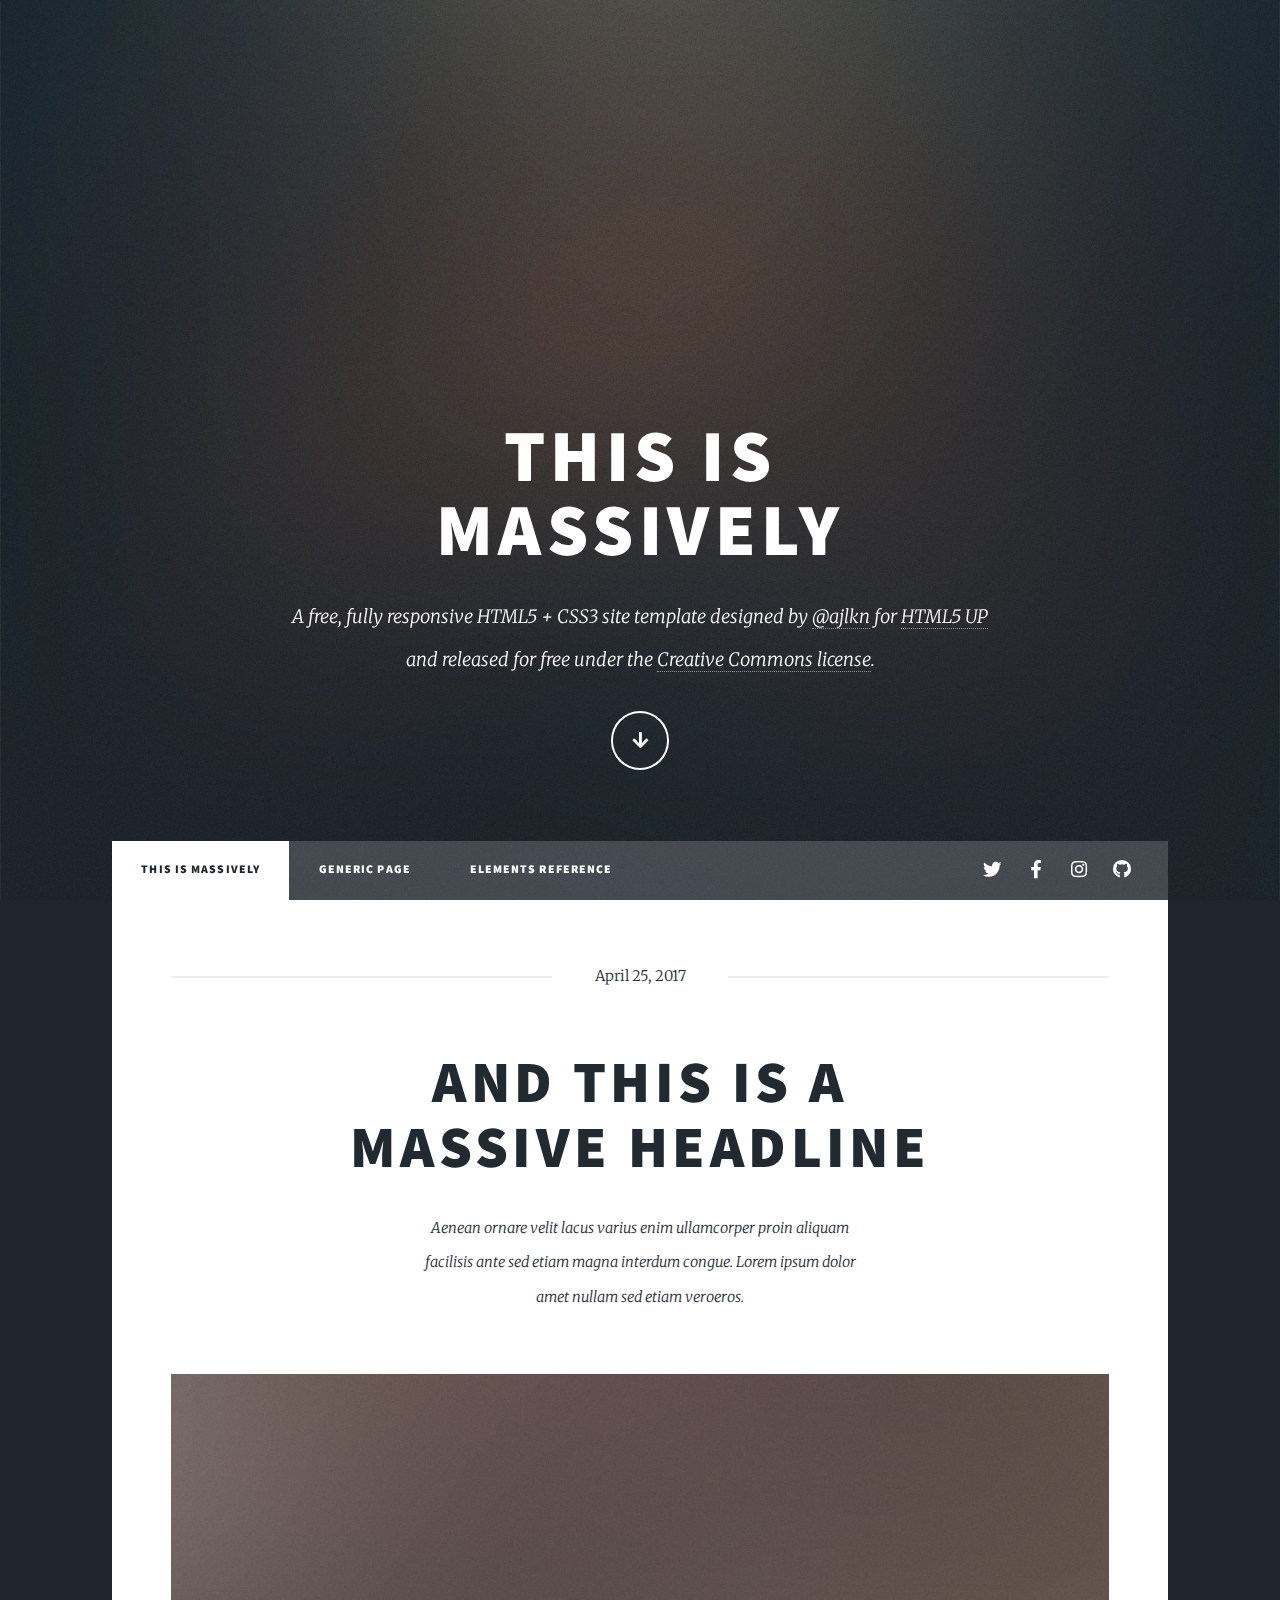
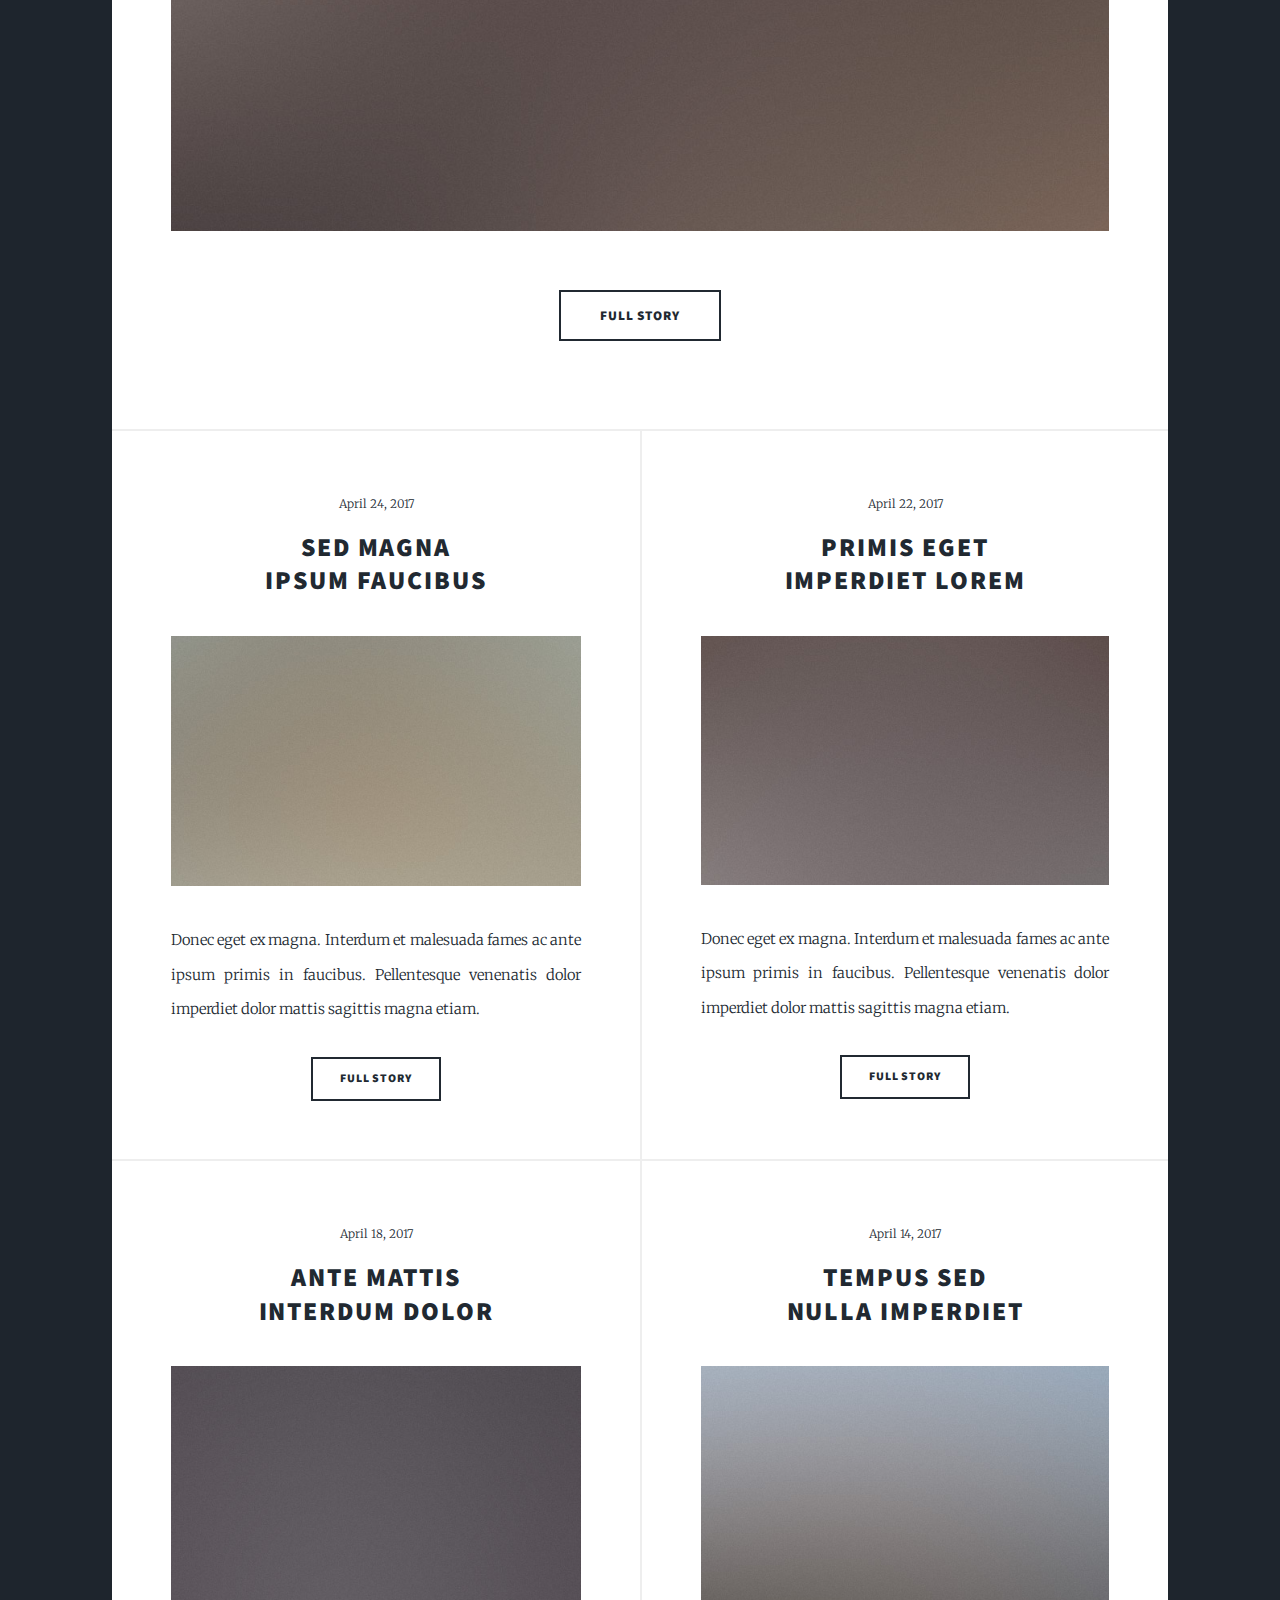
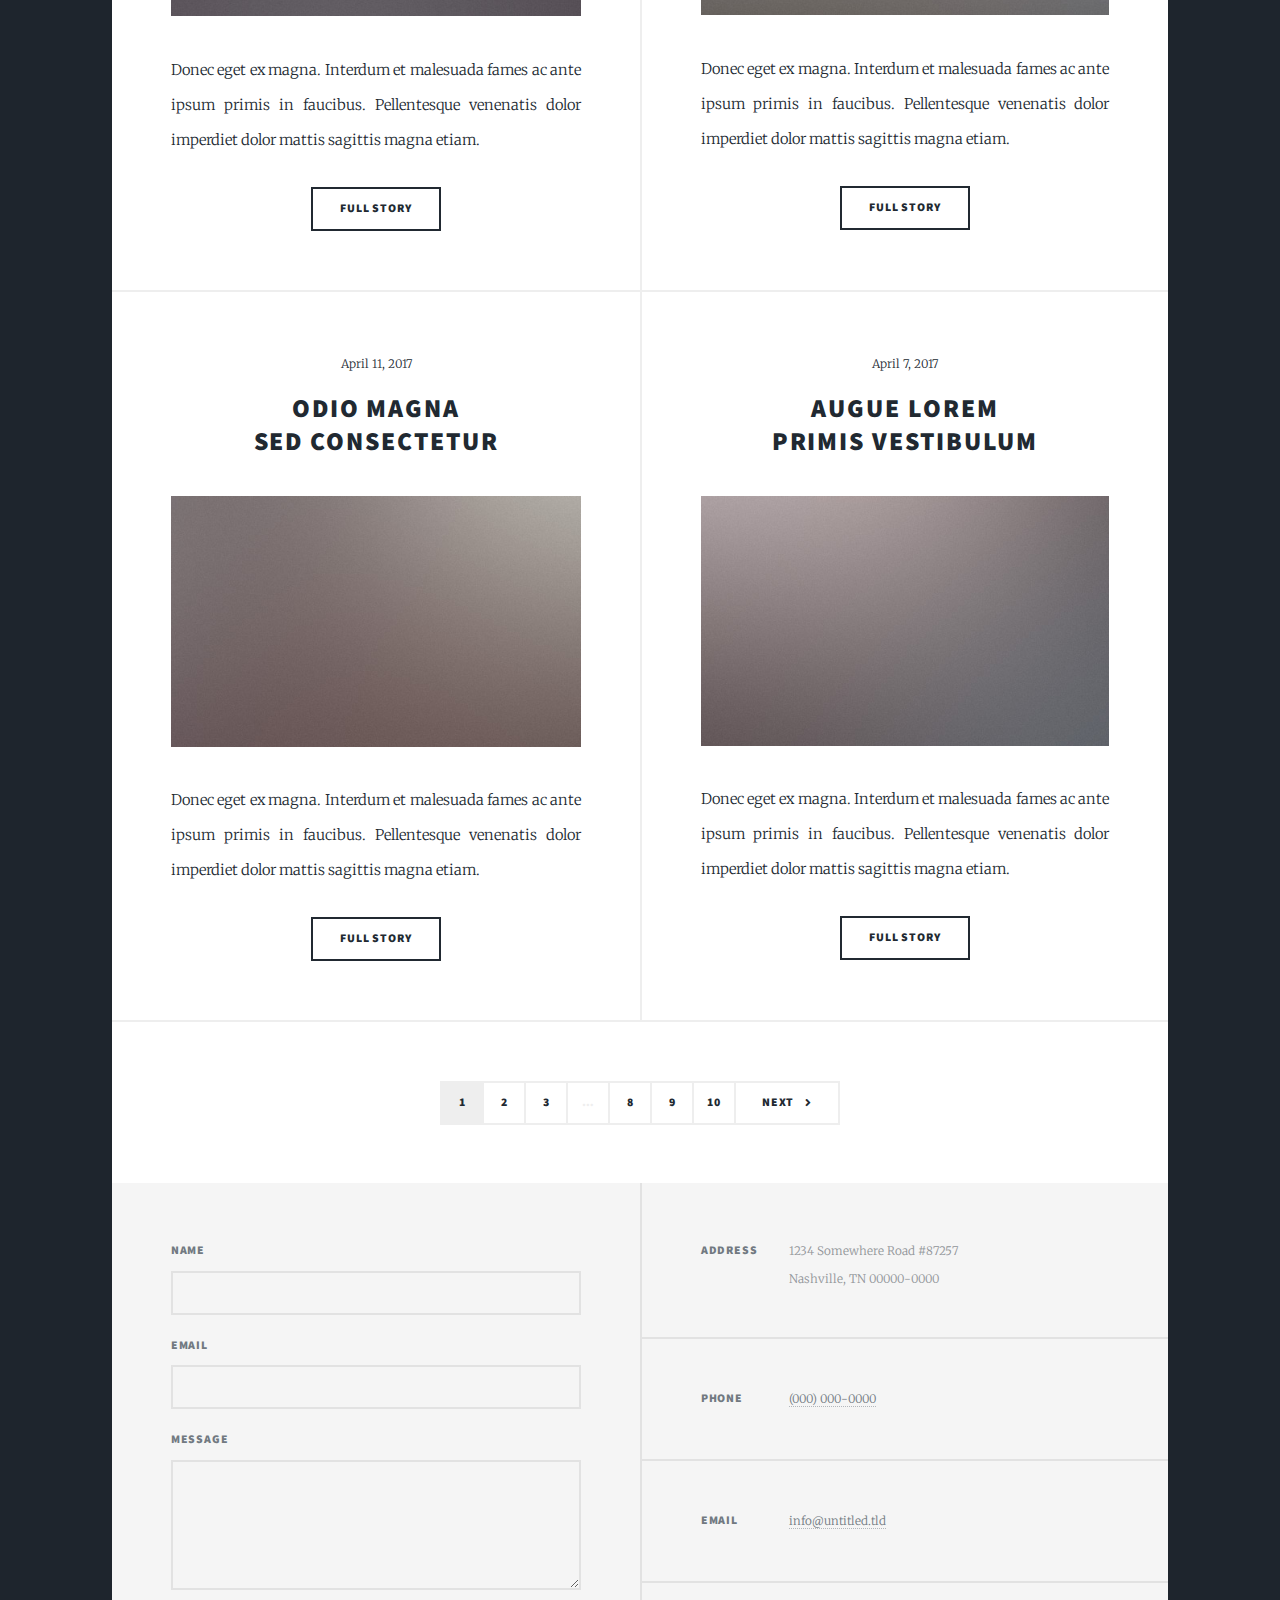
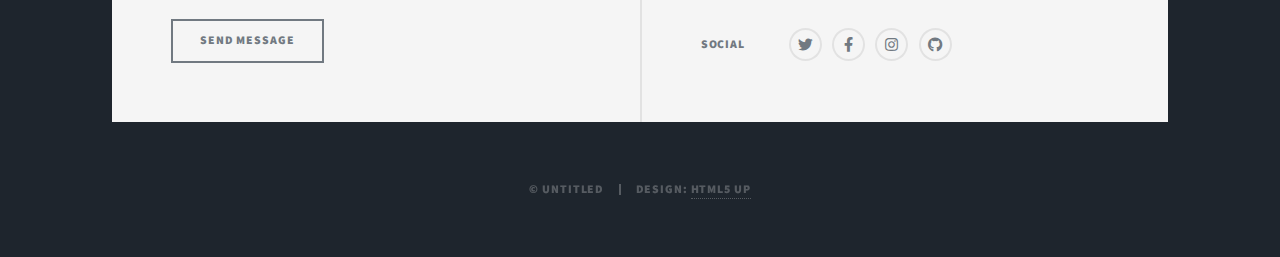
<file: index.html>
<!DOCTYPE HTML>
<!--
	Massively by HTML5 UP
	html5up.net | @ajlkn
	Free for personal and commercial use under the CCA 3.0 license (html5up.net/license)
-->
<html>
	<head>
		<title>Massively by HTML5 UP</title>
		<meta charset="utf-8" />
		<meta name="viewport" content="width=device-width, initial-scale=1, user-scalable=no" />
		<link rel="stylesheet" href="assets/css/main.css" />
		<noscript><link rel="stylesheet" href="assets/css/noscript.css" /></noscript>
	</head>
	<body class="is-preload">

		<!-- Wrapper -->
			<div id="wrapper" class="fade-in">

				<!-- Intro -->
					<div id="intro">
						<h1>This is<br />
						Massively</h1>
						<p>A free, fully responsive HTML5 + CSS3 site template designed by <a href="https://twitter.com/ajlkn">@ajlkn</a> for <a href="https://html5up.net">HTML5 UP</a><br />
						and released for free under the <a href="https://html5up.net/license">Creative Commons license</a>.</p>
						<ul class="actions">
							<li><a href="#header" class="button icon solid solo fa-arrow-down scrolly">Continue</a></li>
						</ul>
					</div>

				<!-- Header -->
					<header id="header">
						<a href="index.html" class="logo">Massively</a>
					</header>

				<!-- Nav -->
					<nav id="nav">
						<ul class="links">
							<li class="active"><a href="index.html">This is Massively</a></li>
							<li><a href="generic.html">Generic Page</a></li>
							<li><a href="elements.html">Elements Reference</a></li>
						</ul>
						<ul class="icons">
							<li><a href="#" class="icon brands fa-twitter"><span class="label">Twitter</span></a></li>
							<li><a href="#" class="icon brands fa-facebook-f"><span class="label">Facebook</span></a></li>
							<li><a href="#" class="icon brands fa-instagram"><span class="label">Instagram</span></a></li>
							<li><a href="#" class="icon brands fa-github"><span class="label">GitHub</span></a></li>
						</ul>
					</nav>

				<!-- Main -->
					<div id="main">

						<!-- Featured Post -->
							<article class="post featured">
								<header class="major">
									<span class="date">April 25, 2017</span>
									<h2><a href="#">And this is a<br />
									massive headline</a></h2>
									<p>Aenean ornare velit lacus varius enim ullamcorper proin aliquam<br />
									facilisis ante sed etiam magna interdum congue. Lorem ipsum dolor<br />
									amet nullam sed etiam veroeros.</p>
								</header>
								<a href="#" class="image main"><img src="images/pic01.jpg" alt="" /></a>
								<ul class="actions special">
									<li><a href="#" class="button large">Full Story</a></li>
								</ul>
							</article>

						<!-- Posts -->
							<section class="posts">
								<article>
									<header>
										<span class="date">April 24, 2017</span>
										<h2><a href="#">Sed magna<br />
										ipsum faucibus</a></h2>
									</header>
									<a href="#" class="image fit"><img src="images/pic02.jpg" alt="" /></a>
									<p>Donec eget ex magna. Interdum et malesuada fames ac ante ipsum primis in faucibus. Pellentesque venenatis dolor imperdiet dolor mattis sagittis magna etiam.</p>
									<ul class="actions special">
										<li><a href="#" class="button">Full Story</a></li>
									</ul>
								</article>
								<article>
									<header>
										<span class="date">April 22, 2017</span>
										<h2><a href="#">Primis eget<br />
										imperdiet lorem</a></h2>
									</header>
									<a href="#" class="image fit"><img src="images/pic03.jpg" alt="" /></a>
									<p>Donec eget ex magna. Interdum et malesuada fames ac ante ipsum primis in faucibus. Pellentesque venenatis dolor imperdiet dolor mattis sagittis magna etiam.</p>
									<ul class="actions special">
										<li><a href="#" class="button">Full Story</a></li>
									</ul>
								</article>
								<article>
									<header>
										<span class="date">April 18, 2017</span>
										<h2><a href="#">Ante mattis<br />
										interdum dolor</a></h2>
									</header>
									<a href="#" class="image fit"><img src="images/pic04.jpg" alt="" /></a>
									<p>Donec eget ex magna. Interdum et malesuada fames ac ante ipsum primis in faucibus. Pellentesque venenatis dolor imperdiet dolor mattis sagittis magna etiam.</p>
									<ul class="actions special">
										<li><a href="#" class="button">Full Story</a></li>
									</ul>
								</article>
								<article>
									<header>
										<span class="date">April 14, 2017</span>
										<h2><a href="#">Tempus sed<br />
										nulla imperdiet</a></h2>
									</header>
									<a href="#" class="image fit"><img src="images/pic05.jpg" alt="" /></a>
									<p>Donec eget ex magna. Interdum et malesuada fames ac ante ipsum primis in faucibus. Pellentesque venenatis dolor imperdiet dolor mattis sagittis magna etiam.</p>
									<ul class="actions special">
										<li><a href="#" class="button">Full Story</a></li>
									</ul>
								</article>
								<article>
									<header>
										<span class="date">April 11, 2017</span>
										<h2><a href="#">Odio magna<br />
										sed consectetur</a></h2>
									</header>
									<a href="#" class="image fit"><img src="images/pic06.jpg" alt="" /></a>
									<p>Donec eget ex magna. Interdum et malesuada fames ac ante ipsum primis in faucibus. Pellentesque venenatis dolor imperdiet dolor mattis sagittis magna etiam.</p>
									<ul class="actions special">
										<li><a href="#" class="button">Full Story</a></li>
									</ul>
								</article>
								<article>
									<header>
										<span class="date">April 7, 2017</span>
										<h2><a href="#">Augue lorem<br />
										primis vestibulum</a></h2>
									</header>
									<a href="#" class="image fit"><img src="images/pic07.jpg" alt="" /></a>
									<p>Donec eget ex magna. Interdum et malesuada fames ac ante ipsum primis in faucibus. Pellentesque venenatis dolor imperdiet dolor mattis sagittis magna etiam.</p>
									<ul class="actions special">
										<li><a href="#" class="button">Full Story</a></li>
									</ul>
								</article>
							</section>

						<!-- Footer -->
							<footer>
								<div class="pagination">
									<!--<a href="#" class="previous">Prev</a>-->
									<a href="#" class="page active">1</a>
									<a href="#" class="page">2</a>
									<a href="#" class="page">3</a>
									<span class="extra">&hellip;</span>
									<a href="#" class="page">8</a>
									<a href="#" class="page">9</a>
									<a href="#" class="page">10</a>
									<a href="#" class="next">Next</a>
								</div>
							</footer>

					</div>

				<!-- Footer -->
					<footer id="footer">
						<section>
							<form method="post" action="#">
								<div class="fields">
									<div class="field">
										<label for="name">Name</label>
										<input type="text" name="name" id="name" />
									</div>
									<div class="field">
										<label for="email">Email</label>
										<input type="text" name="email" id="email" />
									</div>
									<div class="field">
										<label for="message">Message</label>
										<textarea name="message" id="message" rows="3"></textarea>
									</div>
								</div>
								<ul class="actions">
									<li><input type="submit" value="Send Message" /></li>
								</ul>
							</form>
						</section>
						<section class="split contact">
							<section class="alt">
								<h3>Address</h3>
								<p>1234 Somewhere Road #87257<br />
								Nashville, TN 00000-0000</p>
							</section>
							<section>
								<h3>Phone</h3>
								<p><a href="#">(000) 000-0000</a></p>
							</section>
							<section>
								<h3>Email</h3>
								<p><a href="#">info@untitled.tld</a></p>
							</section>
							<section>
								<h3>Social</h3>
								<ul class="icons alt">
									<li><a href="#" class="icon brands alt fa-twitter"><span class="label">Twitter</span></a></li>
									<li><a href="#" class="icon brands alt fa-facebook-f"><span class="label">Facebook</span></a></li>
									<li><a href="#" class="icon brands alt fa-instagram"><span class="label">Instagram</span></a></li>
									<li><a href="#" class="icon brands alt fa-github"><span class="label">GitHub</span></a></li>
								</ul>
							</section>
						</section>
					</footer>

				<!-- Copyright -->
					<div id="copyright">
						<ul><li>&copy; Untitled</li><li>Design: <a href="https://html5up.net">HTML5 UP</a></li></ul>
					</div>

			</div>

		<!-- Scripts -->
			<script src="assets/js/jquery.min.js"></script>
			<script src="assets/js/jquery.scrollex.min.js"></script>
			<script src="assets/js/jquery.scrolly.min.js"></script>
			<script src="assets/js/browser.min.js"></script>
			<script src="assets/js/breakpoints.min.js"></script>
			<script src="assets/js/util.js"></script>
			<script src="assets/js/main.js"></script>

	</body>
</html>
</file>
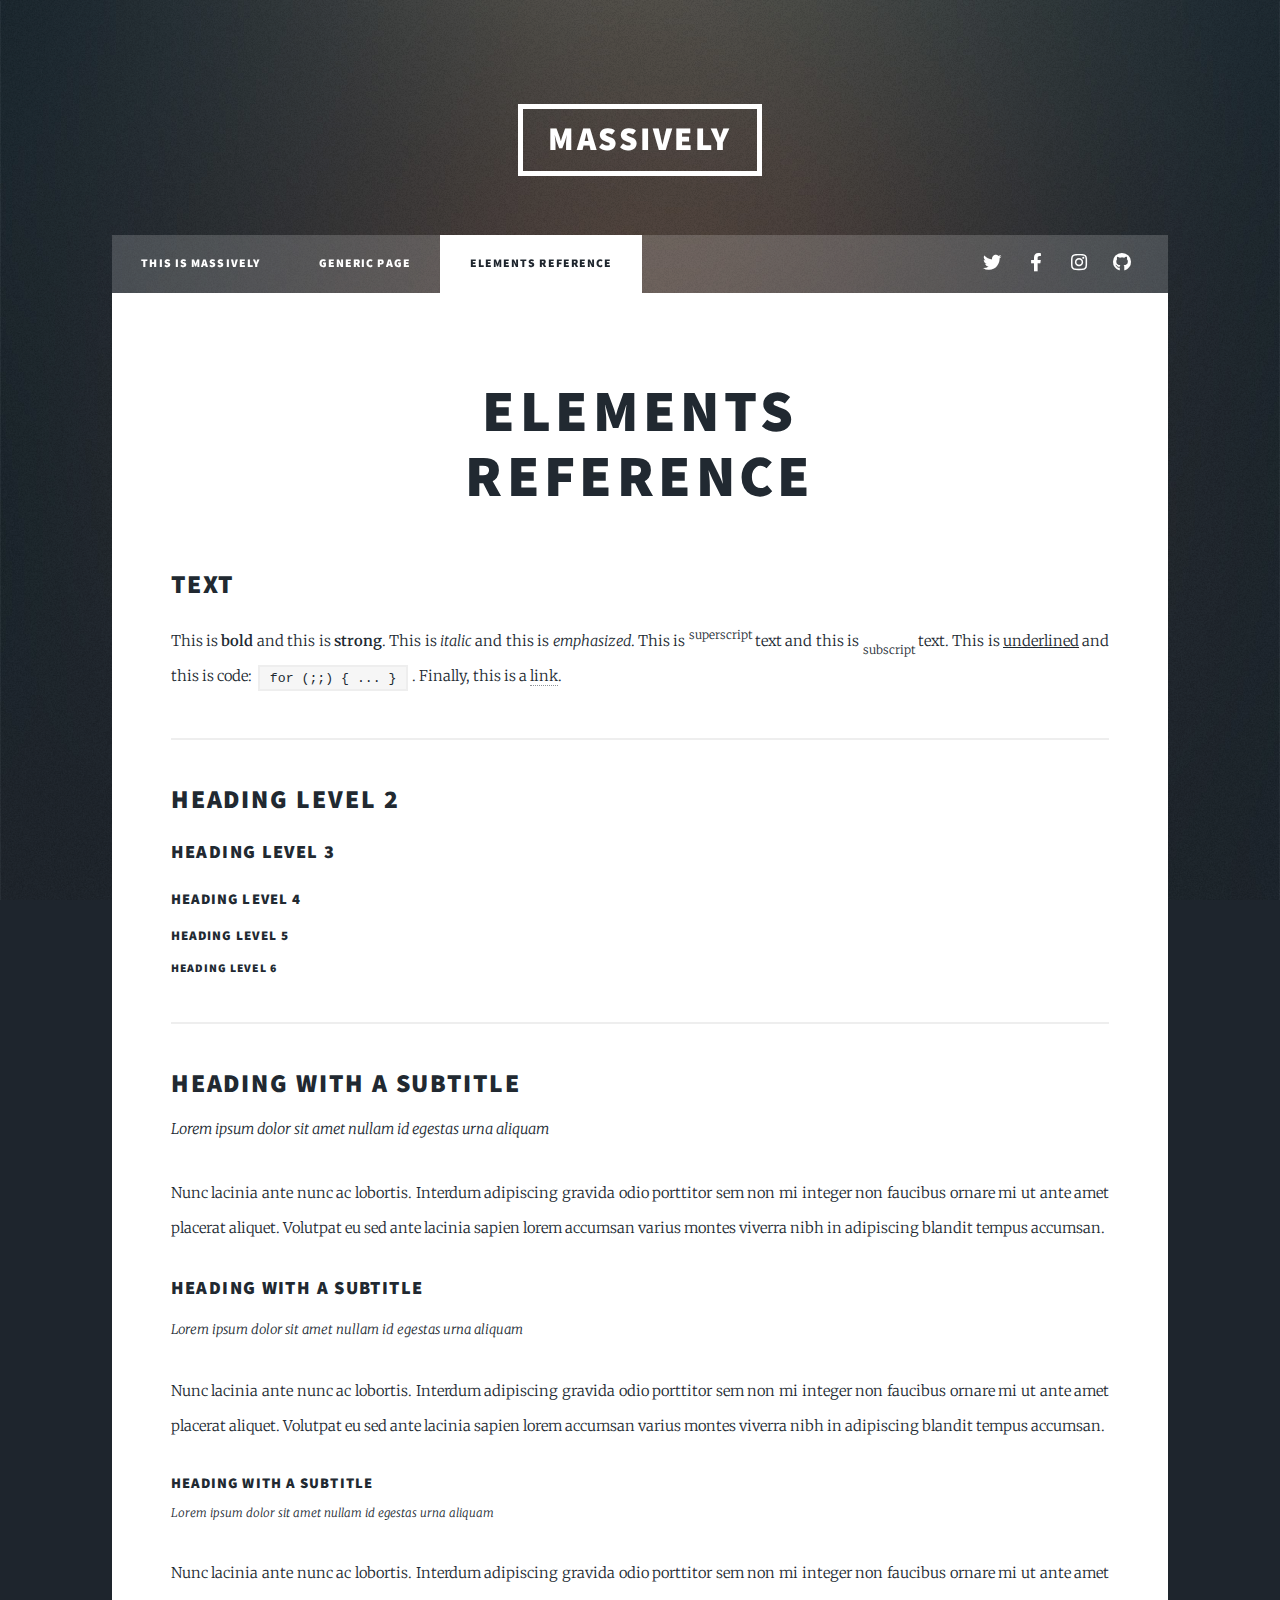
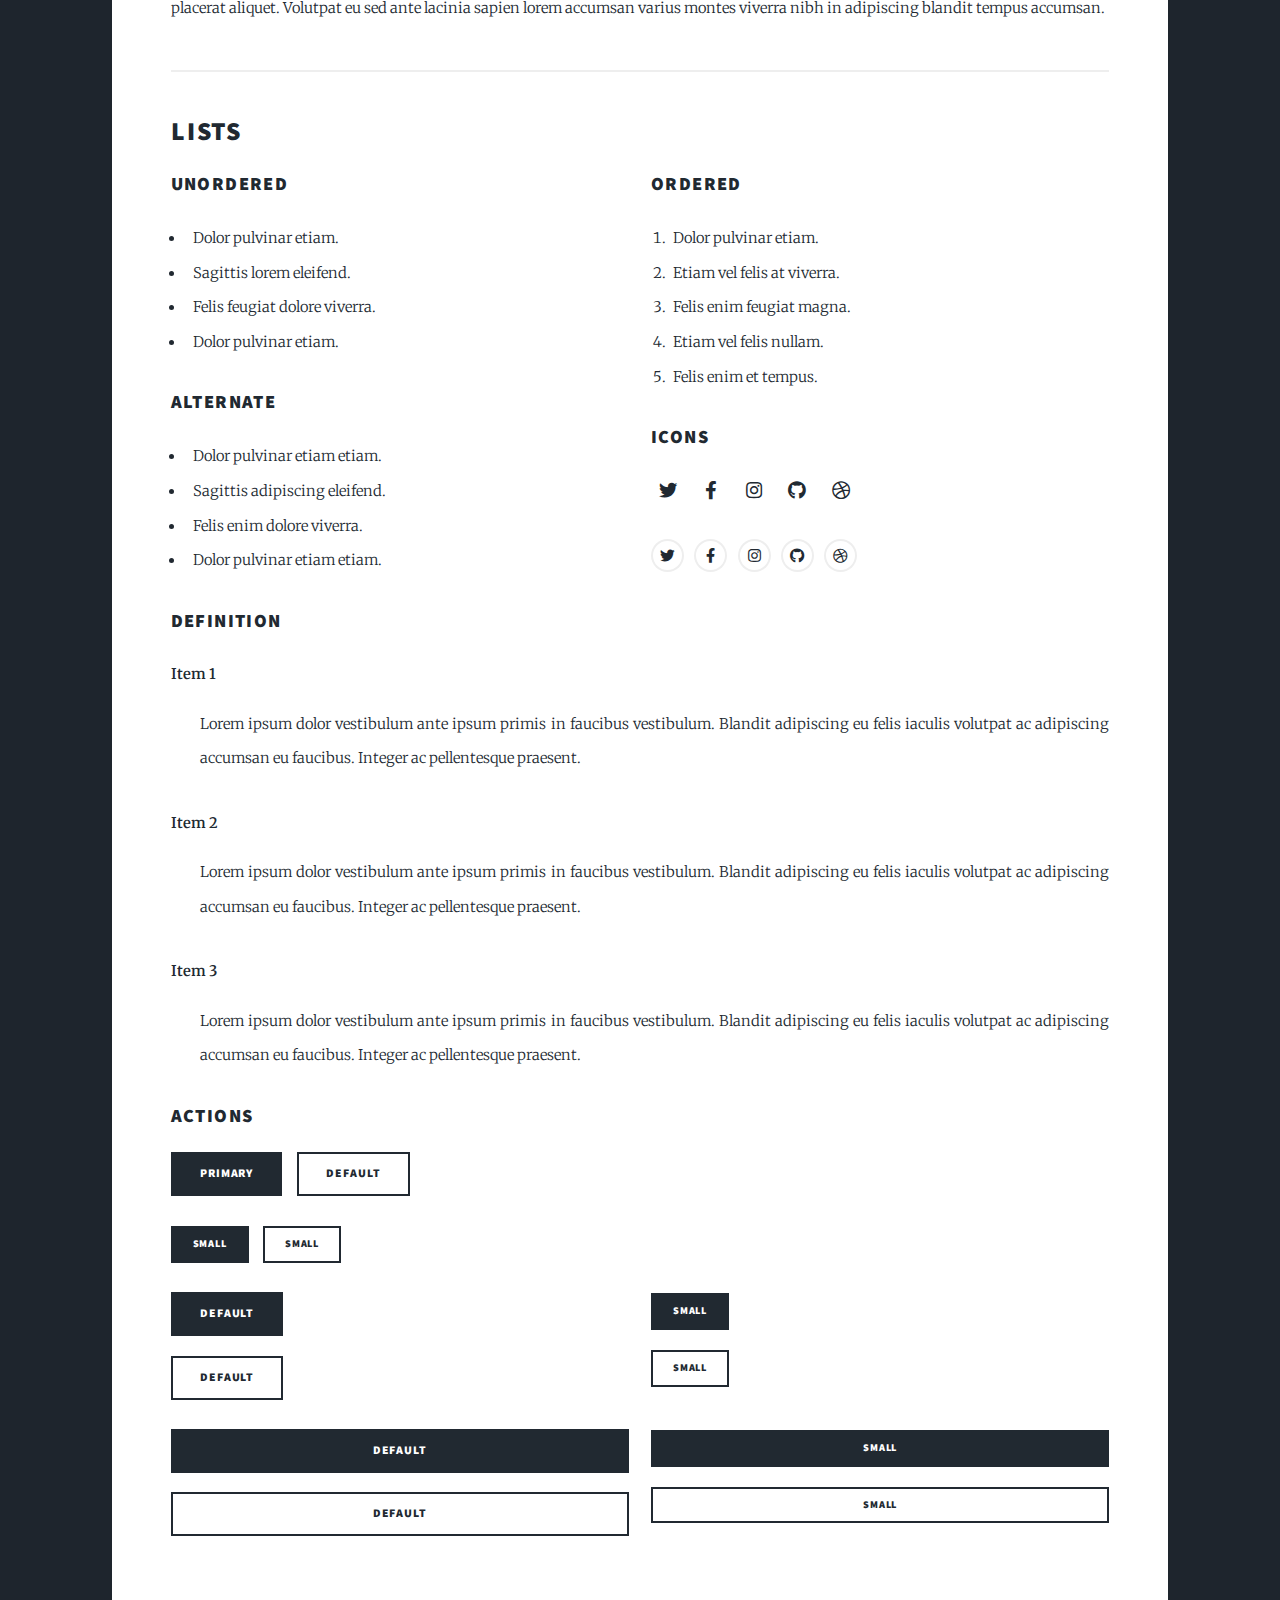
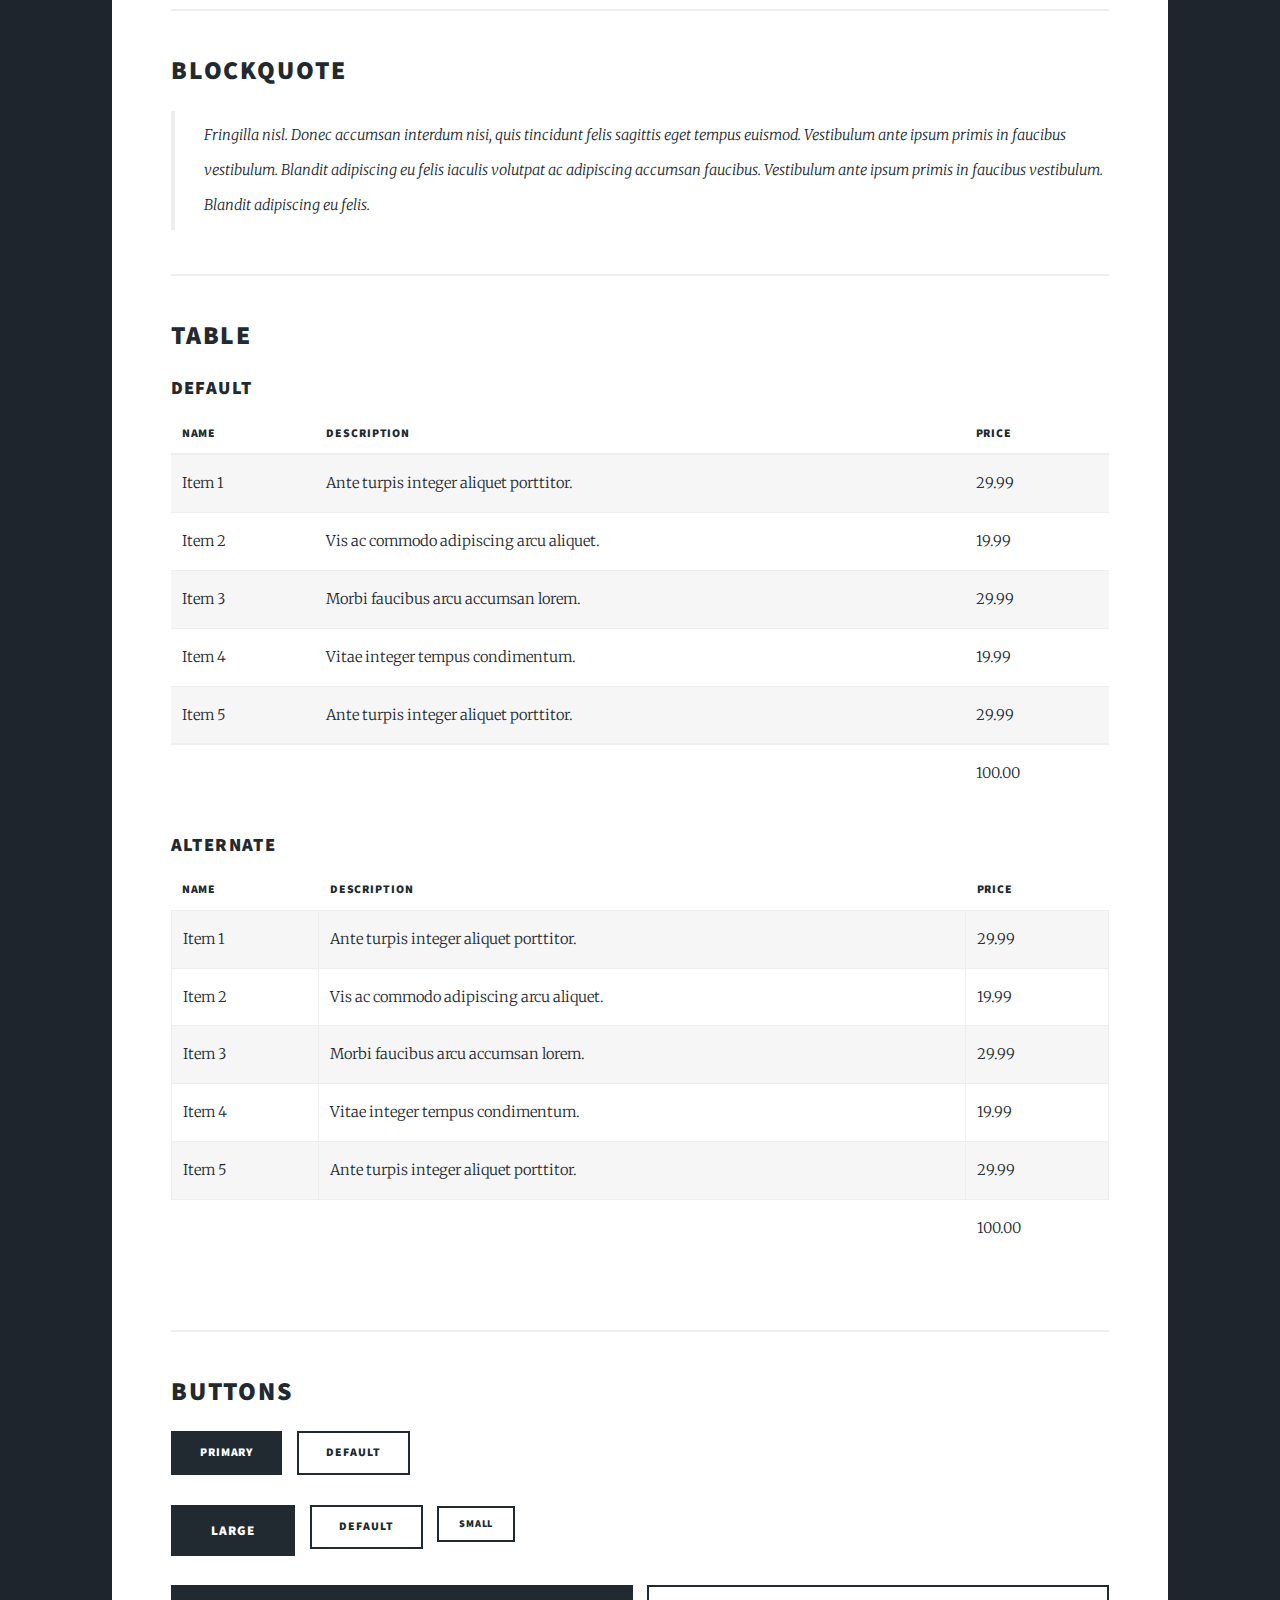
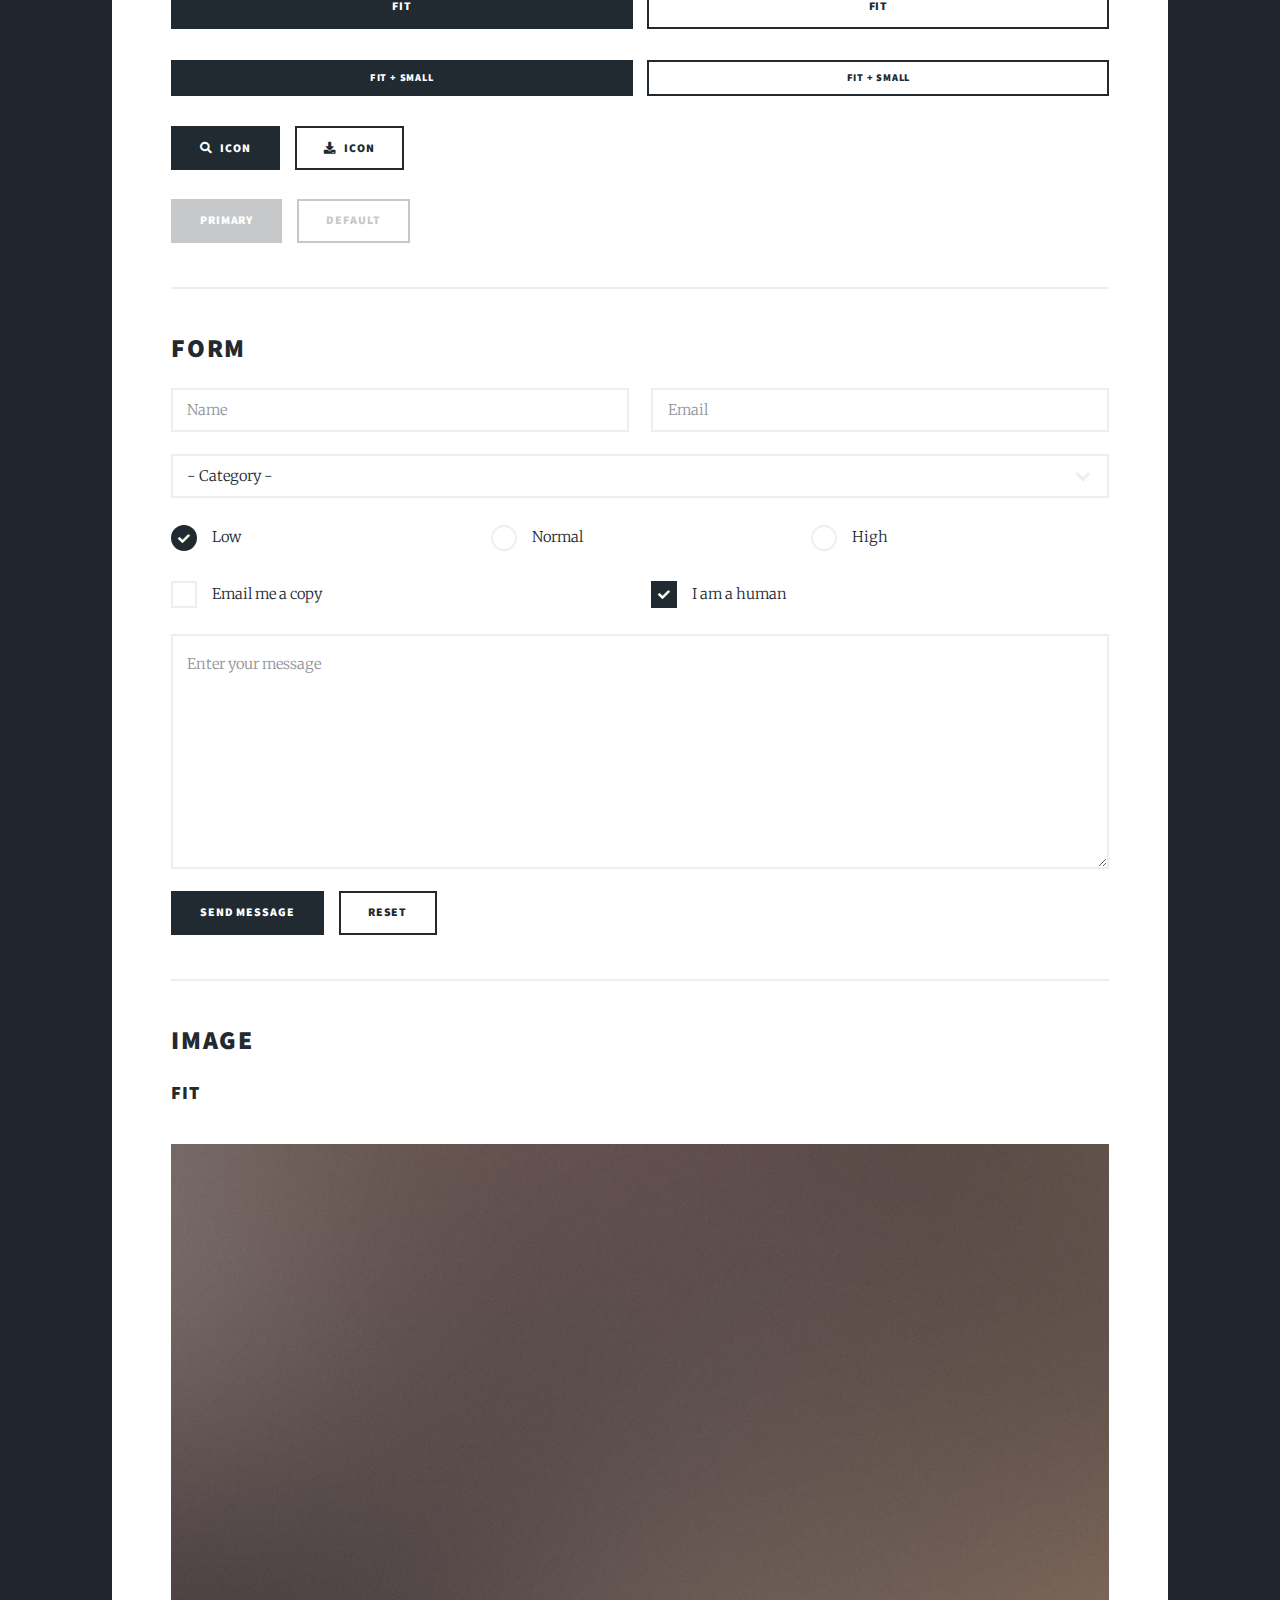
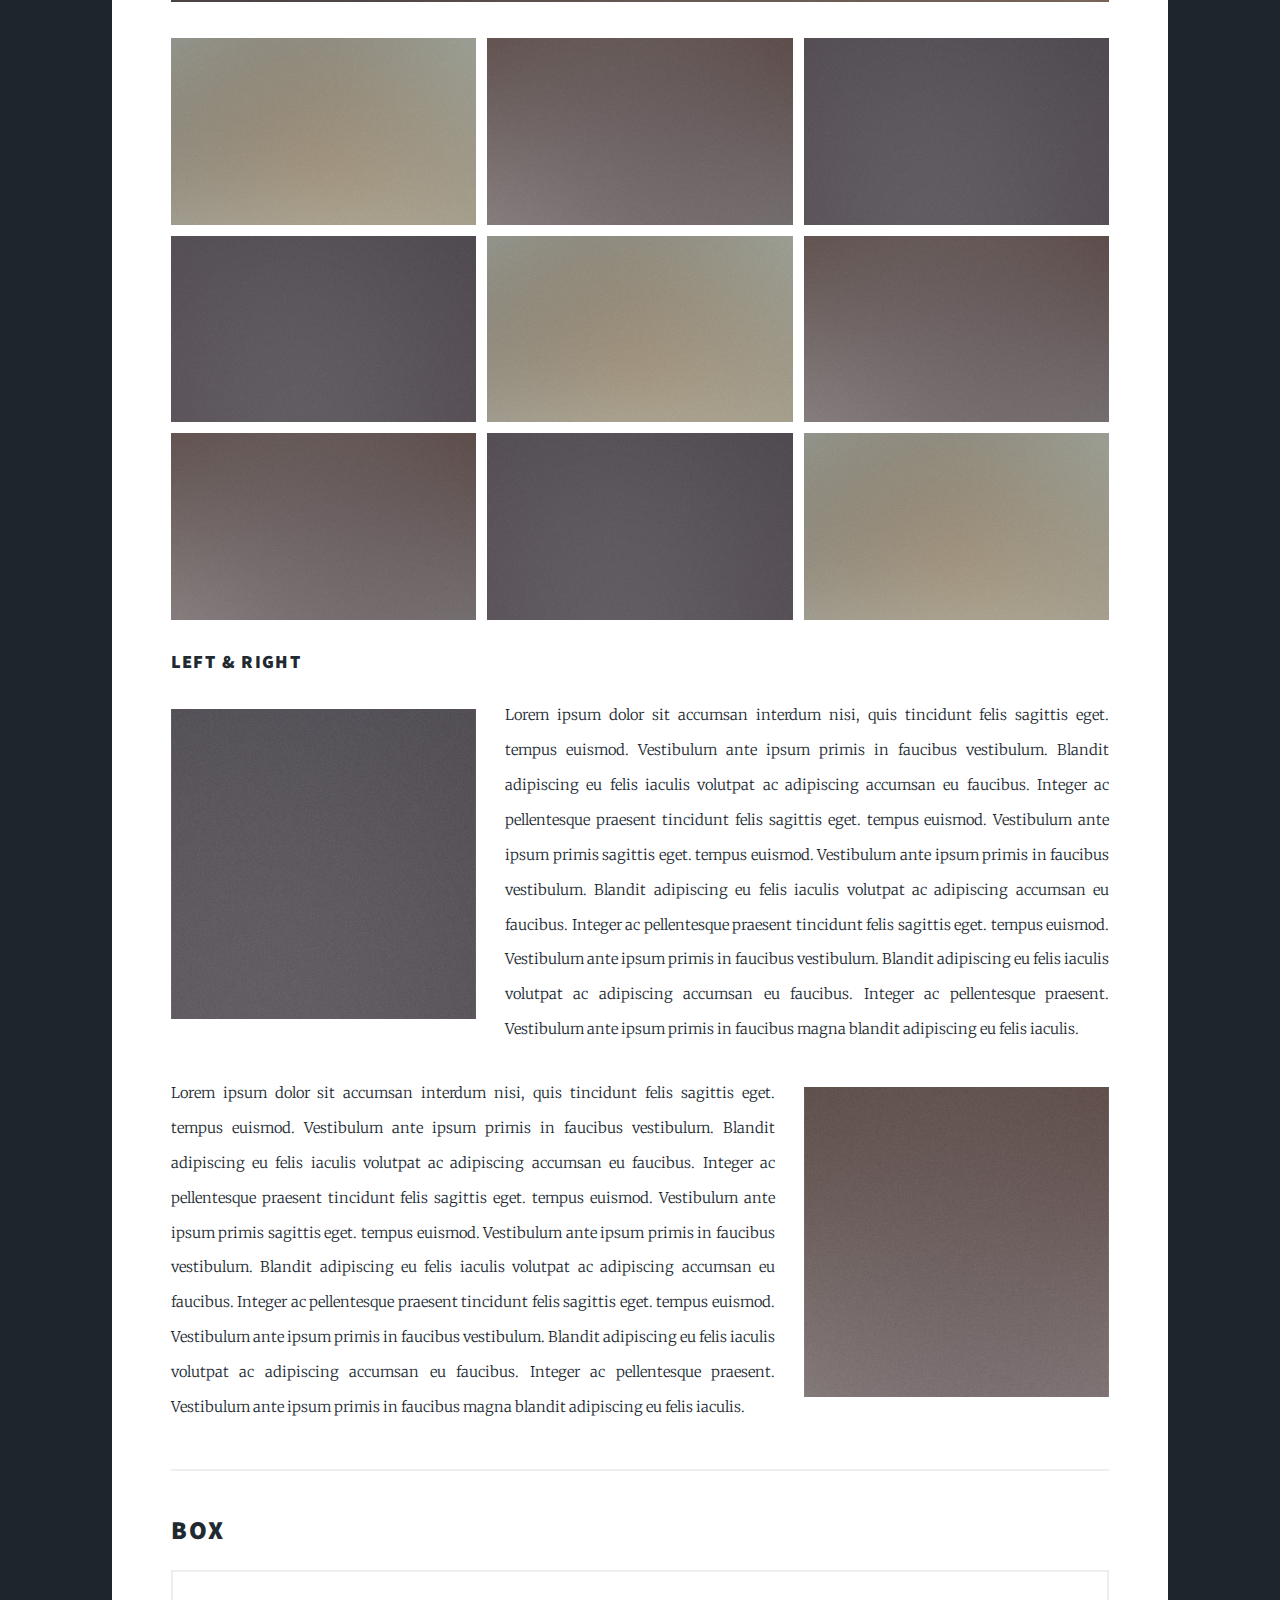
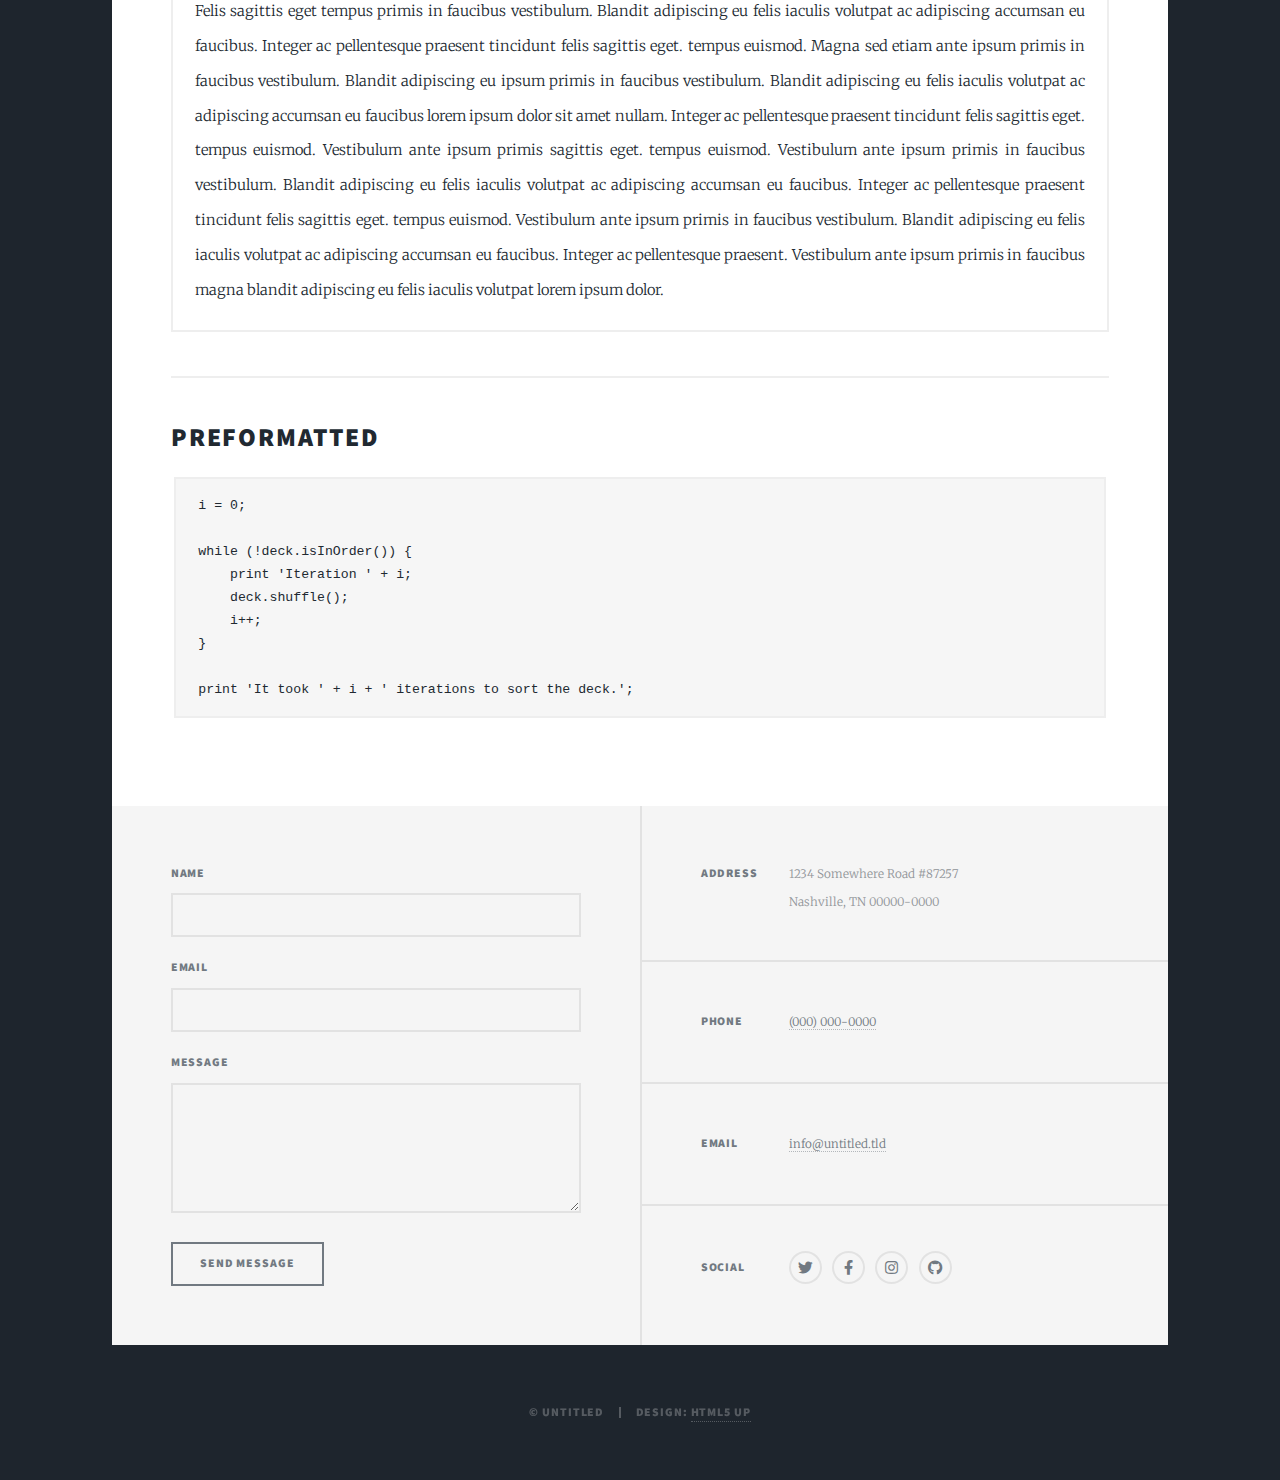
<file: elements.html>
<!DOCTYPE HTML>
<!--
	Massively by HTML5 UP
	html5up.net | @ajlkn
	Free for personal and commercial use under the CCA 3.0 license (html5up.net/license)
-->
<html>
	<head>
		<title>Elements Reference - Massively by HTML5 UP</title>
		<meta charset="utf-8" />
		<meta name="viewport" content="width=device-width, initial-scale=1, user-scalable=no" />
		<link rel="stylesheet" href="assets/css/main.css" />
		<noscript><link rel="stylesheet" href="assets/css/noscript.css" /></noscript>
	</head>
	<body class="is-preload">

		<!-- Wrapper -->
			<div id="wrapper">

				<!-- Header -->
					<header id="header">
						<a href="index.html" class="logo">Massively</a>
					</header>

				<!-- Nav -->
					<nav id="nav">
						<ul class="links">
							<li><a href="index.html">This is Massively</a></li>
							<li><a href="generic.html">Generic Page</a></li>
							<li class="active"><a href="elements.html">Elements Reference</a></li>
						</ul>
						<ul class="icons">
							<li><a href="#" class="icon brands fa-twitter"><span class="label">Twitter</span></a></li>
							<li><a href="#" class="icon brands fa-facebook-f"><span class="label">Facebook</span></a></li>
							<li><a href="#" class="icon brands fa-instagram"><span class="label">Instagram</span></a></li>
							<li><a href="#" class="icon brands fa-github"><span class="label">GitHub</span></a></li>
						</ul>
					</nav>

				<!-- Main -->
					<div id="main">

						<!-- Post -->
							<section class="post">
								<header class="major">
									<h1>Elements<br />
									Reference</h1>
								</header>

								<!-- Text stuff -->
									<h2>Text</h2>
									<p>This is <b>bold</b> and this is <strong>strong</strong>. This is <i>italic</i> and this is <em>emphasized</em>.
									This is <sup>superscript</sup> text and this is <sub>subscript</sub> text.
									This is <u>underlined</u> and this is code: <code>for (;;) { ... }</code>.
									Finally, this is a <a href="#">link</a>.</p>
									<hr />
									<h2>Heading Level 2</h2>
									<h3>Heading Level 3</h3>
									<h4>Heading Level 4</h4>
									<h5>Heading Level 5</h5>
									<h6>Heading Level 6</h6>
									<hr />
									<header>
										<h2>Heading with a Subtitle</h2>
										<p>Lorem ipsum dolor sit amet nullam id egestas urna aliquam</p>
									</header>
									<p>Nunc lacinia ante nunc ac lobortis. Interdum adipiscing gravida odio porttitor sem non mi integer non faucibus ornare mi ut ante amet placerat aliquet. Volutpat eu sed ante lacinia sapien lorem accumsan varius montes viverra nibh in adipiscing blandit tempus accumsan.</p>
									<header>
										<h3>Heading with a Subtitle</h3>
										<p>Lorem ipsum dolor sit amet nullam id egestas urna aliquam</p>
									</header>
									<p>Nunc lacinia ante nunc ac lobortis. Interdum adipiscing gravida odio porttitor sem non mi integer non faucibus ornare mi ut ante amet placerat aliquet. Volutpat eu sed ante lacinia sapien lorem accumsan varius montes viverra nibh in adipiscing blandit tempus accumsan.</p>
									<header>
										<h4>Heading with a Subtitle</h4>
										<p>Lorem ipsum dolor sit amet nullam id egestas urna aliquam</p>
									</header>
									<p>Nunc lacinia ante nunc ac lobortis. Interdum adipiscing gravida odio porttitor sem non mi integer non faucibus ornare mi ut ante amet placerat aliquet. Volutpat eu sed ante lacinia sapien lorem accumsan varius montes viverra nibh in adipiscing blandit tempus accumsan.</p>

									<hr />

								<!-- Lists -->
									<h2>Lists</h2>
									<div class="row">
										<div class="col-6 col-12-small">

											<h3>Unordered</h3>
											<ul>
												<li>Dolor pulvinar etiam.</li>
												<li>Sagittis lorem eleifend.</li>
												<li>Felis feugiat dolore viverra.</li>
												<li>Dolor pulvinar etiam.</li>
											</ul>

											<h3>Alternate</h3>
											<ul class="alt">
												<li>Dolor pulvinar etiam etiam.</li>
												<li>Sagittis adipiscing eleifend.</li>
												<li>Felis enim dolore viverra.</li>
												<li>Dolor pulvinar etiam etiam.</li>
											</ul>

										</div>
										<div class="col-6 col-12-small">

											<h3>Ordered</h3>
											<ol>
												<li>Dolor pulvinar etiam.</li>
												<li>Etiam vel felis at viverra.</li>
												<li>Felis enim feugiat magna.</li>
												<li>Etiam vel felis nullam.</li>
												<li>Felis enim et tempus.</li>
											</ol>

											<h3>Icons</h3>
											<ul class="icons">
												<li><a href="#" class="icon brands fa-twitter"><span class="label">Twitter</span></a></li>
												<li><a href="#" class="icon brands fa-facebook-f"><span class="label">Facebook</span></a></li>
												<li><a href="#" class="icon brands fa-instagram"><span class="label">Instagram</span></a></li>
												<li><a href="#" class="icon brands fa-github"><span class="label">Github</span></a></li>
												<li><a href="#" class="icon brands fa-dribbble"><span class="label">Dribbble</span></a></li>
											</ul>
											<ul class="icons alt">
												<li><a href="#" class="icon brands alt fa-twitter"><span class="label">Twitter</span></a></li>
												<li><a href="#" class="icon brands alt fa-facebook-f"><span class="label">Facebook</span></a></li>
												<li><a href="#" class="icon brands alt fa-instagram"><span class="label">Instagram</span></a></li>
												<li><a href="#" class="icon brands alt fa-github"><span class="label">Github</span></a></li>
												<li><a href="#" class="icon brands alt fa-dribbble"><span class="label">Dribbble</span></a></li>
											</ul>

										</div>
									</div>
									<h3>Definition</h3>
									<dl>
										<dt>Item 1</dt>
										<dd>
											<p>Lorem ipsum dolor vestibulum ante ipsum primis in faucibus vestibulum. Blandit adipiscing eu felis iaculis volutpat ac adipiscing accumsan eu faucibus. Integer ac pellentesque praesent.</p>
										</dd>
										<dt>Item 2</dt>
										<dd>
											<p>Lorem ipsum dolor vestibulum ante ipsum primis in faucibus vestibulum. Blandit adipiscing eu felis iaculis volutpat ac adipiscing accumsan eu faucibus. Integer ac pellentesque praesent.</p>
										</dd>
										<dt>Item 3</dt>
										<dd>
											<p>Lorem ipsum dolor vestibulum ante ipsum primis in faucibus vestibulum. Blandit adipiscing eu felis iaculis volutpat ac adipiscing accumsan eu faucibus. Integer ac pellentesque praesent.</p>
										</dd>
									</dl>

									<h3>Actions</h3>
									<ul class="actions">
										<li><a href="#" class="button primary">Primary</a></li>
										<li><a href="#" class="button">Default</a></li>
									</ul>
									<ul class="actions small">
										<li><a href="#" class="button primary small">Small</a></li>
										<li><a href="#" class="button small">Small</a></li>
									</ul>
									<div class="row">
										<div class="col-6 col-12-small">
											<ul class="actions stacked">
												<li><a href="#" class="button primary">Default</a></li>
												<li><a href="#" class="button">Default</a></li>
											</ul>
										</div>
										<div class="col-6 col-12-small">
											<ul class="actions stacked">
												<li><a href="#" class="button primary small">Small</a></li>
												<li><a href="#" class="button small">Small</a></li>
											</ul>
										</div>
									</div>
									<div class="row">
										<div class="col-6 col-12-small">
											<ul class="actions stacked">
												<li><a href="#" class="button primary fit">Default</a></li>
												<li><a href="#" class="button fit">Default</a></li>
											</ul>
										</div>
										<div class="col-6 col-12-small">
											<ul class="actions stacked">
												<li><a href="#" class="button primary small fit">Small</a></li>
												<li><a href="#" class="button small fit">Small</a></li>
											</ul>
										</div>
									</div>

									<hr />

								<!-- Blockquote -->
									<h2>Blockquote</h2>
									<blockquote>Fringilla nisl. Donec accumsan interdum nisi, quis tincidunt felis sagittis eget tempus euismod. Vestibulum ante ipsum primis in faucibus vestibulum. Blandit adipiscing eu felis iaculis volutpat ac adipiscing accumsan faucibus. Vestibulum ante ipsum primis in faucibus vestibulum. Blandit adipiscing eu felis.</blockquote>

									<hr />

								<!-- Table -->
									<h2>Table</h2>

									<h3>Default</h3>
									<div class="table-wrapper">
										<table>
											<thead>
												<tr>
													<th>Name</th>
													<th>Description</th>
													<th>Price</th>
												</tr>
											</thead>
											<tbody>
												<tr>
													<td>Item 1</td>
													<td>Ante turpis integer aliquet porttitor.</td>
													<td>29.99</td>
												</tr>
												<tr>
													<td>Item 2</td>
													<td>Vis ac commodo adipiscing arcu aliquet.</td>
													<td>19.99</td>
												</tr>
												<tr>
													<td>Item 3</td>
													<td> Morbi faucibus arcu accumsan lorem.</td>
													<td>29.99</td>
												</tr>
												<tr>
													<td>Item 4</td>
													<td>Vitae integer tempus condimentum.</td>
													<td>19.99</td>
												</tr>
												<tr>
													<td>Item 5</td>
													<td>Ante turpis integer aliquet porttitor.</td>
													<td>29.99</td>
												</tr>
											</tbody>
											<tfoot>
												<tr>
													<td colspan="2"></td>
													<td>100.00</td>
												</tr>
											</tfoot>
										</table>
									</div>

									<h3>Alternate</h3>
									<div class="table-wrapper">
										<table class="alt">
											<thead>
												<tr>
													<th>Name</th>
													<th>Description</th>
													<th>Price</th>
												</tr>
											</thead>
											<tbody>
												<tr>
													<td>Item 1</td>
													<td>Ante turpis integer aliquet porttitor.</td>
													<td>29.99</td>
												</tr>
												<tr>
													<td>Item 2</td>
													<td>Vis ac commodo adipiscing arcu aliquet.</td>
													<td>19.99</td>
												</tr>
												<tr>
													<td>Item 3</td>
													<td> Morbi faucibus arcu accumsan lorem.</td>
													<td>29.99</td>
												</tr>
												<tr>
													<td>Item 4</td>
													<td>Vitae integer tempus condimentum.</td>
													<td>19.99</td>
												</tr>
												<tr>
													<td>Item 5</td>
													<td>Ante turpis integer aliquet porttitor.</td>
													<td>29.99</td>
												</tr>
											</tbody>
											<tfoot>
												<tr>
													<td colspan="2"></td>
													<td>100.00</td>
												</tr>
											</tfoot>
										</table>
									</div>

									<hr />

								<!-- Buttons -->
									<h2>Buttons</h2>
									<ul class="actions">
										<li><a href="#" class="button primary">Primary</a></li>
										<li><a href="#" class="button">Default</a></li>
									</ul>
									<ul class="actions">
										<li><a href="#" class="button primary large">Large</a></li>
										<li><a href="#" class="button">Default</a></li>
										<li><a href="#" class="button small">Small</a></li>
									</ul>
									<ul class="actions fit">
										<li><a href="#" class="button primary fit">Fit</a></li>
										<li><a href="#" class="button fit">Fit</a></li>
									</ul>
									<ul class="actions fit small">
										<li><a href="#" class="button primary fit small">Fit + Small</a></li>
										<li><a href="#" class="button fit small">Fit + Small</a></li>
									</ul>
									<ul class="actions">
										<li><a href="#" class="button primary icon solid fa-search">Icon</a></li>
										<li><a href="#" class="button icon solid fa-download">Icon</a></li>
									</ul>
									<ul class="actions">
										<li><span class="button primary disabled">Primary</span></li>
										<li><span class="button disabled">Default</span></li>
									</ul>

									<hr />

								<!-- Form -->
									<h2>Form</h2>

									<form method="post" action="#">
										<div class="row gtr-uniform">
											<div class="col-6 col-12-xsmall">
												<input type="text" name="demo-name" id="demo-name" value="" placeholder="Name" />
											</div>
											<div class="col-6 col-12-xsmall">
												<input type="email" name="demo-email" id="demo-email" value="" placeholder="Email" />
											</div>
											<!-- Break -->
											<div class="col-12">
												<select name="demo-category" id="demo-category">
													<option value="">- Category -</option>
													<option value="1">Manufacturing</option>
													<option value="1">Shipping</option>
													<option value="1">Administration</option>
													<option value="1">Human Resources</option>
												</select>
											</div>
											<!-- Break -->
											<div class="col-4 col-12-small">
												<input type="radio" id="demo-priority-low" name="demo-priority" checked>
												<label for="demo-priority-low">Low</label>
											</div>
											<div class="col-4 col-12-small">
												<input type="radio" id="demo-priority-normal" name="demo-priority">
												<label for="demo-priority-normal">Normal</label>
											</div>
											<div class="col-4 col-12-small">
												<input type="radio" id="demo-priority-high" name="demo-priority">
												<label for="demo-priority-high">High</label>
											</div>
											<!-- Break -->
											<div class="col-6 col-12-small">
												<input type="checkbox" id="demo-copy" name="demo-copy">
												<label for="demo-copy">Email me a copy</label>
											</div>
											<div class="col-6 col-12-small">
												<input type="checkbox" id="demo-human" name="demo-human" checked>
												<label for="demo-human">I am a human</label>
											</div>
											<!-- Break -->
											<div class="col-12">
												<textarea name="demo-message" id="demo-message" placeholder="Enter your message" rows="6"></textarea>
											</div>
											<!-- Break -->
											<div class="col-12">
												<ul class="actions">
													<li><input type="submit" value="Send Message" class="primary" /></li>
													<li><input type="reset" value="Reset" /></li>
												</ul>
											</div>
										</div>
									</form>

									<hr />

								<!-- Image -->
									<h2>Image</h2>

									<h3>Fit</h3>
									<span class="image fit"><img src="images/pic01.jpg" alt="" /></span>
									<div class="box alt">
										<div class="row gtr-50 gtr-uniform">
											<div class="col-4"><span class="image fit"><img src="images/pic02.jpg" alt="" /></span></div>
											<div class="col-4"><span class="image fit"><img src="images/pic03.jpg" alt="" /></span></div>
											<div class="col-4"><span class="image fit"><img src="images/pic04.jpg" alt="" /></span></div>
											<!-- Break -->
											<div class="col-4"><span class="image fit"><img src="images/pic04.jpg" alt="" /></span></div>
											<div class="col-4"><span class="image fit"><img src="images/pic02.jpg" alt="" /></span></div>
											<div class="col-4"><span class="image fit"><img src="images/pic03.jpg" alt="" /></span></div>
											<!-- Break -->
											<div class="col-4"><span class="image fit"><img src="images/pic03.jpg" alt="" /></span></div>
											<div class="col-4"><span class="image fit"><img src="images/pic04.jpg" alt="" /></span></div>
											<div class="col-4"><span class="image fit"><img src="images/pic02.jpg" alt="" /></span></div>
										</div>
									</div>

									<h3>Left &amp; Right</h3>
									<p><span class="image left"><img src="images/pic08.jpg" alt="" /></span>Lorem ipsum dolor sit accumsan interdum nisi, quis tincidunt felis sagittis eget. tempus euismod. Vestibulum ante ipsum primis in faucibus vestibulum. Blandit adipiscing eu felis iaculis volutpat ac adipiscing accumsan eu faucibus. Integer ac pellentesque praesent tincidunt felis sagittis eget. tempus euismod. Vestibulum ante ipsum primis sagittis eget. tempus euismod. Vestibulum ante ipsum primis in faucibus vestibulum. Blandit adipiscing eu felis iaculis volutpat ac adipiscing accumsan eu faucibus. Integer ac pellentesque praesent tincidunt felis sagittis eget. tempus euismod. Vestibulum ante ipsum primis in faucibus vestibulum. Blandit adipiscing eu felis iaculis volutpat ac adipiscing accumsan eu faucibus. Integer ac pellentesque praesent. Vestibulum ante ipsum primis in faucibus magna blandit adipiscing eu felis iaculis.</p>
									<p><span class="image right"><img src="images/pic09.jpg" alt="" /></span>Lorem ipsum dolor sit accumsan interdum nisi, quis tincidunt felis sagittis eget. tempus euismod. Vestibulum ante ipsum primis in faucibus vestibulum. Blandit adipiscing eu felis iaculis volutpat ac adipiscing accumsan eu faucibus. Integer ac pellentesque praesent tincidunt felis sagittis eget. tempus euismod. Vestibulum ante ipsum primis sagittis eget. tempus euismod. Vestibulum ante ipsum primis in faucibus vestibulum. Blandit adipiscing eu felis iaculis volutpat ac adipiscing accumsan eu faucibus. Integer ac pellentesque praesent tincidunt felis sagittis eget. tempus euismod. Vestibulum ante ipsum primis in faucibus vestibulum. Blandit adipiscing eu felis iaculis volutpat ac adipiscing accumsan eu faucibus. Integer ac pellentesque praesent. Vestibulum ante ipsum primis in faucibus magna blandit adipiscing eu felis iaculis.</p>

									<hr />

								<!-- Box -->
									<h2>Box</h2>
									<div class="box">
										<p>Felis sagittis eget tempus primis in faucibus vestibulum. Blandit adipiscing eu felis iaculis volutpat ac adipiscing accumsan eu faucibus. Integer ac pellentesque praesent tincidunt felis sagittis eget. tempus euismod. Magna sed etiam ante ipsum primis in faucibus vestibulum. Blandit adipiscing eu ipsum primis in faucibus vestibulum. Blandit adipiscing eu felis iaculis volutpat ac adipiscing accumsan eu faucibus lorem ipsum dolor sit amet nullam. Integer ac pellentesque praesent tincidunt felis sagittis eget. tempus euismod. Vestibulum ante ipsum primis sagittis eget. tempus euismod. Vestibulum ante ipsum primis in faucibus vestibulum. Blandit adipiscing eu felis iaculis volutpat ac adipiscing accumsan eu faucibus. Integer ac pellentesque praesent tincidunt felis sagittis eget. tempus euismod. Vestibulum ante ipsum primis in faucibus vestibulum. Blandit adipiscing eu felis iaculis volutpat ac adipiscing accumsan eu faucibus. Integer ac pellentesque praesent. Vestibulum ante ipsum primis in faucibus magna blandit adipiscing eu felis iaculis volutpat lorem ipsum dolor.</p>
									</div>

									<hr />

								<!-- Preformatted Code -->
									<h2>Preformatted</h2>
									<pre><code>i = 0;

while (!deck.isInOrder()) {
    print 'Iteration ' + i;
    deck.shuffle();
    i++;
}

print 'It took ' + i + ' iterations to sort the deck.';
</code></pre>

							</section>

					</div>

				<!-- Footer -->
					<footer id="footer">
						<section>
							<form method="post" action="#">
								<div class="fields">
									<div class="field">
										<label for="name">Name</label>
										<input type="text" name="name" id="name" />
									</div>
									<div class="field">
										<label for="email">Email</label>
										<input type="text" name="email" id="email" />
									</div>
									<div class="field">
										<label for="message">Message</label>
										<textarea name="message" id="message" rows="3"></textarea>
									</div>
								</div>
								<ul class="actions">
									<li><input type="submit" value="Send Message" /></li>
								</ul>
							</form>
						</section>
						<section class="split contact">
							<section class="alt">
								<h3>Address</h3>
								<p>1234 Somewhere Road #87257<br />
								Nashville, TN 00000-0000</p>
							</section>
							<section>
								<h3>Phone</h3>
								<p><a href="#">(000) 000-0000</a></p>
							</section>
							<section>
								<h3>Email</h3>
								<p><a href="#">info@untitled.tld</a></p>
							</section>
							<section>
								<h3>Social</h3>
								<ul class="icons alt">
									<li><a href="#" class="icon brands alt fa-twitter"><span class="label">Twitter</span></a></li>
									<li><a href="#" class="icon brands alt fa-facebook-f"><span class="label">Facebook</span></a></li>
									<li><a href="#" class="icon brands alt fa-instagram"><span class="label">Instagram</span></a></li>
									<li><a href="#" class="icon brands alt fa-github"><span class="label">GitHub</span></a></li>
								</ul>
							</section>
						</section>
					</footer>

				<!-- Copyright -->
					<div id="copyright">
						<ul><li>&copy; Untitled</li><li>Design: <a href="https://html5up.net">HTML5 UP</a></li></ul>
					</div>

			</div>

		<!-- Scripts -->
			<script src="assets/js/jquery.min.js"></script>
			<script src="assets/js/jquery.scrollex.min.js"></script>
			<script src="assets/js/jquery.scrolly.min.js"></script>
			<script src="assets/js/browser.min.js"></script>
			<script src="assets/js/breakpoints.min.js"></script>
			<script src="assets/js/util.js"></script>
			<script src="assets/js/main.js"></script>

	</body>
</html>
</file>
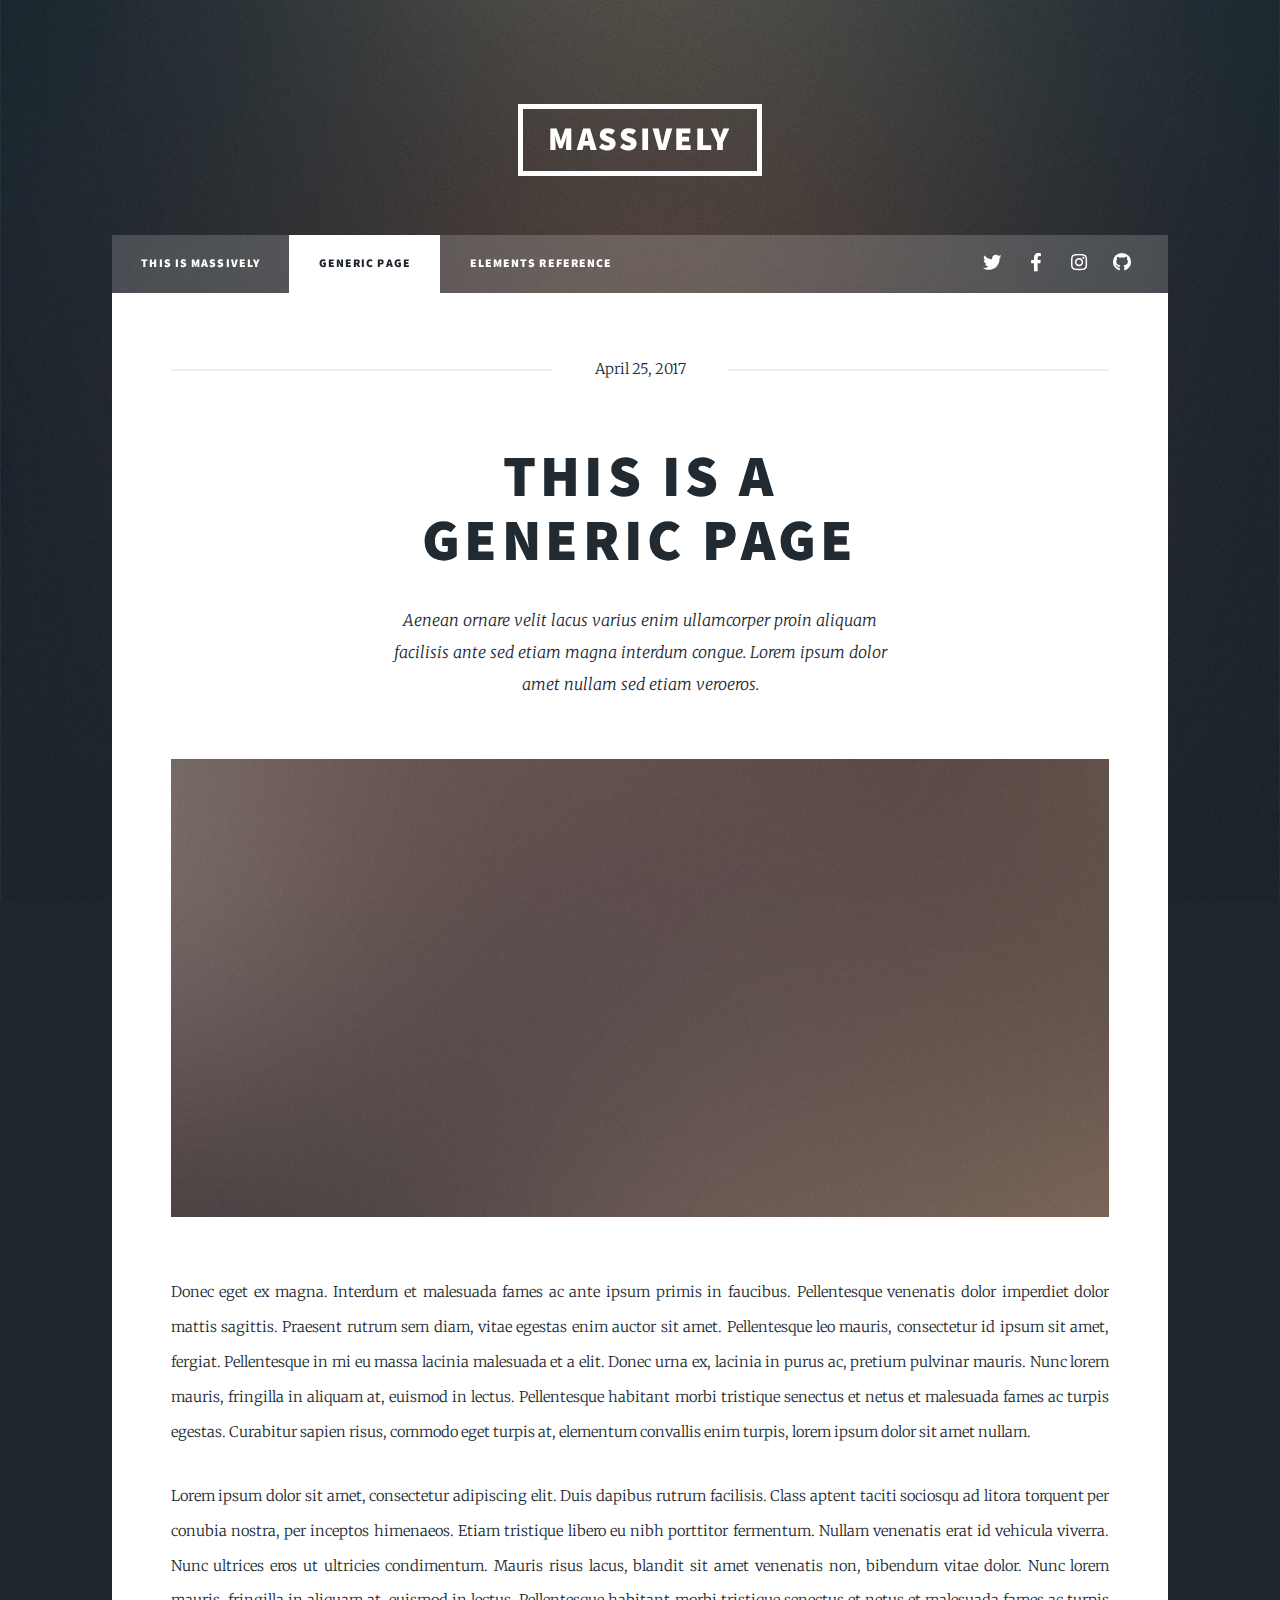
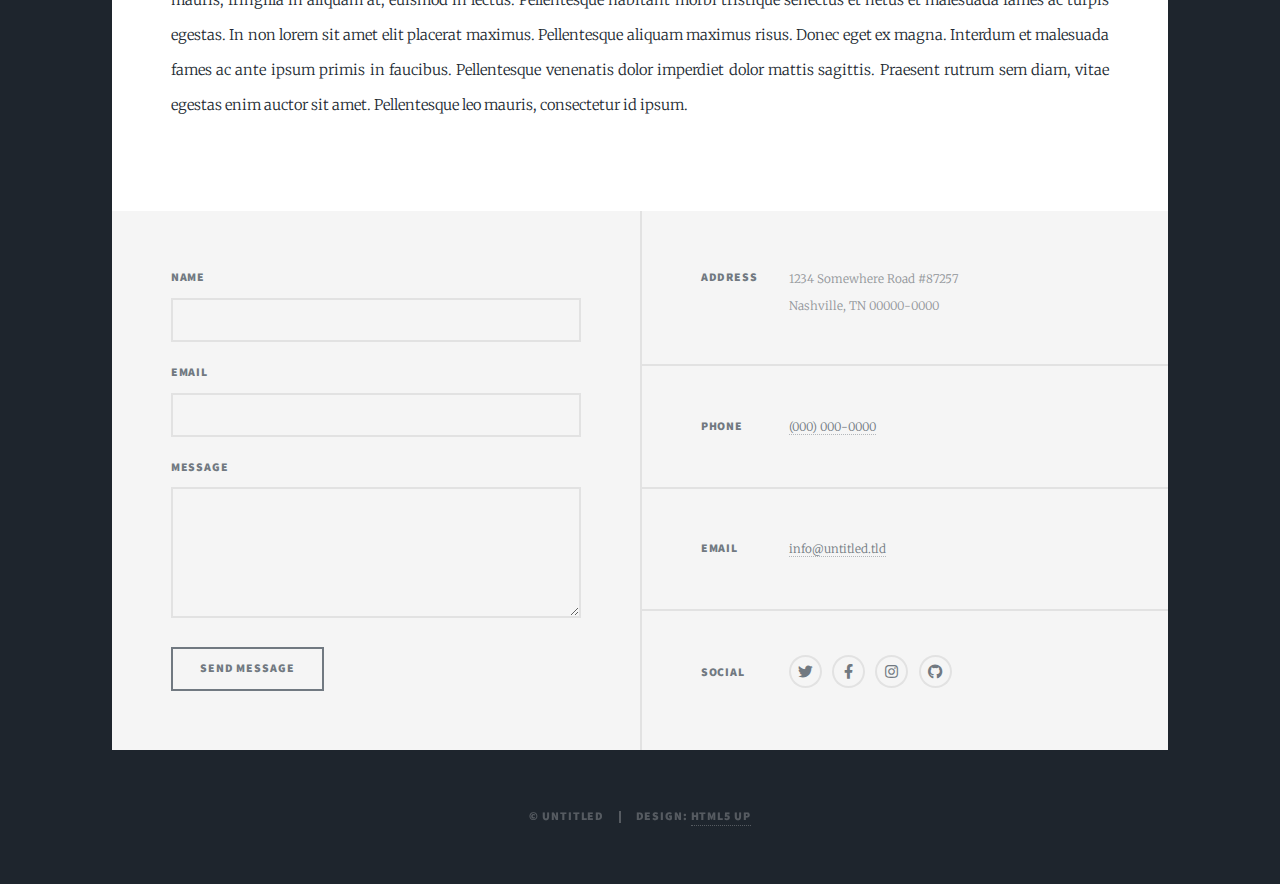
<file: generic.html>
<!DOCTYPE HTML>
<!--
	Massively by HTML5 UP
	html5up.net | @ajlkn
	Free for personal and commercial use under the CCA 3.0 license (html5up.net/license)
-->
<html>
	<head>
		<title>Generic Page - Massively by HTML5 UP</title>
		<meta charset="utf-8" />
		<meta name="viewport" content="width=device-width, initial-scale=1, user-scalable=no" />
		<link rel="stylesheet" href="assets/css/main.css" />
		<noscript><link rel="stylesheet" href="assets/css/noscript.css" /></noscript>
	</head>
	<body class="is-preload">

		<!-- Wrapper -->
			<div id="wrapper">

				<!-- Header -->
					<header id="header">
						<a href="index.html" class="logo">Massively</a>
					</header>

				<!-- Nav -->
					<nav id="nav">
						<ul class="links">
							<li><a href="index.html">This is Massively</a></li>
							<li class="active"><a href="generic.html">Generic Page</a></li>
							<li><a href="elements.html">Elements Reference</a></li>
						</ul>
						<ul class="icons">
							<li><a href="#" class="icon brands fa-twitter"><span class="label">Twitter</span></a></li>
							<li><a href="#" class="icon brands fa-facebook-f"><span class="label">Facebook</span></a></li>
							<li><a href="#" class="icon brands fa-instagram"><span class="label">Instagram</span></a></li>
							<li><a href="#" class="icon brands fa-github"><span class="label">GitHub</span></a></li>
						</ul>
					</nav>

				<!-- Main -->
					<div id="main">

						<!-- Post -->
							<section class="post">
								<header class="major">
									<span class="date">April 25, 2017</span>
									<h1>This is a<br />
									Generic Page</h1>
									<p>Aenean ornare velit lacus varius enim ullamcorper proin aliquam<br />
									facilisis ante sed etiam magna interdum congue. Lorem ipsum dolor<br />
									amet nullam sed etiam veroeros.</p>
								</header>
								<div class="image main"><img src="images/pic01.jpg" alt="" /></div>
								<p>Donec eget ex magna. Interdum et malesuada fames ac ante ipsum primis in faucibus. Pellentesque venenatis dolor imperdiet dolor mattis sagittis. Praesent rutrum sem diam, vitae egestas enim auctor sit amet. Pellentesque leo mauris, consectetur id ipsum sit amet, fergiat. Pellentesque in mi eu massa lacinia malesuada et a elit. Donec urna ex, lacinia in purus ac, pretium pulvinar mauris. Nunc lorem mauris, fringilla in aliquam at, euismod in lectus. Pellentesque habitant morbi tristique senectus et netus et malesuada fames ac turpis egestas. Curabitur sapien risus, commodo eget turpis at, elementum convallis enim turpis, lorem ipsum dolor sit amet nullam.</p>
								<p>Lorem ipsum dolor sit amet, consectetur adipiscing elit. Duis dapibus rutrum facilisis. Class aptent taciti sociosqu ad litora torquent per conubia nostra, per inceptos himenaeos. Etiam tristique libero eu nibh porttitor fermentum. Nullam venenatis erat id vehicula viverra. Nunc ultrices eros ut ultricies condimentum. Mauris risus lacus, blandit sit amet venenatis non, bibendum vitae dolor. Nunc lorem mauris, fringilla in aliquam at, euismod in lectus. Pellentesque habitant morbi tristique senectus et netus et malesuada fames ac turpis egestas. In non lorem sit amet elit placerat maximus. Pellentesque aliquam maximus risus. Donec eget ex magna. Interdum et malesuada fames ac ante ipsum primis in faucibus. Pellentesque venenatis dolor imperdiet dolor mattis sagittis. Praesent rutrum sem diam, vitae egestas enim auctor sit amet. Pellentesque leo mauris, consectetur id ipsum.</p>
							</section>

					</div>

				<!-- Footer -->
					<footer id="footer">
						<section>
							<form method="post" action="#">
								<div class="fields">
									<div class="field">
										<label for="name">Name</label>
										<input type="text" name="name" id="name" />
									</div>
									<div class="field">
										<label for="email">Email</label>
										<input type="text" name="email" id="email" />
									</div>
									<div class="field">
										<label for="message">Message</label>
										<textarea name="message" id="message" rows="3"></textarea>
									</div>
								</div>
								<ul class="actions">
									<li><input type="submit" value="Send Message" /></li>
								</ul>
							</form>
						</section>
						<section class="split contact">
							<section class="alt">
								<h3>Address</h3>
								<p>1234 Somewhere Road #87257<br />
								Nashville, TN 00000-0000</p>
							</section>
							<section>
								<h3>Phone</h3>
								<p><a href="#">(000) 000-0000</a></p>
							</section>
							<section>
								<h3>Email</h3>
								<p><a href="#">info@untitled.tld</a></p>
							</section>
							<section>
								<h3>Social</h3>
								<ul class="icons alt">
									<li><a href="#" class="icon brands alt fa-twitter"><span class="label">Twitter</span></a></li>
									<li><a href="#" class="icon brands alt fa-facebook-f"><span class="label">Facebook</span></a></li>
									<li><a href="#" class="icon brands alt fa-instagram"><span class="label">Instagram</span></a></li>
									<li><a href="#" class="icon brands alt fa-github"><span class="label">GitHub</span></a></li>
								</ul>
							</section>
						</section>
					</footer>

				<!-- Copyright -->
					<div id="copyright">
						<ul><li>&copy; Untitled</li><li>Design: <a href="https://html5up.net">HTML5 UP</a></li></ul>
					</div>

			</div>

		<!-- Scripts -->
			<script src="assets/js/jquery.min.js"></script>
			<script src="assets/js/jquery.scrollex.min.js"></script>
			<script src="assets/js/jquery.scrolly.min.js"></script>
			<script src="assets/js/browser.min.js"></script>
			<script src="assets/js/breakpoints.min.js"></script>
			<script src="assets/js/util.js"></script>
			<script src="assets/js/main.js"></script>

	</body>
</html>
</file>
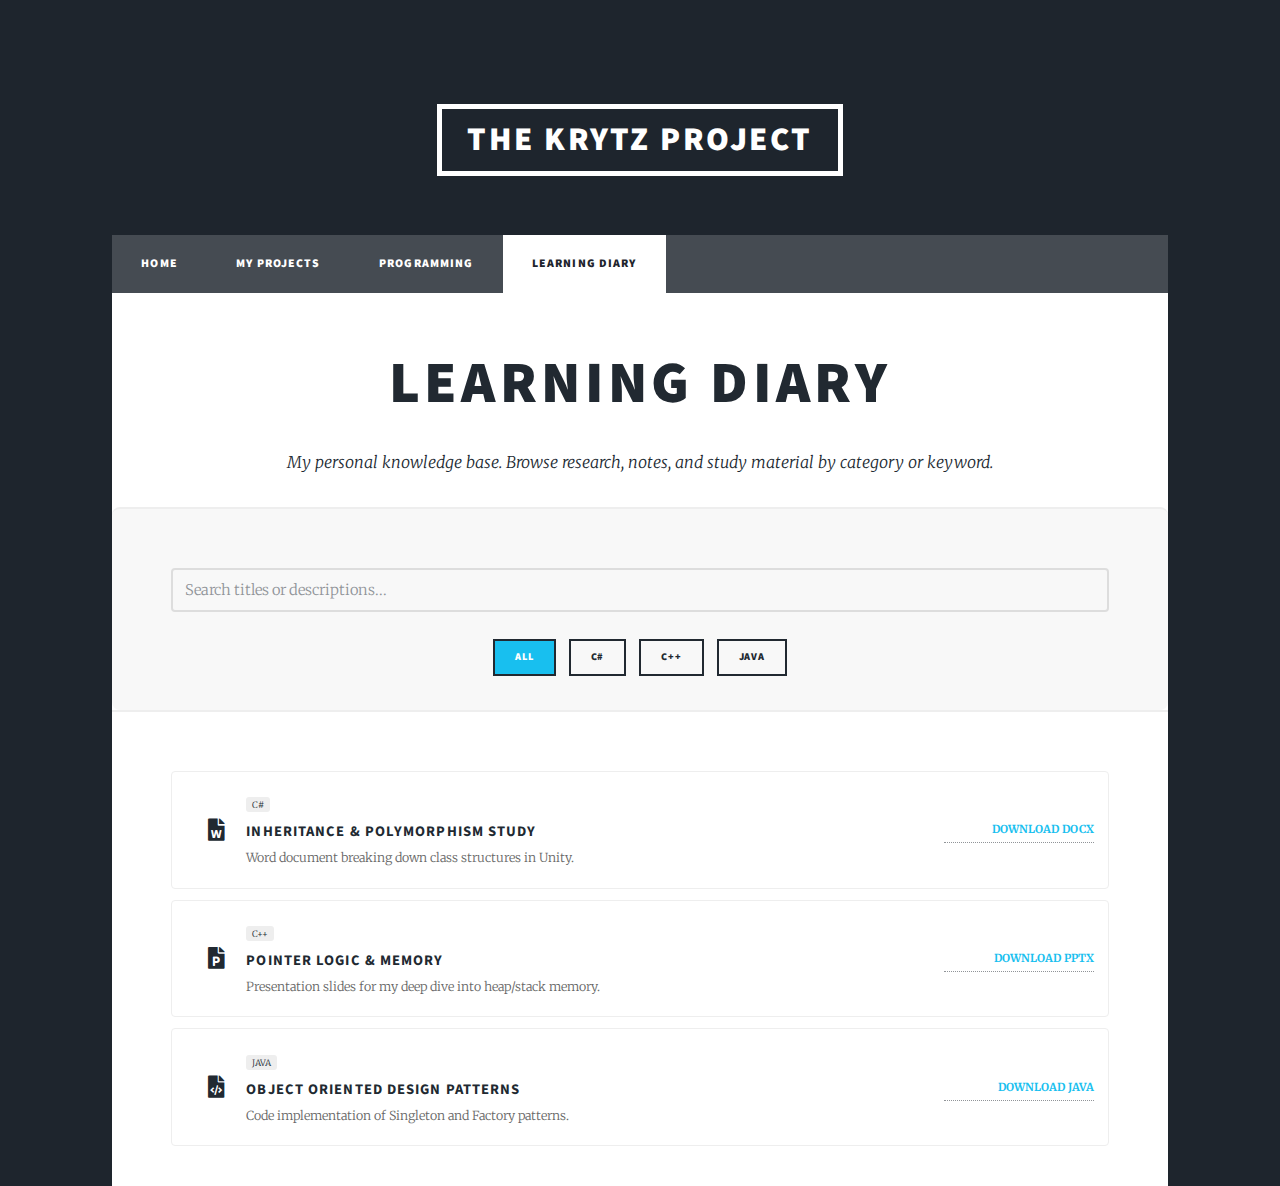
<file: learning-diary.html>
<!DOCTYPE HTML>
<html>
    <head>
        <title>Learning Diary - The Krytz Project</title>
        <meta charset="utf-8" />
        <meta name="viewport" content="width=device-width, initial-scale=1, user-scalable=no" />
        <link rel="stylesheet" href="assets/css/main.css" />
        <noscript><link rel="stylesheet" href="assets/css/noscript.css" /></noscript>
        <style>
            /* Search & Filter Bar */
            .controls-wrapper {
                margin-bottom: 3rem;
                background: #f8f8f8;
                padding: 2rem;
                border-radius: 8px;
            }

            #diarySearch {
                width: 100%;
                padding: 12px;
                margin-bottom: 1.5rem;
                border: 2px solid #ddd;
                border-radius: 4px;
            }

            .filter-group {
                text-align: center;
            }

            .filter-btn {
                margin: 5px;
                font-size: 0.7rem !important;
                height: 2.5rem !important;
                line-height: 2.5rem !important;
                padding: 0 1.5rem !important;
            }

            .filter-btn.active {
                background-color: #18bfef !important;
                color: white !important;
            }

            /* Resource Row */
            .resource-item {
                display: grid;
                grid-template-columns: 60px 1fr 150px;
                align-items: center;
                background: #fff;
                border: 1px solid #eee;
                padding: 1rem;
                margin-bottom: 0.75rem;
                border-radius: 4px;
                transition: transform 0.2s;
            }

            .resource-item:hover {
                border-color: #18bfef;
                transform: translateX(5px);
            }

            .file-icon {
                font-size: 1.5rem;
                color: #212931;
                text-align: center;
            }

            .resource-title {
                margin: 0;
                font-size: 1rem;
                color: #212931;
                font-weight: bold;
            }

            .resource-desc {
                margin: 0;
                font-size: 0.85rem;
                color: #666;
            }

            .lang-tag {
                font-size: 0.6rem;
                background: #eee;
                padding: 2px 6px;
                border-radius: 3px;
                text-transform: uppercase;
                margin-right: 10px;
            }

            .download-link {
                text-align: right;
                font-weight: bold;
                font-size: 0.75rem;
                color: #18bfef;
            }

            @media screen and (max-width: 736px) {
                .resource-item { grid-template-columns: 50px 1fr; }
                .download-link { grid-column: 2; text-align: left; }
            }
        </style>
    </head>
    <body class="is-preload">
        <div id="wrapper">
            <header id="header"><a href="index.html" class="logo">The Krytz Project</a></header>
            <nav id="nav">
                <ul class="links">
                    <li><a href="index.html">Home</a></li>
                    <li><a href="projects.html">My Projects</a></li>
                    <li><a href="programming.html">Programming</a></li>
                    <li class="active"><a href="learning-diary.html">Learning Diary</a></li>
                </ul>
            </nav>

            <div id="main">
                <header class="major">
                    <h1>Learning Diary</h1>
                    <p>My personal knowledge base. Browse research, notes, and study material by category or keyword.</p>
                </header>

                <div class="controls-wrapper">
                    <input type="text" id="diarySearch" onkeyup="filterDiary()" placeholder="Search titles or descriptions...">
                    
                    <div class="filter-group">
                        <button class="filter-btn active" onclick="setCategory('all', this)">All</button>
                        <button class="filter-btn" onclick="setCategory('csharp', this)">C#</button>
                        <button class="filter-btn" onclick="setCategory('cpp', this)">C++</button>
                        <button class="filter-btn" onclick="setCategory('java', this)">Java</button>
                    </div>
                </div>

                <div id="diaryList">

                    <div class="resource-item csharp">
                        <div class="file-icon"><i class="icon solid fa-file-word"></i></div>
                        <div class="file-info">
                            <span class="lang-tag">C#</span>
                            <h4 class="resource-title">Inheritance & Polymorphism Study</h4>
                            <p class="resource-desc">Word document breaking down class structures in Unity.</p>
                        </div>
                        <a href="diary/CSharp_Structure.docx" download class="download-link">DOWNLOAD DOCX</a>
                    </div>

                    <div class="resource-item cpp">
                        <div class="file-icon"><i class="icon solid fa-file-powerpoint"></i></div>
                        <div class="file-info">
                            <span class="lang-tag">C++</span>
                            <h4 class="resource-title">Pointer Logic & Memory</h4>
                            <p class="resource-desc">Presentation slides for my deep dive into heap/stack memory.</p>
                        </div>
                        <a href="diary/CPP_Memory.pptx" download class="download-link">DOWNLOAD PPTX</a>
                    </div>

                    <div class="resource-item java">
                        <div class="file-icon"><i class="icon solid fa-file-code"></i></div>
                        <div class="file-info">
                            <span class="lang-tag">Java</span>
                            <h4 class="resource-title">Object Oriented Design Patterns</h4>
                            <p class="resource-desc">Code implementation of Singleton and Factory patterns.</p>
                        </div>
                        <a href="diary/Java_Patterns.java" download class="download-link">DOWNLOAD JAVA</a>
                    </div>

                </div>
            </div>
        </div>

        <script src="assets/js/jquery.min.js"></script>
        <script src="assets/js/main.js"></script>

        <script>
            let currentCategory = 'all';

            function setCategory(category, btn) {
                // Update active button
                let buttons = document.getElementsByClassName('filter-btn');
                for (let b of buttons) b.classList.remove('active');
                btn.classList.add('active');
                
                currentCategory = category;
                filterDiary(); // Re-run search with new category
            }

            function filterDiary() {
                let searchText = document.getElementById('diarySearch').value.toLowerCase();
                let items = document.getElementsByClassName('resource-item');

                for (let item of items) {
                    let title = item.querySelector('.resource-title').innerText.toLowerCase();
                    let desc = item.querySelector('.resource-desc').innerText.toLowerCase();
                    
                    // Check Category
                    let categoryMatch = (currentCategory === 'all' || item.classList.contains(currentCategory));
                    // Check Search Text
                    let searchMatch = (title.includes(searchText) || desc.includes(searchText));

                    if (categoryMatch && searchMatch) {
                        item.style.display = "grid";
                    } else {
                        item.style.display = "none";
                    }
                }
            }
        </script>
    </body>
</html>
</file>
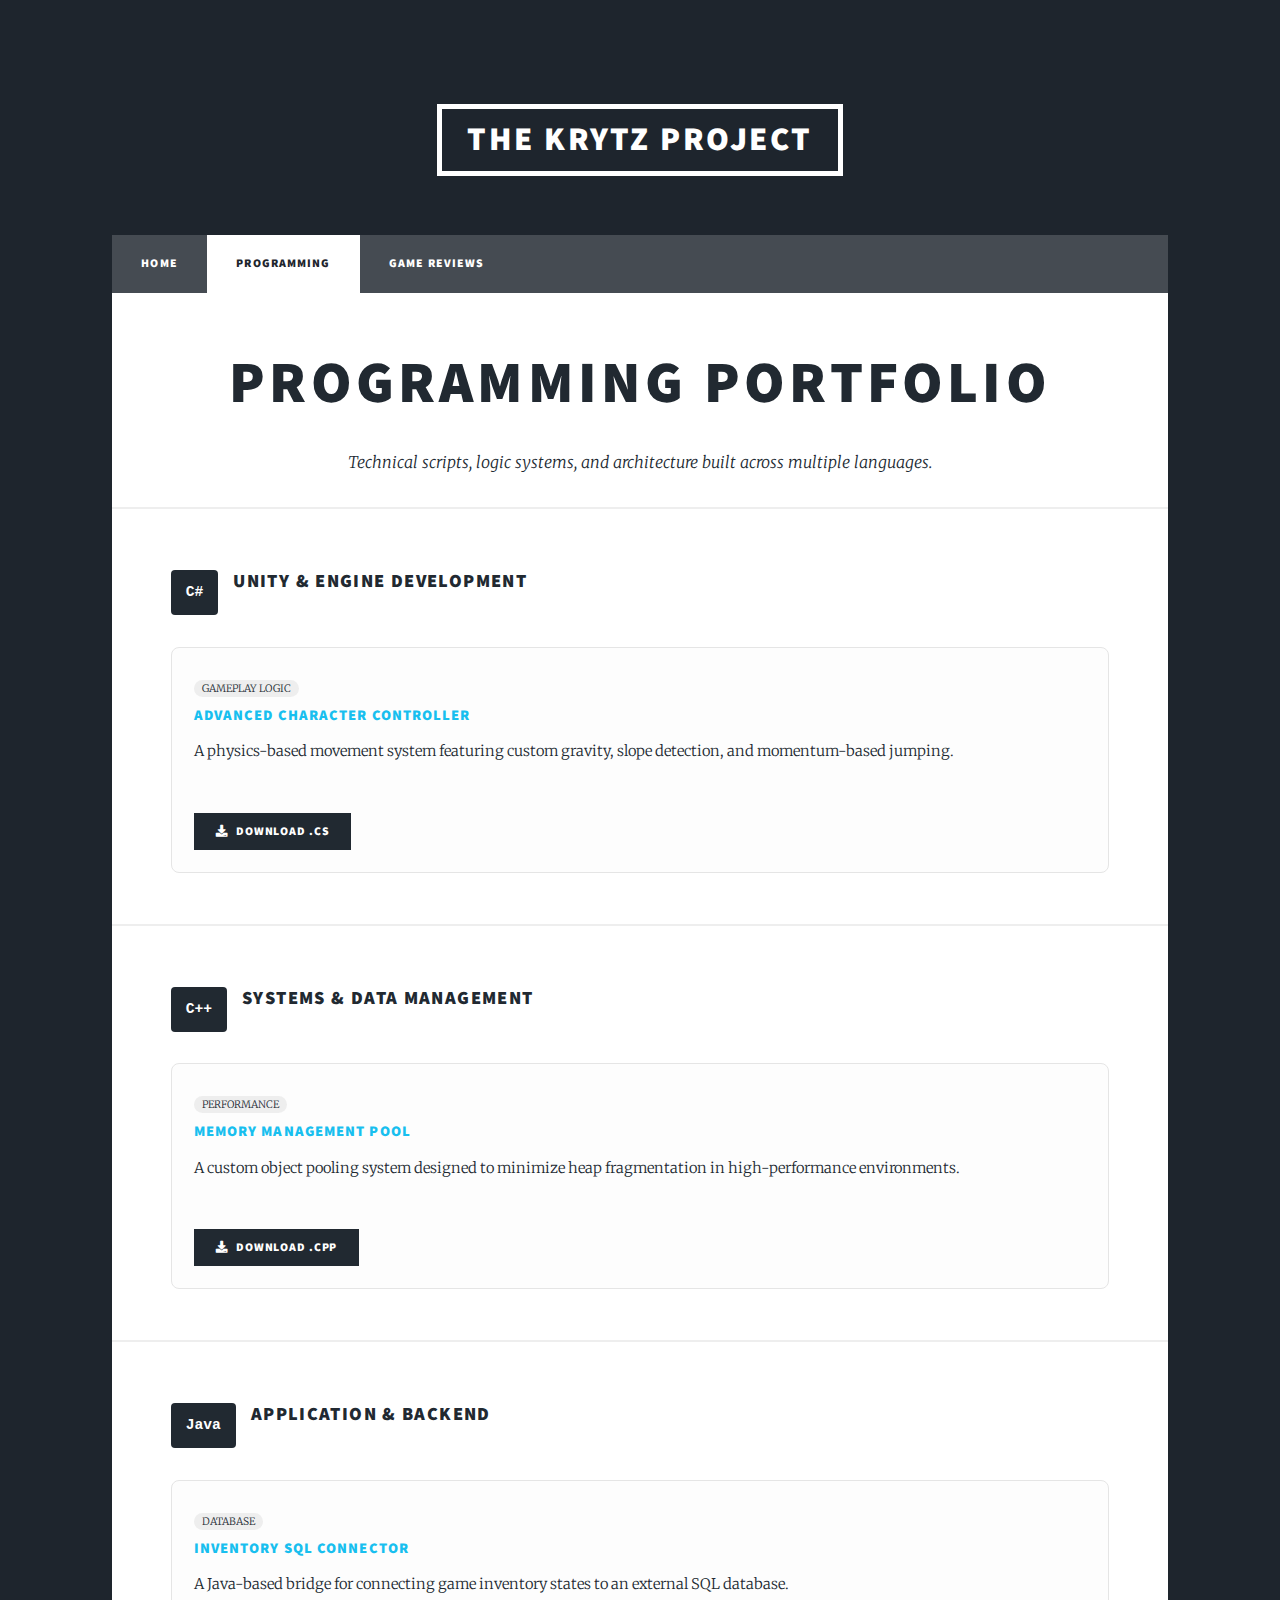
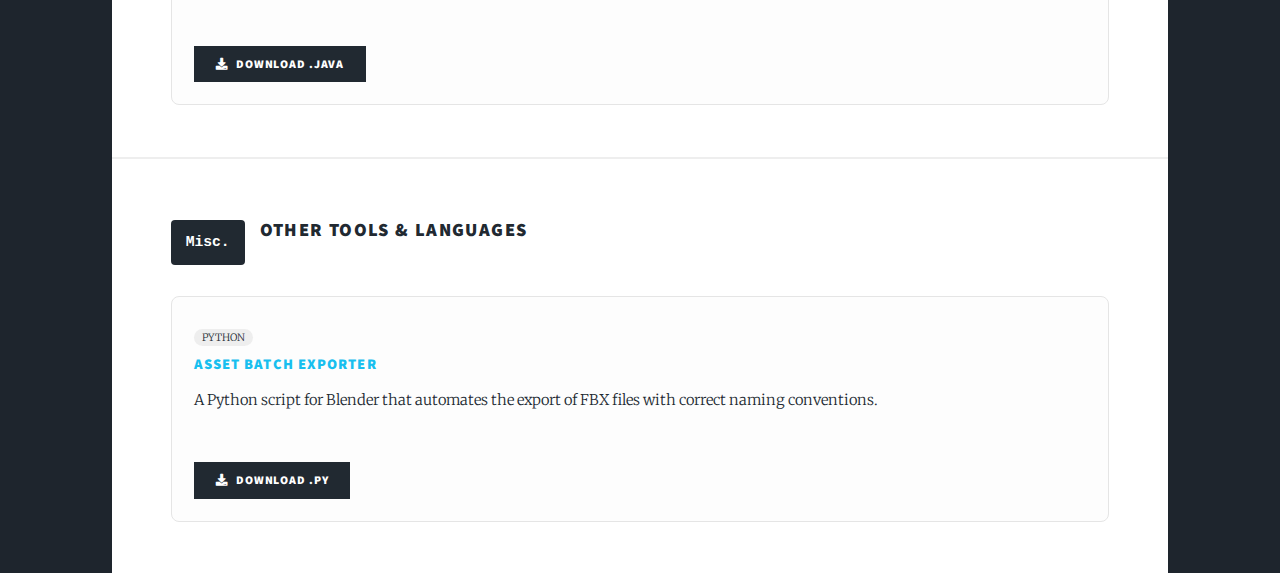
<file: programming.html>
<!DOCTYPE HTML>
<html>
    <head>
        <title>Programming Portfolio - The Krytz Project</title>
        <meta charset="utf-8" />
        <meta name="viewport" content="width=device-width, initial-scale=1, user-scalable=no" />
        <link rel="stylesheet" href="assets/css/main.css" />
        <noscript><link rel="stylesheet" href="assets/css/noscript.css" /></noscript>
        <style>
            /* Programming Hub Specifics */
            .language-section {
                margin-bottom: 4rem;
                border-top: 2px solid #eeeeee;
                padding-top: 2rem;
            }
            .lang-header {
                display: flex;
                align-items: center;
                gap: 15px;
                margin-bottom: 2rem;
            }
            .lang-icon {
                background: #212931;
                color: #fff;
                padding: 5px 15px;
                border-radius: 4px;
                font-family: monospace;
                font-weight: bold;
            }
            
            /* The Code Card */
            .code-card {
                background: #fdfdfd;
                border: 1px solid #e5e5e5;
                border-radius: 8px;
                padding: 1.5rem;
                margin-bottom: 1.5rem;
                transition: transform 0.2s ease;
            }
            .code-card:hover {
                transform: translateY(-5px);
                box-shadow: 0 10px 20px rgba(0,0,0,0.05);
            }
            .code-card h4 {
                margin: 0 0 0.5rem 0;
                color: #18bfef; /* Accent color */
            }
            .code-tag {
                font-size: 0.7rem;
                background: #eee;
                padding: 2px 8px;
                border-radius: 10px;
                text-transform: uppercase;
            }
            .download-btn {
                margin-top: 1rem;
                display: inline-block;
                font-size: 0.8rem !important;
                height: 2.5rem !important;
                line-height: 2.5rem !important;
                padding: 0 1.5rem !important;
            }
        </style>
    </head>
    <body class="is-preload">
        <div id="wrapper">
            <header id="header"><a href="index.html" class="logo">The Krytz Project</a></header>
            <nav id="nav">
                <ul class="links">
                    <li><a href="index.html">Home</a></li>
                    <li class="active"><a href="programming.html">Programming</a></li>
                    <li><a href="game-reviews.html">Game Reviews</a></li>
                </ul>
            </nav>

            <div id="main">
                <header class="major">
                    <h1>Programming Portfolio</h1>
                    <p>Technical scripts, logic systems, and architecture built across multiple languages.</p>
                </header>

                <section class="language-section">
                    <div class="lang-header">
                        <span class="lang-icon">C#</span>
                        <h3>Unity & Engine Development</h3>
                    </div>
                    
                    <div class="code-card">
                        <span class="code-tag">Gameplay Logic</span>
                        <h4>Advanced Character Controller</h4>
                        <p>A physics-based movement system featuring custom gravity, slope detection, and momentum-based jumping.</p>
                        <a href="scripts/CharacterController.cs" download class="button primary icon solid fa-download download-btn">Download .cs</a>
                    </div>
                </section>

                <section class="language-section">
                    <div class="lang-header">
                        <span class="lang-icon">C++</span>
                        <h3>Systems & Data Management</h3>
                    </div>
                    
                    <div class="code-card">
                        <span class="code-tag">Performance</span>
                        <h4>Memory Management Pool</h4>
                        <p>A custom object pooling system designed to minimize heap fragmentation in high-performance environments.</p>
                        <a href="scripts/MemoryPool.cpp" download class="button primary icon solid fa-download download-btn">Download .cpp</a>
                    </div>
                </section>

                <section class="language-section">
                    <div class="lang-header">
                        <span class="lang-icon">Java</span>
                        <h3>Application & Backend</h3>
                    </div>
                    
                    <div class="code-card">
                        <span class="code-tag">Database</span>
                        <h4>Inventory SQL Connector</h4>
                        <p>A Java-based bridge for connecting game inventory states to an external SQL database.</p>
                        <a href="scripts/DBConnector.java" download class="button primary icon solid fa-download download-btn">Download .java</a>
                    </div>
                </section>

                <section class="language-section">
                    <div class="lang-header">
                        <span class="lang-icon">Misc.</span>
                        <h3>Other Tools & Languages</h3>
                    </div>
                    
                    <div class="code-card">
                        <span class="code-tag">Python</span>
                        <h4>Asset Batch Exporter</h4>
                        <p>A Python script for Blender that automates the export of FBX files with correct naming conventions.</p>
                        <a href="scripts/exporter.py" download class="button primary icon solid fa-download download-btn">Download .py</a>
                    </div>
                </section>
            </div>
        </div>

        <script src="assets/js/jquery.min.js"></script>
        <script src="assets/js/main.js"></script>
    </body>
</html>
</file>
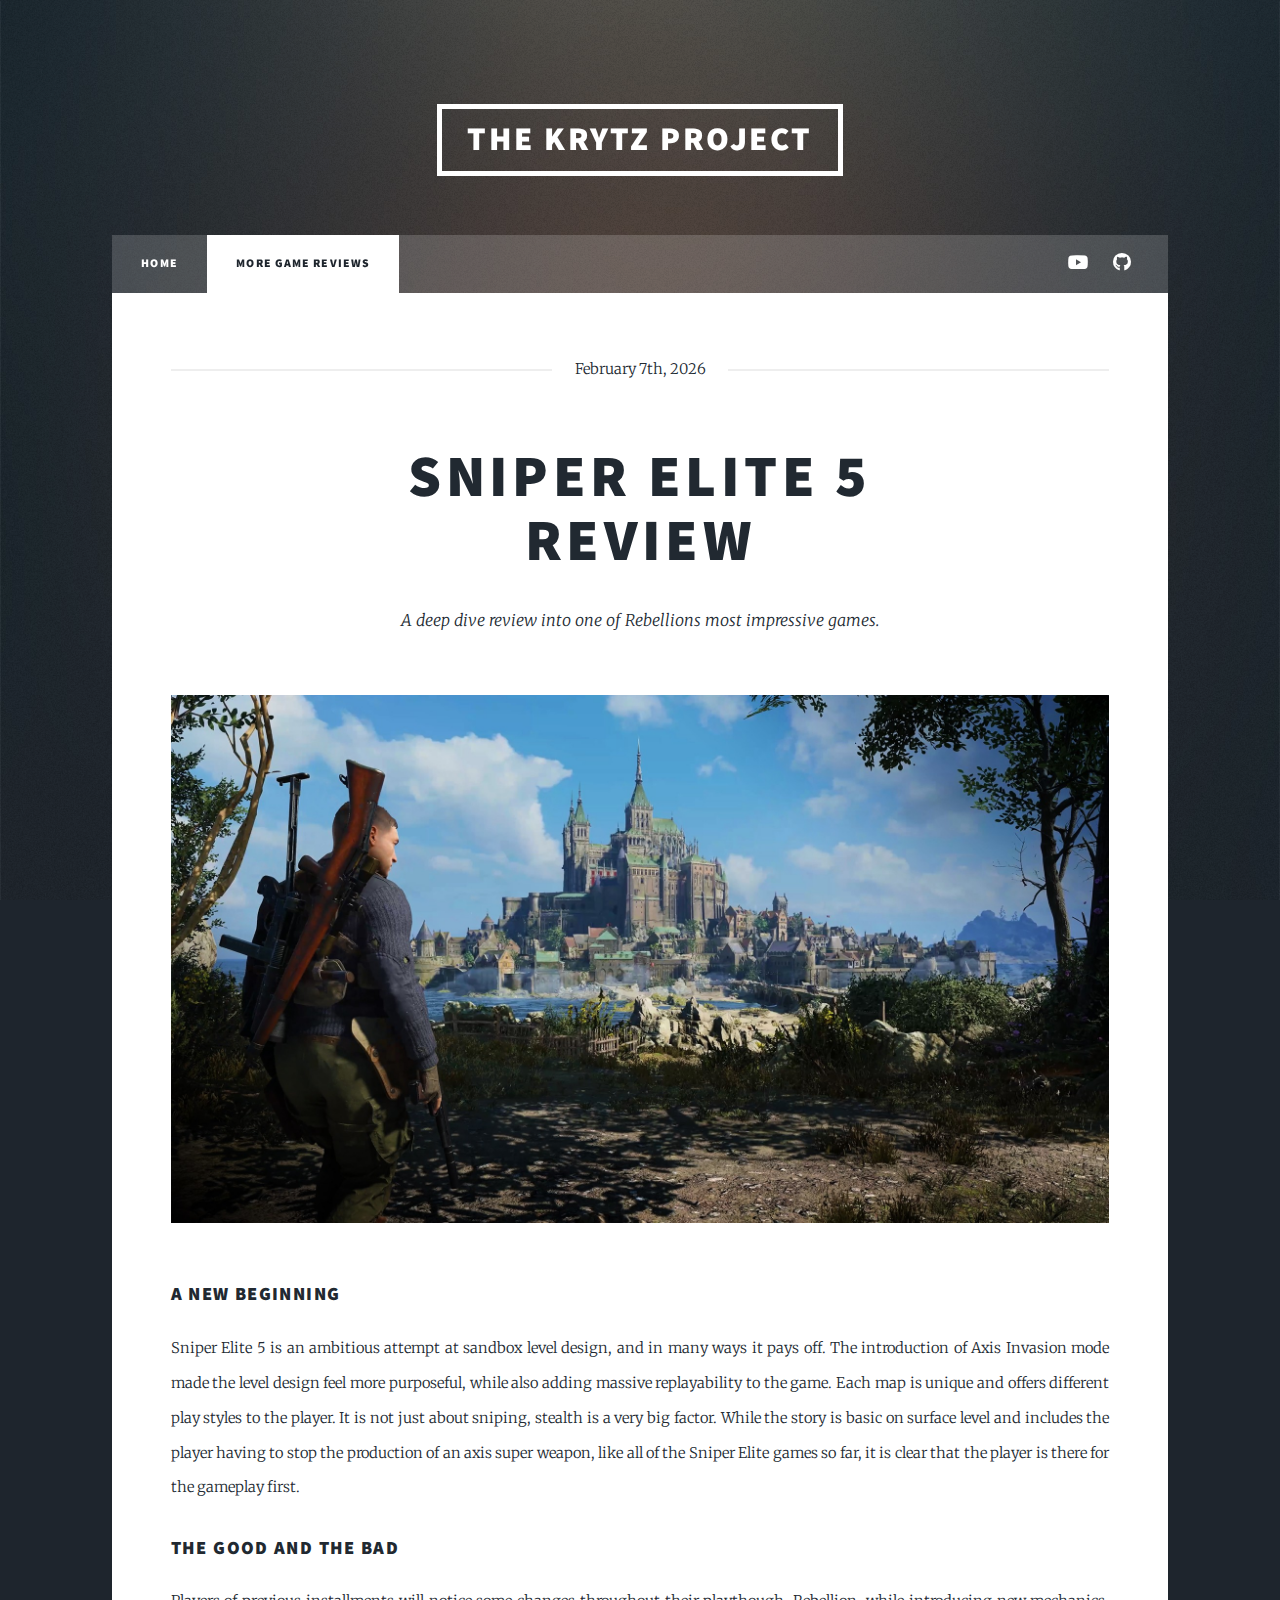
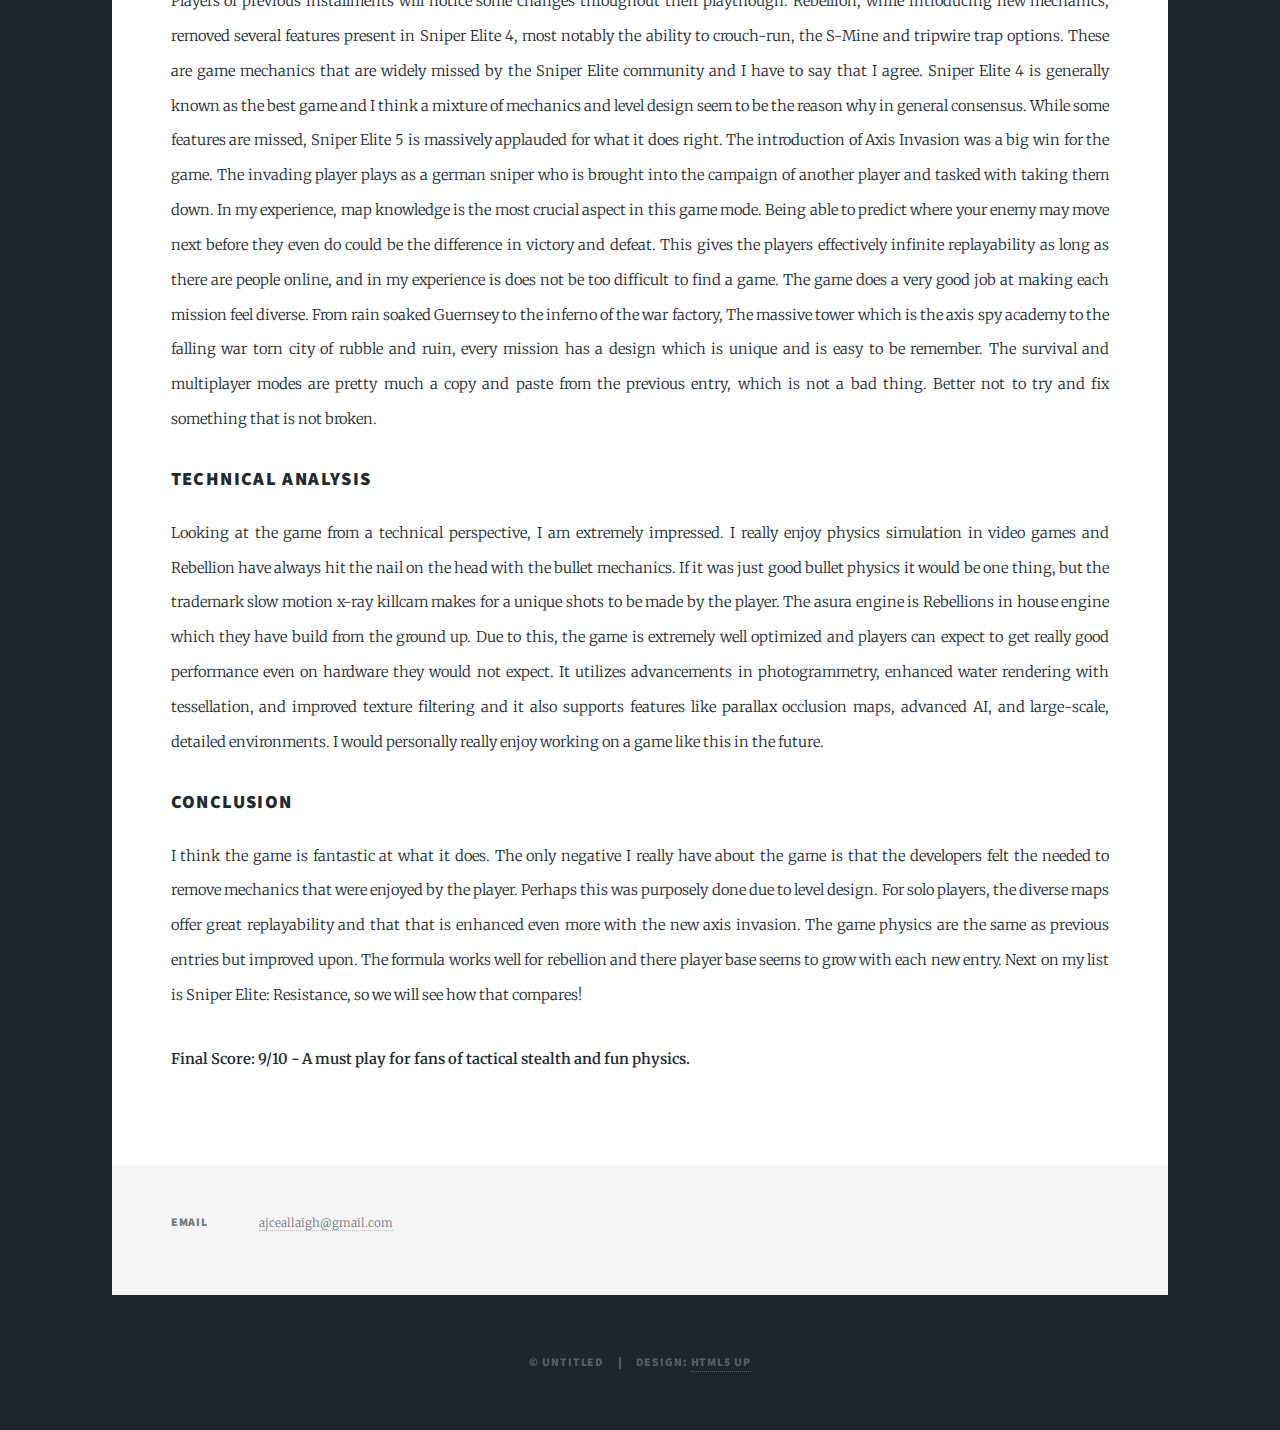
<file: sniper-elite-5-review.html>
<!DOCTYPE HTML>
<!--
	Massively by HTML5 UP
	html5up.net | @ajlkn
	Free for personal and commercial use under the CCA 3.0 license (html5up.net/license)
-->
<html>
	<head>
		<title>Generic Page - Massively by HTML5 UP</title>
		<meta charset="utf-8" />
		<meta name="viewport" content="width=device-width, initial-scale=1, user-scalable=no" />
		<link rel="stylesheet" href="assets/css/main.css" />
		<noscript><link rel="stylesheet" href="assets/css/noscript.css" /></noscript>
	</head>
	<body class="is-preload">

		<!-- Wrapper -->
			<div id="wrapper">

				<!-- Header -->
					<header id="header">
						<a href="index.html" class="logo">The Krytz Project</a>
					</header>

				<!-- Nav -->
					<nav id="nav">
						<ul class="links">
							<li><a href="index.html">Home</a></li>
							<li class="active"><a href="generic.html">More Game Reviews</a></li>
							
						</ul>
						<ul class="icons">
							<li><a href="#" class="icon brands fa-youtube"><span class="label">Youtube</span></a></li>
							<li><a href="#" class="icon brands fa-github"><span class="label">GitHub</span></a></li>
						</ul>
					</nav>

				<!-- Main -->
					<div id="main">

						<!-- Post -->
							<section class="post">
								<header class="major">
									<span class="date">February 7th, 2026</span>
									<h1>Sniper Elite 5<br />
									Review</h1>
									<p>A deep dive review into one of Rebellions most impressive games.</p>
								</header>
								<div class="image main"><img src="images/SE5-Cover-Image.jpg" alt="" /></div>

								<h3>A new beginning</h3>
								
								<p>Sniper Elite 5 is an ambitious attempt at sandbox level design, and in many ways it pays off. The introduction of Axis Invasion mode made the level design feel more purposeful, while also adding massive replayability to the game. Each map is unique and offers different play styles to the player. It is not just about sniping, stealth is a very big factor. While the story is basic on surface level and includes the player having to stop the production of an axis super weapon, like all of the Sniper Elite games so far, it is clear that the player is there for the gameplay first.</p>

								<h3>The Good and The Bad</h3>

								<p>Players of previous installments will notice some changes throughout their playthough. Rebellion, while introducing new mechanics, removed several features present in Sniper Elite 4, most notably the ability to crouch-run, the S-Mine and tripwire trap options. These are game mechanics that are widely missed by the Sniper Elite community and I have to say that I agree. Sniper Elite 4 is generally known as the best game and I think a mixture of mechanics and level design seem to be the reason why in general consensus. While some features are missed, Sniper Elite 5 is massively applauded for what it does right. The introduction of Axis Invasion was a big win for the game. The invading player plays as a german sniper who is brought into the campaign of another player and tasked with taking them down. In my experience, map knowledge is the most crucial aspect in this game mode. Being able to predict where your enemy may move next before they even do could be the difference in victory and defeat. This gives the players effectively infinite replayability as long as there are people online, and in my experience is does not be too difficult to find a game. The game does a very good job at making each mission feel diverse. From rain soaked Guernsey to the inferno of the war factory, The massive tower which is the axis spy academy to the falling war torn city of rubble and ruin, every mission has a design which is unique and is easy to be remember. The survival and multiplayer modes are pretty much a copy and paste from the previous entry, which is not a bad thing. Better not to try and fix something that is not broken. </p>

								<h3>Technical Analysis</h3>

								<p>Looking at the game from a technical perspective, I am extremely impressed. I really enjoy physics simulation in video games and Rebellion have always hit the nail on the head with the bullet mechanics. If it was just good bullet physics it would be one thing, but the trademark slow motion x-ray killcam makes for a unique shots to be made by the player. The asura engine is Rebellions in house engine which they have build from the ground up. Due to this, the game is extremely well optimized and players can expect to get really good performance even on hardware they would not expect. It utilizes advancements in photogrammetry, enhanced water rendering with tessellation, and improved texture filtering and it also supports features like parallax occlusion maps, advanced AI, and large-scale, detailed environments. I would personally really enjoy working on a game like this in the future.</p>
								
								<h3>Conclusion</h3>

								<p>I think the game is fantastic at what it does. The only negative I really have about the game is that the developers felt the needed to remove mechanics that were enjoyed by the player. Perhaps this was purposely done due to level design. For solo players, the diverse maps offer great replayability and that that is enhanced even more with the new axis invasion. The game physics are the same as previous entries but improved upon. The formula works well for rebellion and there player base seems to grow with each new entry. Next on my list is Sniper Elite: Resistance, so we will see how that compares!</p>
							
							    <p><strong>Final Score: 9/10 - A must play for fans of tactical stealth and fun physics.</strong></p>
							</section>

					</div>

				<!-- Footer -->
					<footer id="footer">
					<section class="split contact">
							<section>
								<h3>Email</h3>
								<p><a href="#">ajceallaigh@gmail.com</a></p>
							</section>
							</section>
					</footer>

				<!-- Copyright -->
					<div id="copyright">
						<ul><li>&copy; Untitled</li><li>Design: <a href="https://html5up.net">HTML5 UP</a></li></ul>
					</div>

			</div>

		<!-- Scripts -->
			<script src="assets/js/jquery.min.js"></script>
			<script src="assets/js/jquery.scrollex.min.js"></script>
			<script src="assets/js/jquery.scrolly.min.js"></script>
			<script src="assets/js/browser.min.js"></script>
			<script src="assets/js/breakpoints.min.js"></script>
			<script src="assets/js/util.js"></script>
			<script src="assets/js/main.js"></script>

	</body>
</html>
</file>
<file: assets/css/main.css>
@import url(fontawesome-all.min.css);
@import url("https://fonts.googleapis.com/css?family=Merriweather:300,700,300italic,700italic|Source+Sans+Pro:900");

/*
	Massively by HTML5 UP
	html5up.net | @ajlkn
	Free for personal and commercial use under the CCA 3.0 license (html5up.net/license)
*/

html, body, div, span, applet, object,
iframe, h1, h2, h3, h4, h5, h6, p, blockquote,
pre, a, abbr, acronym, address, big, cite,
code, del, dfn, em, img, ins, kbd, q, s, samp,
small, strike, strong, sub, sup, tt, var, b,
u, i, center, dl, dt, dd, ol, ul, li, fieldset,
form, label, legend, table, caption, tbody,
tfoot, thead, tr, th, td, article, aside,
canvas, details, embed, figure, figcaption,
footer, header, hgroup, menu, nav, output, ruby,
section, summary, time, mark, audio, video {
	margin: 0;
	padding: 0;
	border: 0;
	font-size: 100%;
	font: inherit;
	vertical-align: baseline;}

article, aside, details, figcaption, figure,
footer, header, hgroup, menu, nav, section {
	display: block;}

body {
	line-height: 1;
}

ol, ul {
	list-style: none;
}

blockquote, q {
	quotes: none;
}

	blockquote:before, blockquote:after, q:before, q:after {
		content: '';
		content: none;
	}

table {
	border-collapse: collapse;
	border-spacing: 0;
}

body {
	-webkit-text-size-adjust: none;
}

mark {
	background-color: transparent;
	color: inherit;
}

input::-moz-focus-inner {
	border: 0;
	padding: 0;
}

input, select, textarea {
	-moz-appearance: none;
	-webkit-appearance: none;
	-ms-appearance: none;
	appearance: none;
}

/* Basic */

	@-ms-viewport {
		width: device-width;
	}

	body {
		-ms-overflow-style: scrollbar;
	}

	@media screen and (max-width: 480px) {

		html, body {
			min-width: 320px;
		}

	}

	html {
		box-sizing: border-box;
	}

	*, *:before, *:after {
		box-sizing: inherit;
	}

	body {
		background-color: #1e252d;
	}

		body.is-preload *, body.is-preload *:before, body.is-preload *:after {
			-moz-animation: none !important;
			-webkit-animation: none !important;
			-ms-animation: none !important;
			animation: none !important;
			-moz-transition: none !important;
			-webkit-transition: none !important;
			-ms-transition: none !important;
			transition: none !important;
		}

/* Type */

	html {
		font-size: 16pt;
	}

		@media screen and (max-width: 1680px) {

			html {
				font-size: 12pt;
			}

		}

		@media screen and (max-width: 1280px) {

			html {
				font-size: 11pt;
			}

		}

		@media screen and (max-width: 360px) {

			html {
				font-size: 10pt;
			}

		}

	body {
		color: #212931;
	}

	body, input, select, textarea {
		font-family: "Merriweather", Georgia, serif;
		font-weight: 300;
		font-size: 1rem;
		line-height: 2.375;
	}

	a {
		-moz-transition: color 0.2s ease-in-out, background-color 0.2s ease-in-out, border-color 0.2s ease-in-out, box-shadow 0.2s ease-in-out;
		-webkit-transition: color 0.2s ease-in-out, background-color 0.2s ease-in-out, border-color 0.2s ease-in-out, box-shadow 0.2s ease-in-out;
		-ms-transition: color 0.2s ease-in-out, background-color 0.2s ease-in-out, border-color 0.2s ease-in-out, box-shadow 0.2s ease-in-out;
		transition: color 0.2s ease-in-out, background-color 0.2s ease-in-out, border-color 0.2s ease-in-out, box-shadow 0.2s ease-in-out;
		border-bottom: dotted 1px;
		text-decoration: none;
	}

		a:hover {
			border-bottom-color: transparent;
		}

	strong, b {
		font-weight: 600;
	}

	em, i {
		font-style: italic;
	}

	p {
		text-align: justify;
		margin: 0 0 2rem 0;
	}

	h1, h2, h3, h4, h5, h6 {
		font-family: "Source Sans Pro", Helvetica, sans-serif;
		font-weight: 900;
		line-height: 1.5;
		letter-spacing: 0.075em;
		text-transform: uppercase;
		margin: 0 0 1rem 0;
	}

		h1 a, h2 a, h3 a, h4 a, h5 a, h6 a {
			border-bottom: 0;
			color: inherit;
			text-decoration: none;
		}

	h1 {
		font-size: 4rem;
		line-height: 1.1;
		margin: 0 0 2rem 0;
	}

	h2 {
		font-size: 1.75rem;
		line-height: 1.3;
		margin: 0 0 1.5rem 0;
	}

	h3 {
		font-size: 1.25rem;
		margin: 0 0 1.5rem 0;
	}

	h4 {
		font-size: 1rem;
	}

	h5 {
		font-size: 0.9rem;
	}

	h6 {
		font-size: 0.8rem;
	}

	sub {
		font-size: 0.8rem;
		position: relative;
		top: 0.5rem;
	}

	sup {
		font-size: 0.8rem;
		position: relative;
		top: -0.5rem;
	}

	blockquote {
		border-left: solid 4px;
		font-style: italic;
		margin: 0 0 2rem 0;
		padding: 0.5rem 0 0.5rem 2rem;
	}

	code {
		border: solid 2px;
		font-family: "Courier New", monospace;
		font-size: 0.9rem;
		margin: 0 0.25rem;
		padding: 0.25rem 0.65rem;
	}

	pre {
		-webkit-overflow-scrolling: touch;
		font-family: "Courier New", monospace;
		font-size: 0.9rem;
		margin: 0 0 2rem 0;
	}

		pre code {
			display: block;
			line-height: 1.75;
			padding: 1rem 1.5rem;
			overflow-x: auto;
		}

	hr {
		border: 0;
		border-bottom: solid 2px;
		margin: 3rem 0;
	}

		hr.major {
			margin: 5rem 0;
		}

	.align-left {
		text-align: left;
	}

	.align-center {
		text-align: center;
	}

	.align-right {
		text-align: right;
	}

	input, select, textarea {
		color: #212931;
	}

	a {
		color: #212931;
		border-bottom-color: rgba(33, 41, 49, 0.5);
	}

		a:hover {
			border-bottom-color: transparent;
			color: #18bfef !important;
		}

	strong, b {
		color: #212931;
	}

	h1, h2, h3, h4, h5, h6 {
		color: #212931;
	}

	blockquote {
		border-left-color: #eeeeee;
	}

	code {
		background: rgba(220, 220, 220, 0.25);
		border-color: #eeeeee;
	}

	hr {
		border-bottom-color: #eeeeee;
	}

/* Row */

	.row {
		display: flex;
		flex-wrap: wrap;
		box-sizing: border-box;
		align-items: stretch;
	}

		.row > * {
			box-sizing: border-box;
		}

		.row.gtr-uniform > * > :last-child {
			margin-bottom: 0;
		}

		.row.aln-left {
			justify-content: flex-start;
		}

		.row.aln-center {
			justify-content: center;
		}

		.row.aln-right {
			justify-content: flex-end;
		}

		.row.aln-top {
			align-items: flex-start;
		}

		.row.aln-middle {
			align-items: center;
		}

		.row.aln-bottom {
			align-items: flex-end;
		}

		.row > .imp {
			order: -1;
		}

		.row > .col-1 {
			width: 8.33333%;
		}

		.row > .off-1 {
			margin-left: 8.33333%;
		}

		.row > .col-2 {
			width: 16.66667%;
		}

		.row > .off-2 {
			margin-left: 16.66667%;
		}

		.row > .col-3 {
			width: 25%;
		}

		.row > .off-3 {
			margin-left: 25%;
		}

		.row > .col-4 {
			width: 33.33333%;
		}

		.row > .off-4 {
			margin-left: 33.33333%;
		}

		.row > .col-5 {
			width: 41.66667%;
		}

		.row > .off-5 {
			margin-left: 41.66667%;
		}

		.row > .col-6 {
			width: 50%;
		}

		.row > .off-6 {
			margin-left: 50%;
		}

		.row > .col-7 {
			width: 58.33333%;
		}

		.row > .off-7 {
			margin-left: 58.33333%;
		}

		.row > .col-8 {
			width: 66.66667%;
		}

		.row > .off-8 {
			margin-left: 66.66667%;
		}

		.row > .col-9 {
			width: 75%;
		}

		.row > .off-9 {
			margin-left: 75%;
		}

		.row > .col-10 {
			width: 83.33333%;
		}

		.row > .off-10 {
			margin-left: 83.33333%;
		}

		.row > .col-11 {
			width: 91.66667%;
		}

		.row > .off-11 {
			margin-left: 91.66667%;
		}

		.row > .col-12 {
			width: 100%;
		}

		.row > .off-12 {
			margin-left: 100%;
		}

		.row.gtr-0 {
			margin-top: 0;
			margin-left: 0rem;
		}

			.row.gtr-0 > * {
				padding: 0 0 0 0rem;
			}

			.row.gtr-0.gtr-uniform {
				margin-top: 0rem;
			}

				.row.gtr-0.gtr-uniform > * {
					padding-top: 0rem;
				}

		.row.gtr-25 {
			margin-top: 0;
			margin-left: -0.375rem;
		}

			.row.gtr-25 > * {
				padding: 0 0 0 0.375rem;
			}

			.row.gtr-25.gtr-uniform {
				margin-top: -0.375rem;
			}

				.row.gtr-25.gtr-uniform > * {
					padding-top: 0.375rem;
				}

		.row.gtr-50 {
			margin-top: 0;
			margin-left: -0.75rem;
		}

			.row.gtr-50 > * {
				padding: 0 0 0 0.75rem;
			}

			.row.gtr-50.gtr-uniform {
				margin-top: -0.75rem;
			}

				.row.gtr-50.gtr-uniform > * {
					padding-top: 0.75rem;
				}

		.row {
			margin-top: 0;
			margin-left: -1.5rem;
		}

			.row > * {
				padding: 0 0 0 1.5rem;
			}

			.row.gtr-uniform {
				margin-top: -1.5rem;
			}

				.row.gtr-uniform > * {
					padding-top: 1.5rem;
				}

		.row.gtr-150 {
			margin-top: 0;
			margin-left: -2.25rem;
		}

			.row.gtr-150 > * {
				padding: 0 0 0 2.25rem;
			}

			.row.gtr-150.gtr-uniform {
				margin-top: -2.25rem;
			}

				.row.gtr-150.gtr-uniform > * {
					padding-top: 2.25rem;
				}

		.row.gtr-200 {
			margin-top: 0;
			margin-left: -3rem;
		}

			.row.gtr-200 > * {
				padding: 0 0 0 3rem;
			}

			.row.gtr-200.gtr-uniform {
				margin-top: -3rem;
			}

				.row.gtr-200.gtr-uniform > * {
					padding-top: 3rem;
				}

		@media screen and (max-width: 1680px) {

			.row {
				display: flex;
				flex-wrap: wrap;
				box-sizing: border-box;
				align-items: stretch;
			}

				.row > * {
					box-sizing: border-box;
				}

				.row.gtr-uniform > * > :last-child {
					margin-bottom: 0;
				}

				.row.aln-left {
					justify-content: flex-start;
				}

				.row.aln-center {
					justify-content: center;
				}

				.row.aln-right {
					justify-content: flex-end;
				}

				.row.aln-top {
					align-items: flex-start;
				}

				.row.aln-middle {
					align-items: center;
				}

				.row.aln-bottom {
					align-items: flex-end;
				}

				.row > .imp-xlarge {
					order: -1;
				}

				.row > .col-1-xlarge {
					width: 8.33333%;
				}

				.row > .off-1-xlarge {
					margin-left: 8.33333%;
				}

				.row > .col-2-xlarge {
					width: 16.66667%;
				}

				.row > .off-2-xlarge {
					margin-left: 16.66667%;
				}

				.row > .col-3-xlarge {
					width: 25%;
				}

				.row > .off-3-xlarge {
					margin-left: 25%;
				}

				.row > .col-4-xlarge {
					width: 33.33333%;
				}

				.row > .off-4-xlarge {
					margin-left: 33.33333%;
				}

				.row > .col-5-xlarge {
					width: 41.66667%;
				}

				.row > .off-5-xlarge {
					margin-left: 41.66667%;
				}

				.row > .col-6-xlarge {
					width: 50%;
				}

				.row > .off-6-xlarge {
					margin-left: 50%;
				}

				.row > .col-7-xlarge {
					width: 58.33333%;
				}

				.row > .off-7-xlarge {
					margin-left: 58.33333%;
				}

				.row > .col-8-xlarge {
					width: 66.66667%;
				}

				.row > .off-8-xlarge {
					margin-left: 66.66667%;
				}

				.row > .col-9-xlarge {
					width: 75%;
				}

				.row > .off-9-xlarge {
					margin-left: 75%;
				}

				.row > .col-10-xlarge {
					width: 83.33333%;
				}

				.row > .off-10-xlarge {
					margin-left: 83.33333%;
				}

				.row > .col-11-xlarge {
					width: 91.66667%;
				}

				.row > .off-11-xlarge {
					margin-left: 91.66667%;
				}

				.row > .col-12-xlarge {
					width: 100%;
				}

				.row > .off-12-xlarge {
					margin-left: 100%;
				}

				.row.gtr-0 {
					margin-top: 0;
					margin-left: 0rem;
				}

					.row.gtr-0 > * {
						padding: 0 0 0 0rem;
					}

					.row.gtr-0.gtr-uniform {
						margin-top: 0rem;
					}

						.row.gtr-0.gtr-uniform > * {
							padding-top: 0rem;
						}

				.row.gtr-25 {
					margin-top: 0;
					margin-left: -0.375rem;
				}

					.row.gtr-25 > * {
						padding: 0 0 0 0.375rem;
					}

					.row.gtr-25.gtr-uniform {
						margin-top: -0.375rem;
					}

						.row.gtr-25.gtr-uniform > * {
							padding-top: 0.375rem;
						}

				.row.gtr-50 {
					margin-top: 0;
					margin-left: -0.75rem;
				}

					.row.gtr-50 > * {
						padding: 0 0 0 0.75rem;
					}

					.row.gtr-50.gtr-uniform {
						margin-top: -0.75rem;
					}

						.row.gtr-50.gtr-uniform > * {
							padding-top: 0.75rem;
						}

				.row {
					margin-top: 0;
					margin-left: -1.5rem;
				}

					.row > * {
						padding: 0 0 0 1.5rem;
					}

					.row.gtr-uniform {
						margin-top: -1.5rem;
					}

						.row.gtr-uniform > * {
							padding-top: 1.5rem;
						}

				.row.gtr-150 {
					margin-top: 0;
					margin-left: -2.25rem;
				}

					.row.gtr-150 > * {
						padding: 0 0 0 2.25rem;
					}

					.row.gtr-150.gtr-uniform {
						margin-top: -2.25rem;
					}

						.row.gtr-150.gtr-uniform > * {
							padding-top: 2.25rem;
						}

				.row.gtr-200 {
					margin-top: 0;
					margin-left: -3rem;
				}

					.row.gtr-200 > * {
						padding: 0 0 0 3rem;
					}

					.row.gtr-200.gtr-uniform {
						margin-top: -3rem;
					}

						.row.gtr-200.gtr-uniform > * {
							padding-top: 3rem;
						}

		}

		@media screen and (max-width: 1280px) {

			.row {
				display: flex;
				flex-wrap: wrap;
				box-sizing: border-box;
				align-items: stretch;
			}

				.row > * {
					box-sizing: border-box;
				}

				.row.gtr-uniform > * > :last-child {
					margin-bottom: 0;
				}

				.row.aln-left {
					justify-content: flex-start;
				}

				.row.aln-center {
					justify-content: center;
				}

				.row.aln-right {
					justify-content: flex-end;
				}

				.row.aln-top {
					align-items: flex-start;
				}

				.row.aln-middle {
					align-items: center;
				}

				.row.aln-bottom {
					align-items: flex-end;
				}

				.row > .imp-large {
					order: -1;
				}

				.row > .col-1-large {
					width: 8.33333%;
				}

				.row > .off-1-large {
					margin-left: 8.33333%;
				}

				.row > .col-2-large {
					width: 16.66667%;
				}

				.row > .off-2-large {
					margin-left: 16.66667%;
				}

				.row > .col-3-large {
					width: 25%;
				}

				.row > .off-3-large {
					margin-left: 25%;
				}

				.row > .col-4-large {
					width: 33.33333%;
				}

				.row > .off-4-large {
					margin-left: 33.33333%;
				}

				.row > .col-5-large {
					width: 41.66667%;
				}

				.row > .off-5-large {
					margin-left: 41.66667%;
				}

				.row > .col-6-large {
					width: 50%;
				}

				.row > .off-6-large {
					margin-left: 50%;
				}

				.row > .col-7-large {
					width: 58.33333%;
				}

				.row > .off-7-large {
					margin-left: 58.33333%;
				}

				.row > .col-8-large {
					width: 66.66667%;
				}

				.row > .off-8-large {
					margin-left: 66.66667%;
				}

				.row > .col-9-large {
					width: 75%;
				}

				.row > .off-9-large {
					margin-left: 75%;
				}

				.row > .col-10-large {
					width: 83.33333%;
				}

				.row > .off-10-large {
					margin-left: 83.33333%;
				}

				.row > .col-11-large {
					width: 91.66667%;
				}

				.row > .off-11-large {
					margin-left: 91.66667%;
				}

				.row > .col-12-large {
					width: 100%;
				}

				.row > .off-12-large {
					margin-left: 100%;
				}

				.row.gtr-0 {
					margin-top: 0;
					margin-left: 0rem;
				}

					.row.gtr-0 > * {
						padding: 0 0 0 0rem;
					}

					.row.gtr-0.gtr-uniform {
						margin-top: 0rem;
					}

						.row.gtr-0.gtr-uniform > * {
							padding-top: 0rem;
						}

				.row.gtr-25 {
					margin-top: 0;
					margin-left: -0.375rem;
				}

					.row.gtr-25 > * {
						padding: 0 0 0 0.375rem;
					}

					.row.gtr-25.gtr-uniform {
						margin-top: -0.375rem;
					}

						.row.gtr-25.gtr-uniform > * {
							padding-top: 0.375rem;
						}

				.row.gtr-50 {
					margin-top: 0;
					margin-left: -0.75rem;
				}

					.row.gtr-50 > * {
						padding: 0 0 0 0.75rem;
					}

					.row.gtr-50.gtr-uniform {
						margin-top: -0.75rem;
					}

						.row.gtr-50.gtr-uniform > * {
							padding-top: 0.75rem;
						}

				.row {
					margin-top: 0;
					margin-left: -1.5rem;
				}

					.row > * {
						padding: 0 0 0 1.5rem;
					}

					.row.gtr-uniform {
						margin-top: -1.5rem;
					}

						.row.gtr-uniform > * {
							padding-top: 1.5rem;
						}

				.row.gtr-150 {
					margin-top: 0;
					margin-left: -2.25rem;
				}

					.row.gtr-150 > * {
						padding: 0 0 0 2.25rem;
					}

					.row.gtr-150.gtr-uniform {
						margin-top: -2.25rem;
					}

						.row.gtr-150.gtr-uniform > * {
							padding-top: 2.25rem;
						}

				.row.gtr-200 {
					margin-top: 0;
					margin-left: -3rem;
				}

					.row.gtr-200 > * {
						padding: 0 0 0 3rem;
					}

					.row.gtr-200.gtr-uniform {
						margin-top: -3rem;
					}

						.row.gtr-200.gtr-uniform > * {
							padding-top: 3rem;
						}

		}

		@media screen and (max-width: 980px) {

			.row {
				display: flex;
				flex-wrap: wrap;
				box-sizing: border-box;
				align-items: stretch;
			}

				.row > * {
					box-sizing: border-box;
				}

				.row.gtr-uniform > * > :last-child {
					margin-bottom: 0;
				}

				.row.aln-left {
					justify-content: flex-start;
				}

				.row.aln-center {
					justify-content: center;
				}

				.row.aln-right {
					justify-content: flex-end;
				}

				.row.aln-top {
					align-items: flex-start;
				}

				.row.aln-middle {
					align-items: center;
				}

				.row.aln-bottom {
					align-items: flex-end;
				}

				.row > .imp-medium {
					order: -1;
				}

				.row > .col-1-medium {
					width: 8.33333%;
				}

				.row > .off-1-medium {
					margin-left: 8.33333%;
				}

				.row > .col-2-medium {
					width: 16.66667%;
				}

				.row > .off-2-medium {
					margin-left: 16.66667%;
				}

				.row > .col-3-medium {
					width: 25%;
				}

				.row > .off-3-medium {
					margin-left: 25%;
				}

				.row > .col-4-medium {
					width: 33.33333%;
				}

				.row > .off-4-medium {
					margin-left: 33.33333%;
				}

				.row > .col-5-medium {
					width: 41.66667%;
				}

				.row > .off-5-medium {
					margin-left: 41.66667%;
				}

				.row > .col-6-medium {
					width: 50%;
				}

				.row > .off-6-medium {
					margin-left: 50%;
				}

				.row > .col-7-medium {
					width: 58.33333%;
				}

				.row > .off-7-medium {
					margin-left: 58.33333%;
				}

				.row > .col-8-medium {
					width: 66.66667%;
				}

				.row > .off-8-medium {
					margin-left: 66.66667%;
				}

				.row > .col-9-medium {
					width: 75%;
				}

				.row > .off-9-medium {
					margin-left: 75%;
				}

				.row > .col-10-medium {
					width: 83.33333%;
				}

				.row > .off-10-medium {
					margin-left: 83.33333%;
				}

				.row > .col-11-medium {
					width: 91.66667%;
				}

				.row > .off-11-medium {
					margin-left: 91.66667%;
				}

				.row > .col-12-medium {
					width: 100%;
				}

				.row > .off-12-medium {
					margin-left: 100%;
				}

				.row.gtr-0 {
					margin-top: 0;
					margin-left: 0rem;
				}

					.row.gtr-0 > * {
						padding: 0 0 0 0rem;
					}

					.row.gtr-0.gtr-uniform {
						margin-top: 0rem;
					}

						.row.gtr-0.gtr-uniform > * {
							padding-top: 0rem;
						}

				.row.gtr-25 {
					margin-top: 0;
					margin-left: -0.375rem;
				}

					.row.gtr-25 > * {
						padding: 0 0 0 0.375rem;
					}

					.row.gtr-25.gtr-uniform {
						margin-top: -0.375rem;
					}

						.row.gtr-25.gtr-uniform > * {
							padding-top: 0.375rem;
						}

				.row.gtr-50 {
					margin-top: 0;
					margin-left: -0.75rem;
				}

					.row.gtr-50 > * {
						padding: 0 0 0 0.75rem;
					}

					.row.gtr-50.gtr-uniform {
						margin-top: -0.75rem;
					}

						.row.gtr-50.gtr-uniform > * {
							padding-top: 0.75rem;
						}

				.row {
					margin-top: 0;
					margin-left: -1.5rem;
				}

					.row > * {
						padding: 0 0 0 1.5rem;
					}

					.row.gtr-uniform {
						margin-top: -1.5rem;
					}

						.row.gtr-uniform > * {
							padding-top: 1.5rem;
						}

				.row.gtr-150 {
					margin-top: 0;
					margin-left: -2.25rem;
				}

					.row.gtr-150 > * {
						padding: 0 0 0 2.25rem;
					}

					.row.gtr-150.gtr-uniform {
						margin-top: -2.25rem;
					}

						.row.gtr-150.gtr-uniform > * {
							padding-top: 2.25rem;
						}

				.row.gtr-200 {
					margin-top: 0;
					margin-left: -3rem;
				}

					.row.gtr-200 > * {
						padding: 0 0 0 3rem;
					}

					.row.gtr-200.gtr-uniform {
						margin-top: -3rem;
					}

						.row.gtr-200.gtr-uniform > * {
							padding-top: 3rem;
						}

		}

		@media screen and (max-width: 736px) {

			.row {
				display: flex;
				flex-wrap: wrap;
				box-sizing: border-box;
				align-items: stretch;
			}

				.row > * {
					box-sizing: border-box;
				}

				.row.gtr-uniform > * > :last-child {
					margin-bottom: 0;
				}

				.row.aln-left {
					justify-content: flex-start;
				}

				.row.aln-center {
					justify-content: center;
				}

				.row.aln-right {
					justify-content: flex-end;
				}

				.row.aln-top {
					align-items: flex-start;
				}

				.row.aln-middle {
					align-items: center;
				}

				.row.aln-bottom {
					align-items: flex-end;
				}

				.row > .imp-small {
					order: -1;
				}

				.row > .col-1-small {
					width: 8.33333%;
				}

				.row > .off-1-small {
					margin-left: 8.33333%;
				}

				.row > .col-2-small {
					width: 16.66667%;
				}

				.row > .off-2-small {
					margin-left: 16.66667%;
				}

				.row > .col-3-small {
					width: 25%;
				}

				.row > .off-3-small {
					margin-left: 25%;
				}

				.row > .col-4-small {
					width: 33.33333%;
				}

				.row > .off-4-small {
					margin-left: 33.33333%;
				}

				.row > .col-5-small {
					width: 41.66667%;
				}

				.row > .off-5-small {
					margin-left: 41.66667%;
				}

				.row > .col-6-small {
					width: 50%;
				}

				.row > .off-6-small {
					margin-left: 50%;
				}

				.row > .col-7-small {
					width: 58.33333%;
				}

				.row > .off-7-small {
					margin-left: 58.33333%;
				}

				.row > .col-8-small {
					width: 66.66667%;
				}

				.row > .off-8-small {
					margin-left: 66.66667%;
				}

				.row > .col-9-small {
					width: 75%;
				}

				.row > .off-9-small {
					margin-left: 75%;
				}

				.row > .col-10-small {
					width: 83.33333%;
				}

				.row > .off-10-small {
					margin-left: 83.33333%;
				}

				.row > .col-11-small {
					width: 91.66667%;
				}

				.row > .off-11-small {
					margin-left: 91.66667%;
				}

				.row > .col-12-small {
					width: 100%;
				}

				.row > .off-12-small {
					margin-left: 100%;
				}

				.row.gtr-0 {
					margin-top: 0;
					margin-left: 0rem;
				}

					.row.gtr-0 > * {
						padding: 0 0 0 0rem;
					}

					.row.gtr-0.gtr-uniform {
						margin-top: 0rem;
					}

						.row.gtr-0.gtr-uniform > * {
							padding-top: 0rem;
						}

				.row.gtr-25 {
					margin-top: 0;
					margin-left: -0.375rem;
				}

					.row.gtr-25 > * {
						padding: 0 0 0 0.375rem;
					}

					.row.gtr-25.gtr-uniform {
						margin-top: -0.375rem;
					}

						.row.gtr-25.gtr-uniform > * {
							padding-top: 0.375rem;
						}

				.row.gtr-50 {
					margin-top: 0;
					margin-left: -0.75rem;
				}

					.row.gtr-50 > * {
						padding: 0 0 0 0.75rem;
					}

					.row.gtr-50.gtr-uniform {
						margin-top: -0.75rem;
					}

						.row.gtr-50.gtr-uniform > * {
							padding-top: 0.75rem;
						}

				.row {
					margin-top: 0;
					margin-left: -1.5rem;
				}

					.row > * {
						padding: 0 0 0 1.5rem;
					}

					.row.gtr-uniform {
						margin-top: -1.5rem;
					}

						.row.gtr-uniform > * {
							padding-top: 1.5rem;
						}

				.row.gtr-150 {
					margin-top: 0;
					margin-left: -2.25rem;
				}

					.row.gtr-150 > * {
						padding: 0 0 0 2.25rem;
					}

					.row.gtr-150.gtr-uniform {
						margin-top: -2.25rem;
					}

						.row.gtr-150.gtr-uniform > * {
							padding-top: 2.25rem;
						}

				.row.gtr-200 {
					margin-top: 0;
					margin-left: -3rem;
				}

					.row.gtr-200 > * {
						padding: 0 0 0 3rem;
					}

					.row.gtr-200.gtr-uniform {
						margin-top: -3rem;
					}

						.row.gtr-200.gtr-uniform > * {
							padding-top: 3rem;
						}

		}

		@media screen and (max-width: 480px) {

			.row {
				display: flex;
				flex-wrap: wrap;
				box-sizing: border-box;
				align-items: stretch;
			}

				.row > * {
					box-sizing: border-box;
				}

				.row.gtr-uniform > * > :last-child {
					margin-bottom: 0;
				}

				.row.aln-left {
					justify-content: flex-start;
				}

				.row.aln-center {
					justify-content: center;
				}

				.row.aln-right {
					justify-content: flex-end;
				}

				.row.aln-top {
					align-items: flex-start;
				}

				.row.aln-middle {
					align-items: center;
				}

				.row.aln-bottom {
					align-items: flex-end;
				}

				.row > .imp-xsmall {
					order: -1;
				}

				.row > .col-1-xsmall {
					width: 8.33333%;
				}

				.row > .off-1-xsmall {
					margin-left: 8.33333%;
				}

				.row > .col-2-xsmall {
					width: 16.66667%;
				}

				.row > .off-2-xsmall {
					margin-left: 16.66667%;
				}

				.row > .col-3-xsmall {
					width: 25%;
				}

				.row > .off-3-xsmall {
					margin-left: 25%;
				}

				.row > .col-4-xsmall {
					width: 33.33333%;
				}

				.row > .off-4-xsmall {
					margin-left: 33.33333%;
				}

				.row > .col-5-xsmall {
					width: 41.66667%;
				}

				.row > .off-5-xsmall {
					margin-left: 41.66667%;
				}

				.row > .col-6-xsmall {
					width: 50%;
				}

				.row > .off-6-xsmall {
					margin-left: 50%;
				}

				.row > .col-7-xsmall {
					width: 58.33333%;
				}

				.row > .off-7-xsmall {
					margin-left: 58.33333%;
				}

				.row > .col-8-xsmall {
					width: 66.66667%;
				}

				.row > .off-8-xsmall {
					margin-left: 66.66667%;
				}

				.row > .col-9-xsmall {
					width: 75%;
				}

				.row > .off-9-xsmall {
					margin-left: 75%;
				}

				.row > .col-10-xsmall {
					width: 83.33333%;
				}

				.row > .off-10-xsmall {
					margin-left: 83.33333%;
				}

				.row > .col-11-xsmall {
					width: 91.66667%;
				}

				.row > .off-11-xsmall {
					margin-left: 91.66667%;
				}

				.row > .col-12-xsmall {
					width: 100%;
				}

				.row > .off-12-xsmall {
					margin-left: 100%;
				}

				.row.gtr-0 {
					margin-top: 0;
					margin-left: 0rem;
				}

					.row.gtr-0 > * {
						padding: 0 0 0 0rem;
					}

					.row.gtr-0.gtr-uniform {
						margin-top: 0rem;
					}

						.row.gtr-0.gtr-uniform > * {
							padding-top: 0rem;
						}

				.row.gtr-25 {
					margin-top: 0;
					margin-left: -0.375rem;
				}

					.row.gtr-25 > * {
						padding: 0 0 0 0.375rem;
					}

					.row.gtr-25.gtr-uniform {
						margin-top: -0.375rem;
					}

						.row.gtr-25.gtr-uniform > * {
							padding-top: 0.375rem;
						}

				.row.gtr-50 {
					margin-top: 0;
					margin-left: -0.75rem;
				}

					.row.gtr-50 > * {
						padding: 0 0 0 0.75rem;
					}

					.row.gtr-50.gtr-uniform {
						margin-top: -0.75rem;
					}

						.row.gtr-50.gtr-uniform > * {
							padding-top: 0.75rem;
						}

				.row {
					margin-top: 0;
					margin-left: -1.5rem;
				}

					.row > * {
						padding: 0 0 0 1.5rem;
					}

					.row.gtr-uniform {
						margin-top: -1.5rem;
					}

						.row.gtr-uniform > * {
							padding-top: 1.5rem;
						}

				.row.gtr-150 {
					margin-top: 0;
					margin-left: -2.25rem;
				}

					.row.gtr-150 > * {
						padding: 0 0 0 2.25rem;
					}

					.row.gtr-150.gtr-uniform {
						margin-top: -2.25rem;
					}

						.row.gtr-150.gtr-uniform > * {
							padding-top: 2.25rem;
						}

				.row.gtr-200 {
					margin-top: 0;
					margin-left: -3rem;
				}

					.row.gtr-200 > * {
						padding: 0 0 0 3rem;
					}

					.row.gtr-200.gtr-uniform {
						margin-top: -3rem;
					}

						.row.gtr-200.gtr-uniform > * {
							padding-top: 3rem;
						}

		}

		@media screen and (max-width: 360px) {

			.row {
				display: flex;
				flex-wrap: wrap;
				box-sizing: border-box;
				align-items: stretch;
			}

				.row > * {
					box-sizing: border-box;
				}

				.row.gtr-uniform > * > :last-child {
					margin-bottom: 0;
				}

				.row.aln-left {
					justify-content: flex-start;
				}

				.row.aln-center {
					justify-content: center;
				}

				.row.aln-right {
					justify-content: flex-end;
				}

				.row.aln-top {
					align-items: flex-start;
				}

				.row.aln-middle {
					align-items: center;
				}

				.row.aln-bottom {
					align-items: flex-end;
				}

				.row > .imp-xxsmall {
					order: -1;
				}

				.row > .col-1-xxsmall {
					width: 8.33333%;
				}

				.row > .off-1-xxsmall {
					margin-left: 8.33333%;
				}

				.row > .col-2-xxsmall {
					width: 16.66667%;
				}

				.row > .off-2-xxsmall {
					margin-left: 16.66667%;
				}

				.row > .col-3-xxsmall {
					width: 25%;
				}

				.row > .off-3-xxsmall {
					margin-left: 25%;
				}

				.row > .col-4-xxsmall {
					width: 33.33333%;
				}

				.row > .off-4-xxsmall {
					margin-left: 33.33333%;
				}

				.row > .col-5-xxsmall {
					width: 41.66667%;
				}

				.row > .off-5-xxsmall {
					margin-left: 41.66667%;
				}

				.row > .col-6-xxsmall {
					width: 50%;
				}

				.row > .off-6-xxsmall {
					margin-left: 50%;
				}

				.row > .col-7-xxsmall {
					width: 58.33333%;
				}

				.row > .off-7-xxsmall {
					margin-left: 58.33333%;
				}

				.row > .col-8-xxsmall {
					width: 66.66667%;
				}

				.row > .off-8-xxsmall {
					margin-left: 66.66667%;
				}

				.row > .col-9-xxsmall {
					width: 75%;
				}

				.row > .off-9-xxsmall {
					margin-left: 75%;
				}

				.row > .col-10-xxsmall {
					width: 83.33333%;
				}

				.row > .off-10-xxsmall {
					margin-left: 83.33333%;
				}

				.row > .col-11-xxsmall {
					width: 91.66667%;
				}

				.row > .off-11-xxsmall {
					margin-left: 91.66667%;
				}

				.row > .col-12-xxsmall {
					width: 100%;
				}

				.row > .off-12-xxsmall {
					margin-left: 100%;
				}

				.row.gtr-0 {
					margin-top: 0;
					margin-left: 0rem;
				}

					.row.gtr-0 > * {
						padding: 0 0 0 0rem;
					}

					.row.gtr-0.gtr-uniform {
						margin-top: 0rem;
					}

						.row.gtr-0.gtr-uniform > * {
							padding-top: 0rem;
						}

				.row.gtr-25 {
					margin-top: 0;
					margin-left: -0.375rem;
				}

					.row.gtr-25 > * {
						padding: 0 0 0 0.375rem;
					}

					.row.gtr-25.gtr-uniform {
						margin-top: -0.375rem;
					}

						.row.gtr-25.gtr-uniform > * {
							padding-top: 0.375rem;
						}

				.row.gtr-50 {
					margin-top: 0;
					margin-left: -0.75rem;
				}

					.row.gtr-50 > * {
						padding: 0 0 0 0.75rem;
					}

					.row.gtr-50.gtr-uniform {
						margin-top: -0.75rem;
					}

						.row.gtr-50.gtr-uniform > * {
							padding-top: 0.75rem;
						}

				.row {
					margin-top: 0;
					margin-left: -1.5rem;
				}

					.row > * {
						padding: 0 0 0 1.5rem;
					}

					.row.gtr-uniform {
						margin-top: -1.5rem;
					}

						.row.gtr-uniform > * {
							padding-top: 1.5rem;
						}

				.row.gtr-150 {
					margin-top: 0;
					margin-left: -2.25rem;
				}

					.row.gtr-150 > * {
						padding: 0 0 0 2.25rem;
					}

					.row.gtr-150.gtr-uniform {
						margin-top: -2.25rem;
					}

						.row.gtr-150.gtr-uniform > * {
							padding-top: 2.25rem;
						}

				.row.gtr-200 {
					margin-top: 0;
					margin-left: -3rem;
				}

					.row.gtr-200 > * {
						padding: 0 0 0 3rem;
					}

					.row.gtr-200.gtr-uniform {
						margin-top: -3rem;
					}

						.row.gtr-200.gtr-uniform > * {
							padding-top: 3rem;
						}

		}

/* Box */

	.box {
		border: solid 2px;
		margin-bottom: 2rem;
		padding: 1.5rem;
	}

		.box > :last-child,
		.box > :last-child > :last-child,
		.box > :last-child > :last-child > :last-child {
			margin-bottom: 0;
		}

		.box.alt {
			border: 0;
			border-radius: 0;
			padding: 0;
		}

	.box {
		border-color: #eeeeee;
	}

/* Button */

	input[type="submit"],
	input[type="reset"],
	input[type="button"],
	button,
	.button {
		-moz-appearance: none;
		-webkit-appearance: none;
		-ms-appearance: none;
		appearance: none;
		-moz-transition: background-color 0.2s ease-in-out, box-shadow 0.2s ease-in-out, color 0.2s ease-in-out;
		-webkit-transition: background-color 0.2s ease-in-out, box-shadow 0.2s ease-in-out, color 0.2s ease-in-out;
		-ms-transition: background-color 0.2s ease-in-out, box-shadow 0.2s ease-in-out, color 0.2s ease-in-out;
		transition: background-color 0.2s ease-in-out, box-shadow 0.2s ease-in-out, color 0.2s ease-in-out;
		border: 0;
		border-radius: 0;
		cursor: pointer;
		display: inline-block;
		font-family: "Source Sans Pro", Helvetica, sans-serif;
		font-size: 0.8rem;
		font-weight: 900;
		letter-spacing: 0.075em;
		height: 3rem;
		line-height: 3rem;
		padding: 0 2rem;
		text-align: center;
		text-decoration: none;
		text-transform: uppercase;
		white-space: nowrap;
	}

		input[type="submit"].icon:before,
		input[type="reset"].icon:before,
		input[type="button"].icon:before,
		button.icon:before,
		.button.icon:before {
			margin-right: 0.5rem;
		}

		input[type="submit"].icon.solo,
		input[type="reset"].icon.solo,
		input[type="button"].icon.solo,
		button.icon.solo,
		.button.icon.solo {
			position: relative;
			width: 4rem;
			height: 4rem;
			line-height: 4rem;
			border-radius: 4rem;
			text-indent: 4rem;
			overflow: hidden;
			padding: 0;
			white-space: nowrap;
		}

			input[type="submit"].icon.solo:before,
			input[type="reset"].icon.solo:before,
			input[type="button"].icon.solo:before,
			button.icon.solo:before,
			.button.icon.solo:before {
				position: absolute;
				display: block;
				top: 0;
				left: 0;
				width: inherit;
				height: inherit;
				line-height: inherit;
				font-size: 1.25rem;
				margin-right: 0;
				text-align: center;
				text-indent: 0;
			}

		input[type="submit"].fit,
		input[type="reset"].fit,
		input[type="button"].fit,
		button.fit,
		.button.fit {
			width: 100%;
		}

		input[type="submit"].small,
		input[type="reset"].small,
		input[type="button"].small,
		button.small,
		.button.small {
			font-size: 0.7rem;
			height: 2.5rem;
			line-height: 2.5rem;
			padding: 0 1.5rem;
		}

		input[type="submit"].large,
		input[type="reset"].large,
		input[type="button"].large,
		button.large,
		.button.large {
			font-size: 0.9rem;
			height: 3.5rem;
			line-height: 3.5rem;
			padding: 0 2.75rem;
		}

		@media screen and (max-width: 980px) {

			input[type="submit"],
			input[type="reset"],
			input[type="button"],
			button,
			.button {
				font-size: 0.9rem;
				height: 3.25rem;
				line-height: 3.25rem;
			}

				input[type="submit"].large,
				input[type="reset"].large,
				input[type="button"].large,
				button.large,
				.button.large {
					font-size: 1rem;
					height: 3.75rem;
					line-height: 3.75rem;
				}

		}

		input[type="submit"].disabled, input[type="submit"]:disabled,
		input[type="reset"].disabled,
		input[type="reset"]:disabled,
		input[type="button"].disabled,
		input[type="button"]:disabled,
		button.disabled,
		button:disabled,
		.button.disabled,
		.button:disabled {
			pointer-events: none;
			opacity: 0.25;
		}

	input[type="submit"],
	input[type="reset"],
	input[type="button"],
	button,
	.button {
		background-color: transparent;
		box-shadow: inset 0 0 0 2px #212931;
		color: #212931 !important;
	}

		input[type="submit"]:hover,
		input[type="reset"]:hover,
		input[type="button"]:hover,
		button:hover,
		.button:hover {
			box-shadow: inset 0 0 0 2px #18bfef;
			color: #18bfef !important;
		}

		input[type="submit"].primary,
		input[type="reset"].primary,
		input[type="button"].primary,
		button.primary,
		.button.primary {
			background-color: #212931;
			box-shadow: none;
			color: #ffffff !important;
		}

			input[type="submit"].primary:hover,
			input[type="reset"].primary:hover,
			input[type="button"].primary:hover,
			button.primary:hover,
			.button.primary:hover {
				background-color: #18bfef;
			}

/* Form */

	form {
		margin: 0 0 2rem 0;
	}

		form > :last-child {
			margin-bottom: 0;
		}

		form > .fields {
			display: -moz-flex;
			display: -webkit-flex;
			display: -ms-flex;
			display: flex;
			-moz-flex-wrap: wrap;
			-webkit-flex-wrap: wrap;
			-ms-flex-wrap: wrap;
			flex-wrap: wrap;
			width: calc(100% + 3rem);
			margin: -1.5rem 0 2rem -1.5rem;
		}

			form > .fields > .field {
				-moz-flex-grow: 0;
				-webkit-flex-grow: 0;
				-ms-flex-grow: 0;
				flex-grow: 0;
				-moz-flex-shrink: 0;
				-webkit-flex-shrink: 0;
				-ms-flex-shrink: 0;
				flex-shrink: 0;
				padding: 1.5rem 0 0 1.5rem;
				width: calc(100% - 1.5rem);
			}

				form > .fields > .field.half {
					width: calc(50% - 0.75rem);
				}

				form > .fields > .field.third {
					width: calc(100%/3 - 0.5rem);
				}

				form > .fields > .field.quarter {
					width: calc(25% - 0.375rem);
				}

		@media screen and (max-width: 480px) {

			form > .fields {
				width: calc(100% + 3rem);
				margin: -1.5rem 0 2rem -1.5rem;
			}

				form > .fields > .field {
					padding: 1.5rem 0 0 1.5rem;
					width: calc(100% - 1.5rem);
				}

					form > .fields > .field.half {
						width: calc(100% - 1.5rem);
					}

					form > .fields > .field.third {
						width: calc(100% - 1.5rem);
					}

					form > .fields > .field.quarter {
						width: calc(100% - 1.5rem);
					}

		}

	label {
		display: block;
		font-family: "Source Sans Pro", Helvetica, sans-serif;
		font-weight: 900;
		line-height: 1.5;
		letter-spacing: 0.075em;
		font-size: 0.8rem;
		text-transform: uppercase;
		margin: 0 0 0.75rem 0;
	}

		@media screen and (max-width: 980px) {

			label {
				font-size: 0.9rem;
			}

		}

	input[type="text"],
	input[type="password"],
	input[type="email"],
	select,
	textarea {
		-moz-appearance: none;
		-webkit-appearance: none;
		-ms-appearance: none;
		appearance: none;
		background: transparent;
		border-radius: 0;
		border: solid 2px;
		color: inherit;
		display: block;
		outline: 0;
		padding: 0 1rem;
		text-decoration: none;
		width: 100%;
	}

		input[type="text"]:invalid,
		input[type="password"]:invalid,
		input[type="email"]:invalid,
		select:invalid,
		textarea:invalid {
			box-shadow: none;
		}

	select {
		background-size: 1.25rem;
		background-repeat: no-repeat;
		background-position: calc(100% - 1rem) center;
		height: 3rem;
		padding-right: 3rem;
		text-overflow: ellipsis;
	}

		select:focus::-ms-value {
			background-color: transparent;
		}

		select::-ms-expand {
			display: none;
		}

	input[type="text"],
	input[type="password"],
	input[type="email"],
	select {
		height: 3rem;
	}

	textarea {
		padding: 0.75rem 1rem;
	}

	input[type="checkbox"],
	input[type="radio"] {
		-moz-appearance: none;
		-webkit-appearance: none;
		-ms-appearance: none;
		appearance: none;
		display: block;
		float: left;
		margin-right: -2rem;
		opacity: 0;
		width: 1rem;
		z-index: -1;
	}

		input[type="checkbox"] + label,
		input[type="radio"] + label {
			text-decoration: none;
			cursor: pointer;
			display: inline-block;
			font-size: 1rem;
			letter-spacing: 0;
			font-family: "Merriweather", Georgia, serif;
			text-transform: none;
			font-weight: 300;
			padding-left: 2.8rem;
			padding-right: 1rem;
			position: relative;
		}

			input[type="checkbox"] + label:before,
			input[type="radio"] + label:before {
				-moz-osx-font-smoothing: grayscale;
				-webkit-font-smoothing: antialiased;
				display: inline-block;
				font-style: normal;
				font-variant: normal;
				text-rendering: auto;
				line-height: 1;
				text-transform: none !important;
				font-family: 'Font Awesome 5 Free';
				font-weight: 900;
			}

			input[type="checkbox"] + label:before,
			input[type="radio"] + label:before {
				border-radius: 0;
				border: solid 2px;
				content: '';
				display: inline-block;
				font-size: 0.8rem;
				height: 1.8rem;
				left: 0;
				line-height: 1.65rem;
				position: absolute;
				text-align: center;
				top: -0.125rem;
				width: 1.8rem;
			}

		input[type="checkbox"]:checked + label:before,
		input[type="radio"]:checked + label:before {
			content: '\f00c';
		}

	input[type="checkbox"] + label:before {
		border-radius: 0;
	}

	input[type="radio"] + label:before {
		border-radius: 100%;
	}

	::-webkit-input-placeholder {
		opacity: 1.0;
	}

	:-moz-placeholder {
		opacity: 1.0;
	}

	::-moz-placeholder {
		opacity: 1.0;
	}

	:-ms-input-placeholder {
		opacity: 1.0;
	}

	label {
		color: #212931;
	}

	input[type="text"],
	input[type="password"],
	input[type="email"],
	select,
	textarea {
		border-color: #eeeeee;
	}

		input[type="text"]:focus,
		input[type="password"]:focus,
		input[type="email"]:focus,
		select:focus,
		textarea:focus {
			border-color: #18bfef;
		}

	select {
		background-image: url("data:image/svg+xml;charset=utf8,%3Csvg xmlns='http://www.w3.org/2000/svg' width='40' height='40' preserveAspectRatio='none' viewBox='0 0 40 40'%3E%3Cpath d='M9.4,12.3l10.4,10.4l10.4-10.4c0.2-0.2,0.5-0.4,0.9-0.4c0.3,0,0.6,0.1,0.9,0.4l3.3,3.3c0.2,0.2,0.4,0.5,0.4,0.9 c0,0.4-0.1,0.6-0.4,0.9L20.7,31.9c-0.2,0.2-0.5,0.4-0.9,0.4c-0.3,0-0.6-0.1-0.9-0.4L4.3,17.3c-0.2-0.2-0.4-0.5-0.4-0.9 c0-0.4,0.1-0.6,0.4-0.9l3.3-3.3c0.2-0.2,0.5-0.4,0.9-0.4S9.1,12.1,9.4,12.3z' fill='%23eeeeee' /%3E%3C/svg%3E");
	}

		select option {
			background-color: #ffffff;
			color: #212931;
		}

	.select-wrapper:before {
		color: #eeeeee;
	}

	input[type="checkbox"] + label,
	input[type="radio"] + label {
		color: #212931;
	}

		input[type="checkbox"] + label:before,
		input[type="radio"] + label:before {
			border-color: #eeeeee;
		}

	input[type="checkbox"]:checked + label:before,
	input[type="radio"]:checked + label:before {
		background-color: #212931;
		border-color: #212931;
		color: #ffffff;
	}

	input[type="checkbox"]:focus + label:before,
	input[type="radio"]:focus + label:before {
		border-color: #18bfef;
	}

	::-webkit-input-placeholder {
		color: #909498 !important;
	}

	:-moz-placeholder {
		color: #909498 !important;
	}

	::-moz-placeholder {
		color: #909498 !important;
	}

	:-ms-input-placeholder {
		color: #909498 !important;
	}

	.formerize-placeholder {
		color: #909498 !important;
	}

/* Icon */

	.icon {
		text-decoration: none;
		border-bottom: none;
		position: relative;
	}

		.icon:before {
			-moz-osx-font-smoothing: grayscale;
			-webkit-font-smoothing: antialiased;
			display: inline-block;
			font-style: normal;
			font-variant: normal;
			text-rendering: auto;
			line-height: 1;
			text-transform: none !important;
			font-family: 'Font Awesome 5 Free';
			font-weight: 400;
		}

		.icon > .label {
			display: none;
		}

		.icon:before {
			line-height: inherit;
		}

		.icon.solid:before {
			font-weight: 900;
		}

		.icon.brands:before {
			font-family: 'Font Awesome 5 Brands';
		}

/* Image */

	.image {
		border: 0;
		display: inline-block;
		position: relative;
	}

		.image img {
			display: block;
		}

		.image.left, .image.right {
			max-width: 40%;
		}

			.image.left img, .image.right img {
				width: 100%;
			}

		.image.left {
			float: left;
			margin: 0 2rem 2rem 0;
			top: 0.75rem;
		}

		.image.right {
			float: right;
			margin: 0 0 2rem 2rem;
			top: 0.75rem;
		}

		.image.fit {
			display: block;
			margin: 2.5rem 0;
			width: 100%;
		}

			.image.fit:first-child {
				margin-top: 0;
			}

			.image.fit img {
				width: 100%;
			}

		.image.main {
			display: block;
			margin: 4rem 0;
			width: 100%;
		}

			.image.main:first-child {
				margin-top: 0;
			}

			.image.main img {
				width: 100%;
			}

		@media screen and (max-width: 736px) {

			.image.fit {
				margin: 2rem 0;
			}

			.image.main {
				margin: 2rem 0;
			}

		}

	a.image {
		overflow: hidden;
	}

		a.image img {
			-moz-transition: -moz-transform 0.2s ease-out;
			-webkit-transition: -webkit-transform 0.2s ease-out;
			-ms-transition: -ms-transform 0.2s ease-out;
			transition: transform 0.2s ease-out;
		}

		a.image:hover img {
			-moz-transform: scale(1.05);
			-webkit-transform: scale(1.05);
			-ms-transform: scale(1.05);
			transform: scale(1.05);
		}

/* Actions */

	ul.actions {
		display: -moz-flex;
		display: -webkit-flex;
		display: -ms-flex;
		display: flex;
		cursor: default;
		list-style: none;
		margin-left: -1rem;
		padding-left: 0;
	}

		ul.actions li {
			padding: 0 0 0 1rem;
			vertical-align: middle;
		}

		ul.actions.special {
			-moz-justify-content: center;
			-webkit-justify-content: center;
			-ms-justify-content: center;
			justify-content: center;
			width: 100%;
			margin-left: 0;
		}

			ul.actions.special li:first-child {
				padding-left: 0;
			}

		ul.actions.stacked {
			-moz-flex-direction: column;
			-webkit-flex-direction: column;
			-ms-flex-direction: column;
			flex-direction: column;
			margin-left: 0;
		}

			ul.actions.stacked li {
				padding: 1.3rem 0 0 0;
			}

				ul.actions.stacked li:first-child {
					padding-top: 0;
				}

		ul.actions.fit {
			width: calc(100% + 1rem);
		}

			ul.actions.fit li {
				-moz-flex-grow: 1;
				-webkit-flex-grow: 1;
				-ms-flex-grow: 1;
				flex-grow: 1;
				-moz-flex-shrink: 1;
				-webkit-flex-shrink: 1;
				-ms-flex-shrink: 1;
				flex-shrink: 1;
				width: 100%;
			}

				ul.actions.fit li > * {
					width: 100%;
				}

			ul.actions.fit.stacked {
				width: 100%;
			}

		@media screen and (max-width: 480px) {

			ul.actions:not(.fixed) {
				-moz-flex-direction: column;
				-webkit-flex-direction: column;
				-ms-flex-direction: column;
				flex-direction: column;
				margin-left: 0;
				width: 100% !important;
			}

				ul.actions:not(.fixed) li {
					-moz-flex-grow: 1;
					-webkit-flex-grow: 1;
					-ms-flex-grow: 1;
					flex-grow: 1;
					-moz-flex-shrink: 1;
					-webkit-flex-shrink: 1;
					-ms-flex-shrink: 1;
					flex-shrink: 1;
					padding: 1rem 0 0 0;
					text-align: center;
					width: 100%;
				}

					ul.actions:not(.fixed) li > * {
						width: 100%;
					}

					ul.actions:not(.fixed) li:first-child {
						padding-top: 0;
					}

					ul.actions:not(.fixed) li input[type="submit"],
					ul.actions:not(.fixed) li input[type="reset"],
					ul.actions:not(.fixed) li input[type="button"],
					ul.actions:not(.fixed) li button,
					ul.actions:not(.fixed) li .button {
						width: 100%;
					}

						ul.actions:not(.fixed) li input[type="submit"].icon:before,
						ul.actions:not(.fixed) li input[type="reset"].icon:before,
						ul.actions:not(.fixed) li input[type="button"].icon:before,
						ul.actions:not(.fixed) li button.icon:before,
						ul.actions:not(.fixed) li .button.icon:before {
							margin-left: -0.5rem;
						}

		}

/* Icons */

	ul.icons {
		cursor: default;
		list-style: none;
		padding-left: 0;
	}

		ul.icons li {
			display: inline-block;
			padding: 0 0.5rem 0 0;
			vertical-align: middle;
		}

			ul.icons li:last-child {
				padding-right: 0;
			}

			ul.icons li .icon:before {
				width: 2.25rem;
				height: 2.25rem;
				line-height: 2.25rem;
				display: inline-block;
				text-align: center;
				border-radius: 100%;
				font-size: 1.25rem;
			}

		ul.icons.alt li .icon:before {
			-moz-transition: color 0.2s ease-in-out, background-color 0.2s ease-in-out, border-color 0.2s ease-in-out, box-shadow 0.2s ease-in-out;
			-webkit-transition: color 0.2s ease-in-out, background-color 0.2s ease-in-out, border-color 0.2s ease-in-out, box-shadow 0.2s ease-in-out;
			-ms-transition: color 0.2s ease-in-out, background-color 0.2s ease-in-out, border-color 0.2s ease-in-out, box-shadow 0.2s ease-in-out;
			transition: color 0.2s ease-in-out, background-color 0.2s ease-in-out, border-color 0.2s ease-in-out, box-shadow 0.2s ease-in-out;
			font-size: 1rem;
		}

/* List */

	ol {
		list-style: decimal;
		margin: 0 0 2rem 0;
		padding-left: 1.25rem;
	}

		ol li {
			padding-left: 0.25rem;
		}

	ul {
		list-style: disc;
		margin: 0 0 2rem 0;
		padding-left: 1rem;
	}

		ul li {
			padding-left: 0.5rem;
		}

		ul.divided {
			list-style: none;
			padding-left: 0;
		}

			ul.divided li {
				border-top: solid 1px;
				padding: 0.5rem 0;
			}

				ul.divided li:first-child {
					border-top: 0;
					padding-top: 0;
				}

	dl {
		margin: 0 0 2rem 0;
	}

		dl dt {
			display: block;
			font-weight: 600;
			margin: 0 0 1rem 0;
		}

		dl dd {
			margin-left: 2rem;
		}

	ul.divided li {
		border-top-color: #eeeeee;
	}

	ul.icons li a.icon:hover:before {
		color: #18bfef;
	}

	ul.icons.alt li .icon:before {
		box-shadow: inset 0 0 0 2px #eeeeee;
	}

	ul.icons.alt li a.icon:hover:before {
		box-shadow: inset 0 0 0 2px #18bfef;
	}

/* Section/Article */

	section.special, article.special {
		text-align: center;
	}

	header {
		cursor: default;
	}

		header > .date {
			display: block;
			font-size: 0.8rem;
			height: 1;
			margin: 0 0 1rem 0;
			position: relative;
		}

		header > p {
			font-style: italic;
		}

		header > h1 + p {
			font-size: 1.1rem;
			margin-top: -0.5rem;
			line-height: 2;
		}

		header > h2 + p {
			font-size: 1rem;
			margin-top: -0.75rem;
		}

		header > h3 + p {
			font-size: 0.9rem;
			margin-top: -0.75rem;
		}

		header > h4 + p {
			font-size: 0.8rem;
			margin-top: -0.75rem;
		}

		header.major {
			margin: 0 0 4rem 0;
			text-align: center;
		}

			header.major > :last-child {
				margin-bottom: 0;
			}

			header.major > p {
				margin-top: 0;
				text-align: center;
			}

			header.major > .date {
				font-size: 1rem;
				margin: 0 0 4rem 0;
			}

				header.major > .date:before, header.major > .date:after {
					content: '';
					display: block;
					position: absolute;
					top: 50%;
					width: calc(50% - 6rem);
					border-top: solid 2px;
				}

				header.major > .date:before {
					left: 0;
				}

				header.major > .date:after {
					right: 0;
				}

		@media screen and (max-width: 980px) {

			header br {
				display: none;
			}

		}

		@media screen and (max-width: 736px) {

			header.major {
				margin: 0 0 2rem 0;
			}

		}

	header.major .date:before, header.major .date:after {
		border-top-color: #eeeeee;
	}

/* Table */

	.table-wrapper {
		-webkit-overflow-scrolling: touch;
		overflow-x: auto;
	}

	table {
		margin: 0 0 2rem 0;
		width: 100%;
	}

		table tbody tr {
			border: solid 1px;
			border-left: 0;
			border-right: 0;
		}

		table td {
			padding: 0.75rem 0.75rem;
		}

		table th {
			font-family: "Source Sans Pro", Helvetica, sans-serif;
			font-size: 0.8rem;
			font-weight: 900;
			letter-spacing: 0.075em;
			line-height: 1.5;
			padding: 0 0.75rem 0.75rem 0.75rem;
			text-align: left;
			text-transform: uppercase;
		}

			@media screen and (max-width: 980px) {

				table th {
					font-size: 0.9rem;
				}

			}

		table thead {
			border-bottom: solid 2px;
		}

		table tfoot {
			border-top: solid 2px;
		}

		table.alt {
			border-collapse: separate;
		}

			table.alt tbody tr td {
				border: solid 1px;
				border-left-width: 0;
				border-top-width: 0;
			}

				table.alt tbody tr td:first-child {
					border-left-width: 1px;
				}

			table.alt tbody tr:first-child td {
				border-top-width: 1px;
			}

			table.alt thead {
				border-bottom: 0;
			}

			table.alt tfoot {
				border-top: 0;
			}

	table tbody tr {
		border-color: #eeeeee;
	}

		table tbody tr:nth-child(2n + 1) {
			background-color: rgba(220, 220, 220, 0.25);
		}

	table th {
		color: #212931;
	}

	table thead {
		border-bottom-color: #eeeeee;
	}

	table tfoot {
		border-top-color: #eeeeee;
	}

	table.alt tbody tr td {
		border-color: #eeeeee;
	}

/* Pagination */

	.pagination {
		display: -moz-inline-flex;
		display: -webkit-inline-flex;
		display: -ms-inline-flex;
		display: inline-flex;
		-moz-user-select: none;
		-webkit-user-select: none;
		-ms-user-select: none;
		user-select: none;
		cursor: default;
		list-style: none;
		margin: 0 0 2rem 2px;
		padding: 0;
	}

		.pagination a, .pagination span {
			-moz-transition: background-color 0.2s ease-in-out, border-color 0.2s ease-in-out, box-shadow 0.2s ease-in-out, color 0.2s ease-in-out;
			-webkit-transition: background-color 0.2s ease-in-out, border-color 0.2s ease-in-out, box-shadow 0.2s ease-in-out, color 0.2s ease-in-out;
			-ms-transition: background-color 0.2s ease-in-out, border-color 0.2s ease-in-out, box-shadow 0.2s ease-in-out, color 0.2s ease-in-out;
			transition: background-color 0.2s ease-in-out, border-color 0.2s ease-in-out, box-shadow 0.2s ease-in-out, color 0.2s ease-in-out;
			border: solid 2px;
			display: inline-block;
			font-family: "Source Sans Pro", Helvetica, sans-serif;
			font-size: 0.8rem;
			font-weight: 900;
			height: 3rem;
			letter-spacing: 0.075em;
			line-height: calc(3rem - 4px);
			margin-left: -2px;
			min-width: 3rem;
			position: relative;
			text-align: center;
			text-decoration: none;
			text-transform: uppercase;
		}

		.pagination .next, .pagination .previous {
			text-decoration: none;
			padding: 0 1.75rem;
		}

			.pagination .next:before, .pagination .previous:before {
				-moz-osx-font-smoothing: grayscale;
				-webkit-font-smoothing: antialiased;
				display: inline-block;
				font-style: normal;
				font-variant: normal;
				text-rendering: auto;
				line-height: 1;
				text-transform: none !important;
				font-family: 'Font Awesome 5 Free';
				font-weight: 900;
			}

			.pagination .next:before, .pagination .previous:before {
				display: inline-block;
				color: inherit !important;
				line-height: inherit;
			}

		.pagination .previous:before {
			content: '\f104';
			margin-right: 0.9375em;
		}

		.pagination .next:before {
			content: '\f105';
			float: right;
			margin-left: 0.9375em;
		}

		@media screen and (max-width: 980px) {

			.pagination a, .pagination span {
				font-size: 0.9rem;
			}

		}

		@media screen and (max-width: 480px) {

			.pagination .page, .pagination .extra {
				display: none;
			}

		}

	.pagination a, .pagination span {
		border-color: #eeeeee;
	}

	.pagination a {
		color: #212931 !important;
	}

		.pagination a:hover {
			color: #18bfef !important;
			border-color: #18bfef;
			z-index: 1;
		}

			.pagination a:hover + a,
			.pagination a:hover + span {
				border-left-color: #18bfef;
			}

		.pagination a.active {
			background-color: #eeeeee;
		}

	.pagination span {
		color: #eeeeee;
	}

/* Wrapper */

	#wrapper {
		-moz-transition: opacity 0.5s ease;
		-webkit-transition: opacity 0.5s ease;
		-ms-transition: opacity 0.5s ease;
		transition: opacity 0.5s ease;
		position: relative;
		z-index: 1;
		overflow: hidden;
	}

		#wrapper > .bg {
			position: absolute;
			top: 0;
			left: 0;
			width: 100%;
			height: 100%;
			background-color: #212931;
			background-image: url("../../images/overlay.png"), linear-gradient(0deg, rgba(0, 0, 0, 0.1), rgba(0, 0, 0, 0.1)), url("../../images/bg.jpg");
			background-size: auto,								auto,														100% auto;
			background-position: center,								center,														top center;
			background-repeat: repeat,								no-repeat,													no-repeat;
			background-attachment: scroll,								scroll,														scroll;
			z-index: -1;
		}

			#wrapper > .bg.fixed {
				position: fixed;
				width: 100vw;
				height: 100vh;
			}

		#wrapper.fade-in:before {
			pointer-events: none;
			-moz-transition: opacity 1s ease-in-out;
			-webkit-transition: opacity 1s ease-in-out;
			-ms-transition: opacity 1s ease-in-out;
			transition: opacity 1s ease-in-out;
			-moz-transition-delay: 0.75s;
			-webkit-transition-delay: 0.75s;
			-ms-transition-delay: 0.75s;
			transition-delay: 0.75s;
			background: #1e252d;
			content: '';
			display: block;
			height: 100%;
			left: 0;
			opacity: 0;
			position: fixed;
			top: 0;
			width: 100%;
		}

		body.is-preload #wrapper.fade-in:before {
			opacity: 1;
		}

		@media screen and (orientation: portrait) {

			#wrapper > .bg {
				background-size: auto,								auto,														auto 175%;
			}

		}

/* Intro */

	#intro {
		color: #ffffff;
		padding: 8rem 4rem 6rem 4rem ;
		-moz-align-items: center;
		-webkit-align-items: center;
		-ms-align-items: center;
		align-items: center;
		display: -moz-flex;
		display: -webkit-flex;
		display: -ms-flex;
		display: flex;
		-moz-flex-direction: column;
		-webkit-flex-direction: column;
		-ms-flex-direction: column;
		flex-direction: column;
		-moz-justify-content: -moz-flex-end;
		-webkit-justify-content: -webkit-flex-end;
		-ms-justify-content: -ms-flex-end;
		justify-content: flex-end;
		-moz-transition: opacity 1s ease, -moz-transform 1s ease;
		-webkit-transition: opacity 1s ease, -webkit-transform 1s ease;
		-ms-transition: opacity 1s ease, -ms-transform 1s ease;
		transition: opacity 1s ease, transform 1s ease;
		position: relative;
		cursor: default;
		text-align: center;
		z-index: 1;
		min-height: 100vh;
	}

		#intro input, #intro select, #intro textarea {
			color: #ffffff;
		}

		#intro a {
			color: #ffffff;
			border-bottom-color: rgba(255, 255, 255, 0.5);
		}

			#intro a:hover {
				border-bottom-color: transparent;
				color: #18bfef !important;
			}

		#intro strong, #intro b {
			color: #ffffff;
		}

		#intro h1, #intro h2, #intro h3, #intro h4, #intro h5, #intro h6 {
			color: #ffffff;
		}

		#intro blockquote {
			border-left-color: #ffffff;
		}

		#intro code {
			background: rgba(255, 255, 255, 0.075);
			border-color: #ffffff;
		}

		#intro hr {
			border-bottom-color: #ffffff;
		}

		#intro input[type="submit"],
		#intro input[type="reset"],
		#intro input[type="button"],
		#intro button,
		#intro .button {
			background-color: transparent;
			box-shadow: inset 0 0 0 2px #ffffff;
			color: #ffffff !important;
		}

			#intro input[type="submit"]:hover,
			#intro input[type="reset"]:hover,
			#intro input[type="button"]:hover,
			#intro button:hover,
			#intro .button:hover {
				box-shadow: inset 0 0 0 2px #18bfef;
				color: #18bfef !important;
			}

			#intro input[type="submit"].primary,
			#intro input[type="reset"].primary,
			#intro input[type="button"].primary,
			#intro button.primary,
			#intro .button.primary {
				background-color: #ffffff;
				box-shadow: none;
				color: #1e252d !important;
			}

				#intro input[type="submit"].primary:hover,
				#intro input[type="reset"].primary:hover,
				#intro input[type="button"].primary:hover,
				#intro button.primary:hover,
				#intro .button.primary:hover {
					background-color: #18bfef;
				}

		#intro h1 {
			font-size: 5rem;
			line-height: 1;
		}

		#intro p {
			font-size: 1.25rem;
			font-style: italic;
			margin-top: -0.25rem;
			text-align: center;
		}

		#intro + #header {
			margin-top: -20rem;
		}

			#intro + #header .logo {
				-moz-transform: translateY(2rem);
				-webkit-transform: translateY(2rem);
				-ms-transform: translateY(2rem);
				transform: translateY(2rem);
				opacity: 0;
				visibility: hidden;
			}

		#intro.hidden {
			pointer-events: none;
			-moz-transform: translateY(2rem);
			-webkit-transform: translateY(2rem);
			-ms-transform: translateY(2rem);
			transform: translateY(2rem);
			-moz-transition: opacity 0.5s ease, -moz-transform 0.5s ease, visibility 0.5s;
			-webkit-transition: opacity 0.5s ease, -webkit-transform 0.5s ease, visibility 0.5s;
			-ms-transition: opacity 0.5s ease, -ms-transform 0.5s ease, visibility 0.5s;
			transition: opacity 0.5s ease, transform 0.5s ease, visibility 0.5s;
			opacity: 0;
			visibility: hidden;
		}

			#intro.hidden + #header .logo {
				-moz-transform: translateY(0);
				-webkit-transform: translateY(0);
				-ms-transform: translateY(0);
				transform: translateY(0);
				opacity: 1;
				visibility: visible;
			}

		body.is-preload #intro {
			-moz-transform: translateY(2rem);
			-webkit-transform: translateY(2rem);
			-ms-transform: translateY(2rem);
			transform: translateY(2rem);
			opacity: 0;
		}

			body.is-preload #intro:not(.hidden) + #header + #nav {
				-moz-transform: translateY(4rem);
				-webkit-transform: translateY(4rem);
				-ms-transform: translateY(4rem);
				transform: translateY(4rem);
				opacity: 0;
			}

		@media screen and (max-width: 980px) {

			#intro {
				padding: 4rem 4rem 2rem 4rem ;
				min-height: 90vh;
			}

				#intro p br {
					display: none;
				}

				#intro + #header {
					margin-top: -14rem;
				}

		}

		@media screen and (max-width: 736px) {

			#intro {
				padding: 3rem 2rem 1rem 2rem ;
				min-height: 80vh;
			}

				#intro h1 {
					font-size: 3.25rem;
					line-height: 1.1;
					margin-bottom: 1rem;
				}

				#intro p {
					font-size: 1rem;
					margin-top: 0rem;
				}

				#intro .actions {
					display: none;
				}

		}

/* Header */

	#header {
		color: #ffffff;
		-moz-align-items: center;
		-webkit-align-items: center;
		-ms-align-items: center;
		align-items: center;
		display: -moz-flex;
		display: -webkit-flex;
		display: -ms-flex;
		display: flex;
		-moz-flex-direction: column;
		-webkit-flex-direction: column;
		-ms-flex-direction: column;
		flex-direction: column;
		-moz-justify-content: -moz-flex-end;
		-webkit-justify-content: -webkit-flex-end;
		-ms-justify-content: -ms-flex-end;
		justify-content: flex-end;
		pointer-events: none;
		-moz-user-select: none;
		-webkit-user-select: none;
		-ms-user-select: none;
		user-select: none;
		height: 20rem;
		padding-bottom: 8rem;
		position: relative;
		text-align: center;
		z-index: 2;
	}

		#header input, #header select, #header textarea {
			color: #ffffff;
		}

		#header a {
			color: #ffffff;
			border-bottom-color: rgba(255, 255, 255, 0.5);
		}

			#header a:hover {
				border-bottom-color: transparent;
				color: #18bfef !important;
			}

		#header strong, #header b {
			color: #ffffff;
		}

		#header h1, #header h2, #header h3, #header h4, #header h5, #header h6 {
			color: #ffffff;
		}

		#header blockquote {
			border-left-color: #ffffff;
		}

		#header code {
			background: rgba(255, 255, 255, 0.075);
			border-color: #ffffff;
		}

		#header hr {
			border-bottom-color: #ffffff;
		}

		#header .logo {
			-moz-transition: border-color 0.2s ease-in-out, color 0.2s ease-in-out, opacity 0.5s ease, -moz-transform 0.5s ease, visibility 0.5s;
			-webkit-transition: border-color 0.2s ease-in-out, color 0.2s ease-in-out, opacity 0.5s ease, -webkit-transform 0.5s ease, visibility 0.5s;
			-ms-transition: border-color 0.2s ease-in-out, color 0.2s ease-in-out, opacity 0.5s ease, -ms-transform 0.5s ease, visibility 0.5s;
			transition: border-color 0.2s ease-in-out, color 0.2s ease-in-out, opacity 0.5s ease, transform 0.5s ease, visibility 0.5s;
			pointer-events: auto;
			border-style: solid;
			border-color: #ffffff;
			border-width: 5px !important;
			font-family: "Source Sans Pro", Helvetica, sans-serif;
			font-size: 2.25rem;
			font-weight: 900;
			letter-spacing: 0.075em;
			line-height: 1;
			padding: 1rem 1.75rem;
			text-transform: uppercase;
			visibility: visible;
		}

			#header .logo:hover {
				border-color: #18bfef !important;
				color: #18bfef !important;
			}

		@media screen and (max-width: 980px) {

			#header {
				height: 14rem;
				padding-bottom: 4rem;
			}

		}

		@media screen and (max-width: 736px) {

			#header {
				padding-bottom: 3rem;
			}

				#header .logo {
					font-size: 1.75rem;
					border-width: 3px !important;
				}

		}

/* Nav */

	#nav {
		color: #ffffff;
		display: -moz-flex;
		display: -webkit-flex;
		display: -ms-flex;
		display: flex;
		-moz-transition: -moz-transform 1s ease, opacity 1s ease;
		-webkit-transition: -webkit-transform 1s ease, opacity 1s ease;
		-ms-transition: -ms-transform 1s ease, opacity 1s ease;
		transition: transform 1s ease, opacity 1s ease;
		background: rgba(255, 255, 255, 0.175);
		height: 4rem;
		line-height: 4rem;
		margin: -4rem auto 0 auto;
		overflow: hidden;
		padding: 0 2rem 0 0;
		position: relative;
		width: calc(100% - 4rem);
		max-width: 72rem;
		z-index: 2;
	}

		#nav ul.divided li {
			border-top-color: #ffffff;
		}

		#nav ul.icons li a.icon:hover:before {
			color: #18bfef;
		}

		#nav ul.icons.alt li .icon:before {
			box-shadow: inset 0 0 0 2px #ffffff;
		}

		#nav ul.icons.alt li a.icon:hover:before {
			box-shadow: inset 0 0 0 2px #18bfef;
		}

		#nav input, #nav select, #nav textarea {
			color: #ffffff;
		}

		#nav a {
			color: #ffffff;
			border-bottom-color: rgba(255, 255, 255, 0.5);
		}

			#nav a:hover {
				border-bottom-color: transparent;
				color: #18bfef !important;
			}

		#nav strong, #nav b {
			color: #ffffff;
		}

		#nav h1, #nav h2, #nav h3, #nav h4, #nav h5, #nav h6 {
			color: #ffffff;
		}

		#nav blockquote {
			border-left-color: #ffffff;
		}

		#nav code {
			background: rgba(255, 255, 255, 0.075);
			border-color: #ffffff;
		}

		#nav hr {
			border-bottom-color: #ffffff;
		}

		#nav ul.links {
			display: -moz-flex;
			display: -webkit-flex;
			display: -ms-flex;
			display: flex;
			-moz-flex-grow: 1;
			-webkit-flex-grow: 1;
			-ms-flex-grow: 1;
			flex-grow: 1;
			-moz-flex-shrink: 1;
			-webkit-flex-shrink: 1;
			-ms-flex-shrink: 1;
			flex-shrink: 1;
			font-family: "Source Sans Pro", Helvetica, sans-serif;
			font-weight: 900;
			letter-spacing: 0.075em;
			list-style: none;
			margin-bottom: 0;
			padding-left: 0;
			text-transform: uppercase;
		}

			#nav ul.links li {
				display: block;
				padding-left: 0;
			}

				#nav ul.links li a {
					-moz-transition: background-color 0.2s ease-in-out, color 0.2s ease-in-out;
					-webkit-transition: background-color 0.2s ease-in-out, color 0.2s ease-in-out;
					-ms-transition: background-color 0.2s ease-in-out, color 0.2s ease-in-out;
					transition: background-color 0.2s ease-in-out, color 0.2s ease-in-out;
					display: block;
					font-size: 0.8rem;
					outline: none;
					padding: 0 2rem;
				}

					#nav ul.links li a:hover {
						color: inherit !important;
						background-color: rgba(255, 255, 255, 0.1);
					}

				#nav ul.links li.active {
					background-color: #ffffff;
				}

					#nav ul.links li.active a {
						color: #1e252d;
					}

						#nav ul.links li.active a:hover {
							color: #18bfef !important;
						}

		#nav ul.icons {
			-moz-flex-grow: 0;
			-webkit-flex-grow: 0;
			-ms-flex-grow: 0;
			flex-grow: 0;
			-moz-flex-shrink: 0;
			-webkit-flex-shrink: 0;
			-ms-flex-shrink: 0;
			flex-shrink: 0;
			margin-bottom: 0;
		}

		@media screen and (max-width: 980px) {

			#nav {
				display: none;
			}

		}

/* Main */

	#main {
		background-color: #ffffff;
		position: relative;
		margin: 0 auto;
		width: calc(100% - 4rem);
		max-width: 72rem;
		z-index: 2;
	}

		#main > * {
			padding: 4rem 4rem 2rem 4rem ;
			border-top: solid 2px #eeeeee;
			margin: 0;
		}

			#main > *:first-child {
				border-top: 0;
			}

		#main > footer {
			text-align: center;
		}

		#main > .post {
			padding: 8rem 8rem 6rem 8rem ;
		}

			#main > .post header.major > .date {
				margin-top: -2rem;
			}

			#main > .post header.major > h1, #main > .post header.major h2 {
				font-size: 4rem;
				line-height: 1.1;
				margin: 0 0 2rem 0;
			}

			#main > .post.featured {
				text-align: center;
			}

			@media screen and (max-width: 1280px) {

				#main > .post {
					padding: 6rem 4rem 4rem 4rem ;
				}

			}

			@media screen and (max-width: 736px) {

				#main > .post {
					padding: 4rem 2rem 2rem 2rem ;
				}

					#main > .post header.major > .date {
						margin-top: -1rem;
						margin-bottom: 2rem;
					}

					#main > .post header.major > h1, #main > .post header.major h2 {
						font-size: 2.5rem;
						line-height: 1.2;
						margin: 0 0 1.5rem 0;
					}

			}

		#main > .posts {
			display: -moz-flex;
			display: -webkit-flex;
			display: -ms-flex;
			display: flex;
			-moz-flex-wrap: wrap;
			-webkit-flex-wrap: wrap;
			-ms-flex-wrap: wrap;
			flex-wrap: wrap;
			-moz-align-items: -moz-stretch;
			-webkit-align-items: -webkit-stretch;
			-ms-align-items: -ms-stretch;
			align-items: stretch;
			text-align: center;
			width: 100%;
			padding: 0;
		}

			#main > .posts > * {
				-moz-flex-shrink: 1;
				-webkit-flex-shrink: 1;
				-ms-flex-shrink: 1;
				flex-shrink: 1;
				-moz-flex-grow: 0;
				-webkit-flex-grow: 0;
				-ms-flex-grow: 0;
				flex-grow: 0;
			}

			#main > .posts > * {
				width: 50%;
			}

			#main > .posts > * {
				padding: 4rem;
				width: 50%;
			}

			#main > .posts > article {
				border-color: #eeeeee;
				border-left-width: 2px;
				border-style: solid;
				border-top-width: 2px;
				text-align: center;
			}

				#main > .posts > article > :last-child {
					margin-bottom: 0;
				}

				#main > .posts > article:nth-child(2n - 1) {
					border-left-width: 0;
				}

				#main > .posts > article:nth-child(-n + 2) {
					border-top-width: 0;
				}

			@media screen and (max-width: 980px) {

				#main > .posts > * {
					width: 50%;
				}

				#main > .posts > * {
					padding: 2.5rem;
					width: 50%;
				}

			}

			@media screen and (max-width: 736px) {

				#main > .posts > * {
					width: 100%;
				}

				#main > .posts > * {
					padding: 2rem;
					width: 100%;
				}

				#main > .posts > article:nth-child(2n - 1) {
					border-left-width: 2px;
				}

				#main > .posts > article:nth-child(-n + 2) {
					border-top-width: 2px;
				}

				#main > .posts > article:nth-child(n) {
					border-left-width: 0;
				}

				#main > .posts > article:nth-child(-n + 1) {
					border-top-width: 0;
				}

				#main > .posts > article .image {
					max-width: 25rem;
					margin-left: auto;
					margin-right: auto;
				}

			}

		@media screen and (max-width: 736px) {

			#main > * {
				padding: 2rem 2rem 0.1rem 2rem ;
			}

		}

		@media screen and (max-width: 480px) {

			#main {
				width: 100%;
			}

		}

/* Footer */

	#footer {
		color: #717981;
		display: -moz-flex;
		display: -webkit-flex;
		display: -ms-flex;
		display: flex;
		background-color: #f5f5f5;
		color: #909498;
		cursor: default;
		position: relative;
		margin: 0 auto;
		width: calc(100% - 4rem);
		max-width: 72rem;
		z-index: 2;
	}

		#footer input, #footer select, #footer textarea {
			color: #717981;
		}

		#footer a {
			color: #717981;
			border-bottom-color: rgba(113, 121, 129, 0.5);
		}

			#footer a:hover {
				border-bottom-color: transparent;
				color: #18bfef !important;
			}

		#footer strong, #footer b {
			color: #717981;
		}

		#footer h1, #footer h2, #footer h3, #footer h4, #footer h5, #footer h6 {
			color: #717981;
		}

		#footer blockquote {
			border-left-color: #e2e2e2;
		}

		#footer code {
			background: rgba(220, 220, 220, 0.5);
			border-color: #e2e2e2;
		}

		#footer hr {
			border-bottom-color: #e2e2e2;
		}

		#footer .box {
			border-color: #e2e2e2;
		}

		#footer input[type="submit"],
		#footer input[type="reset"],
		#footer input[type="button"],
		#footer button,
		#footer .button {
			background-color: transparent;
			box-shadow: inset 0 0 0 2px #717981;
			color: #717981 !important;
		}

			#footer input[type="submit"]:hover,
			#footer input[type="reset"]:hover,
			#footer input[type="button"]:hover,
			#footer button:hover,
			#footer .button:hover {
				box-shadow: inset 0 0 0 2px #18bfef;
				color: #18bfef !important;
			}

			#footer input[type="submit"].primary,
			#footer input[type="reset"].primary,
			#footer input[type="button"].primary,
			#footer button.primary,
			#footer .button.primary {
				background-color: #717981;
				box-shadow: none;
				color: #f5f5f5 !important;
			}

				#footer input[type="submit"].primary:hover,
				#footer input[type="reset"].primary:hover,
				#footer input[type="button"].primary:hover,
				#footer button.primary:hover,
				#footer .button.primary:hover {
					background-color: #18bfef;
				}

		#footer label {
			color: #717981;
		}

		#footer input[type="text"],
		#footer input[type="password"],
		#footer input[type="email"],
		#footer select,
		#footer textarea {
			border-color: #e2e2e2;
		}

			#footer input[type="text"]:focus,
			#footer input[type="password"]:focus,
			#footer input[type="email"]:focus,
			#footer select:focus,
			#footer textarea:focus {
				border-color: #18bfef;
			}

		#footer select {
			background-image: url("data:image/svg+xml;charset=utf8,%3Csvg xmlns='http://www.w3.org/2000/svg' width='40' height='40' preserveAspectRatio='none' viewBox='0 0 40 40'%3E%3Cpath d='M9.4,12.3l10.4,10.4l10.4-10.4c0.2-0.2,0.5-0.4,0.9-0.4c0.3,0,0.6,0.1,0.9,0.4l3.3,3.3c0.2,0.2,0.4,0.5,0.4,0.9 c0,0.4-0.1,0.6-0.4,0.9L20.7,31.9c-0.2,0.2-0.5,0.4-0.9,0.4c-0.3,0-0.6-0.1-0.9-0.4L4.3,17.3c-0.2-0.2-0.4-0.5-0.4-0.9 c0-0.4,0.1-0.6,0.4-0.9l3.3-3.3c0.2-0.2,0.5-0.4,0.9-0.4S9.1,12.1,9.4,12.3z' fill='%23e2e2e2' /%3E%3C/svg%3E");
		}

			#footer select option {
				background-color: #f5f5f5;
				color: #717981;
			}

		#footer .select-wrapper:before {
			color: #e2e2e2;
		}

		#footer input[type="checkbox"] + label,
		#footer input[type="radio"] + label {
			color: #717981;
		}

			#footer input[type="checkbox"] + label:before,
			#footer input[type="radio"] + label:before {
				border-color: #e2e2e2;
			}

		#footer input[type="checkbox"]:checked + label:before,
		#footer input[type="radio"]:checked + label:before {
			background-color: #717981;
			border-color: #717981;
			color: #f5f5f5;
		}

		#footer input[type="checkbox"]:focus + label:before,
		#footer input[type="radio"]:focus + label:before {
			border-color: #18bfef;
		}

		#footer ::-webkit-input-placeholder {
			color: #b3b7bb !important;
		}

		#footer :-moz-placeholder {
			color: #b3b7bb !important;
		}

		#footer ::-moz-placeholder {
			color: #b3b7bb !important;
		}

		#footer :-ms-input-placeholder {
			color: #b3b7bb !important;
		}

		#footer .formerize-placeholder {
			color: #b3b7bb !important;
		}

		#footer ul.divided li {
			border-top-color: #e2e2e2;
		}

		#footer ul.icons li a.icon:hover:before {
			color: #18bfef;
		}

		#footer ul.icons.alt li .icon:before {
			box-shadow: inset 0 0 0 2px #e2e2e2;
		}

		#footer ul.icons.alt li a.icon:hover:before {
			box-shadow: inset 0 0 0 2px #18bfef;
		}

		#footer header.major .date:before, #footer header.major .date:after {
			border-top-color: #e2e2e2;
		}

		#footer table tbody tr {
			border-color: #e2e2e2;
		}

			#footer table tbody tr:nth-child(2n + 1) {
				background-color: rgba(220, 220, 220, 0.5);
			}

		#footer table th {
			color: #717981;
		}

		#footer table thead {
			border-bottom-color: #e2e2e2;
		}

		#footer table tfoot {
			border-top-color: #e2e2e2;
		}

		#footer table.alt tbody tr td {
			border-color: #e2e2e2;
		}

		#footer .pagination a, #footer .pagination span {
			border-color: #e2e2e2;
		}

		#footer .pagination a {
			color: #717981 !important;
		}

			#footer .pagination a:hover {
				color: #18bfef !important;
				border-color: #18bfef;
				z-index: 1;
			}

				#footer .pagination a:hover + a,
				#footer .pagination a:hover + span {
					border-left-color: #18bfef;
				}

			#footer .pagination a.active {
				background-color: #e2e2e2;
			}

		#footer .pagination span {
			color: #e2e2e2;
		}

		#footer > section {
			-moz-flex-basis: 50%;
			-webkit-flex-basis: 50%;
			-ms-flex-basis: 50%;
			flex-basis: 50%;
			-moz-flex-grow: 1;
			-webkit-flex-grow: 1;
			-ms-flex-grow: 1;
			flex-grow: 1;
			-moz-flex-shrink: 1;
			-webkit-flex-shrink: 1;
			-ms-flex-shrink: 1;
			flex-shrink: 1;
			padding: 4rem 4rem 2rem 4rem ;
			border-left: solid 2px #e2e2e2;
		}

			#footer > section:first-child {
				border-left: 0;
			}

			#footer > section.split {
				display: -moz-flex;
				display: -webkit-flex;
				display: -ms-flex;
				display: flex;
				-moz-flex-direction: column;
				-webkit-flex-direction: column;
				-ms-flex-direction: column;
				flex-direction: column;
				padding: 0;
			}

				#footer > section.split > section {
					padding: 3rem 4rem 1rem 4rem ;
					border-top: solid 2px #e2e2e2;
				}

					#footer > section.split > section:first-child {
						padding: 5rem 4rem 1rem 4rem ;
						border-top: 0;
					}

					#footer > section.split > section:last-child {
						padding: 3rem 4rem 3rem 4rem ;
					}

				#footer > section.split.contact > section {
					display: -moz-flex;
					display: -webkit-flex;
					display: -ms-flex;
					display: flex;
					-moz-align-items: center;
					-webkit-align-items: center;
					-ms-align-items: center;
					align-items: center;
					padding: 3.15rem 4rem;
				}

					#footer > section.split.contact > section > * {
						margin-bottom: 0;
					}

					#footer > section.split.contact > section > :first-child {
						-moz-flex-shrink: 0;
						-webkit-flex-shrink: 0;
						-ms-flex-shrink: 0;
						flex-shrink: 0;
						-moz-flex-grow: 0;
						-webkit-flex-grow: 0;
						-ms-flex-grow: 0;
						flex-grow: 0;
						width: 6rem;
					}

					#footer > section.split.contact > section > :last-child {
						-moz-flex-shrink: 1;
						-webkit-flex-shrink: 1;
						-ms-flex-shrink: 1;
						flex-shrink: 1;
						-moz-flex-grow: 1;
						-webkit-flex-grow: 1;
						-ms-flex-grow: 1;
						flex-grow: 1;
					}

					#footer > section.split.contact > section:first-child {
						padding: 4rem 4rem 3rem 4rem;
					}

					#footer > section.split.contact > section:last-child {
						padding: 3rem 4rem 4rem 4rem;
					}

					#footer > section.split.contact > section.alt {
						-moz-align-items: -moz-flex-start;
						-webkit-align-items: -webkit-flex-start;
						-ms-align-items: -ms-flex-start;
						align-items: flex-start;
					}

						#footer > section.split.contact > section.alt > :last-child {
							margin-top: -0.325rem;
						}

		#footer form label,
		#footer h3,
		#footer p {
			font-size: 0.8rem;
		}

		@media screen and (max-width: 980px) {

			#footer {
				display: block;
			}

				#footer > section {
					border-top: solid 2px #e2e2e2;
				}

					#footer > section:first-child {
						border-top: 0;
					}

					#footer > section.split > section {
						padding: 4rem 4rem 2rem 4rem ;
					}

						#footer > section.split > section:first-child {
							padding: 4rem 4rem 2rem 4rem ;
						}

						#footer > section.split > section:last-child {
							padding: 4rem 4rem 2rem 4rem ;
						}

					#footer > section.split.contact > section {
						padding: 4rem;
					}

						#footer > section.split.contact > section:first-child {
							padding: 4rem;
						}

						#footer > section.split.contact > section:last-child {
							padding: 4rem;
						}

				#footer form label,
				#footer h3,
				#footer p {
					font-size: 0.9rem;
				}

		}

		@media screen and (max-width: 736px) {

			#footer > section {
				padding: 2rem 2rem 0.1rem 2rem ;
			}

				#footer > section.split > section {
					padding: 2rem 2rem 0.1rem 2rem ;
				}

					#footer > section.split > section:first-child {
						padding: 2rem 2rem 0.1rem 2rem ;
					}

					#footer > section.split > section:last-child {
						padding: 2rem 2rem 0.1rem 2rem ;
					}

				#footer > section.split.contact > section {
					padding: 2rem;
				}

					#footer > section.split.contact > section:first-child {
						padding: 2rem;
					}

					#footer > section.split.contact > section:last-child {
						padding: 2rem;
					}

		}

		@media screen and (max-width: 480px) {

			#footer {
				width: 100%;
			}

		}

	#copyright {
		color: #ffffff;
		position: relative;
		color: rgba(255, 255, 255, 0.25);
		cursor: default;
		font-family: "Source Sans Pro", Helvetica, sans-serif;
		font-size: 0.8rem;
		font-weight: 900;
		letter-spacing: 0.075em;
		line-height: 1.5;
		text-align: center;
		text-transform: uppercase;
		margin: 4rem auto 8rem auto;
		width: calc(100% - 4rem);
		max-width: 72rem;
		z-index: 2;
	}

		#copyright input, #copyright select, #copyright textarea {
			color: #ffffff;
		}

		#copyright a {
			color: #ffffff;
			border-bottom-color: rgba(255, 255, 255, 0.5);
		}

			#copyright a:hover {
				border-bottom-color: transparent;
				color: #18bfef !important;
			}

		#copyright strong, #copyright b {
			color: #ffffff;
		}

		#copyright h1, #copyright h2, #copyright h3, #copyright h4, #copyright h5, #copyright h6 {
			color: #ffffff;
		}

		#copyright blockquote {
			border-left-color: #ffffff;
		}

		#copyright code {
			background: rgba(255, 255, 255, 0.075);
			border-color: #ffffff;
		}

		#copyright hr {
			border-bottom-color: #ffffff;
		}

		#copyright a {
			color: inherit;
			border-bottom-color: inherit;
		}

		#copyright ul {
			list-style: none;
			margin: 0;
			padding-left: 0;
		}

			#copyright ul li {
				border-left: solid 2px;
				display: inline-block;
				line-height: 1;
				margin-left: 1rem;
				padding-left: 1rem;
			}

				#copyright ul li:first-child {
					border-left: 0;
					margin-left: 0;
					padding-left: 0;
				}

		@media screen and (max-width: 1280px) {

			#copyright {
				margin: 4rem auto;
			}

		}

		@media screen and (max-width: 480px) {

			#copyright ul li {
				border-left: 0;
				margin: 1rem 0 0 0;
				padding-left: 0;
				display: block;
			}

				#copyright ul li:first-child {
					margin-top: 0;
				}

		}

/* Nav Panel */

	#navPanelToggle {
		text-decoration: none;
		-moz-transition: color 0.2s ease-in-out, background-color 0.2s ease-in-out, box-shadow 0.2s ease-in-out;
		-webkit-transition: color 0.2s ease-in-out, background-color 0.2s ease-in-out, box-shadow 0.2s ease-in-out;
		-ms-transition: color 0.2s ease-in-out, background-color 0.2s ease-in-out, box-shadow 0.2s ease-in-out;
		transition: color 0.2s ease-in-out, background-color 0.2s ease-in-out, box-shadow 0.2s ease-in-out;
		display: none;
		position: fixed;
		top: 0.75rem;
		right: 0.75rem;
		border: 0;
		color: #ffffff;
		font-family: "Source Sans Pro", Helvetica, sans-serif;
		font-size: 0.9rem;
		font-weight: 900;
		letter-spacing: 0.075em;
		padding: 0.375rem 1.25rem;
		text-transform: uppercase;
		z-index: 10001;
	}

		#navPanelToggle:before {
			-moz-osx-font-smoothing: grayscale;
			-webkit-font-smoothing: antialiased;
			display: inline-block;
			font-style: normal;
			font-variant: normal;
			text-rendering: auto;
			line-height: 1;
			text-transform: none !important;
			font-family: 'Font Awesome 5 Free';
			font-weight: 900;
		}

		#navPanelToggle:before {
			content: '\f0c9';
			margin-right: 0.5rem;
		}

		#navPanelToggle.alt {
			background-color: rgba(255, 255, 255, 0.875);
			box-shadow: 0 0.125rem 0.75rem 0 rgba(30, 37, 45, 0.25);
			color: #212931;
		}

			#navPanelToggle.alt:hover {
				background-color: #ffffff;
			}

		@media screen and (max-width: 980px) {

			#navPanelToggle {
				display: block;
			}

		}

		@media screen and (max-width: 736px) {

			#navPanelToggle {
				font-size: 0.8rem;
				padding: 0.25rem 1rem;
			}

		}

	#navPanel {
		-moz-transform: translateX(20rem);
		-webkit-transform: translateX(20rem);
		-ms-transform: translateX(20rem);
		transform: translateX(20rem);
		-moz-transition: -moz-transform 0.5s ease, box-shadow 0.5s ease, visibility 0.5s;
		-webkit-transition: -webkit-transform 0.5s ease, box-shadow 0.5s ease, visibility 0.5s;
		-ms-transition: -ms-transform 0.5s ease, box-shadow 0.5s ease, visibility 0.5s;
		transition: transform 0.5s ease, box-shadow 0.5s ease, visibility 0.5s;
		display: none;
		-webkit-overflow-scrolling: touch;
		background: #ffffff;
		box-shadow: none;
		color: #212931;
		height: 100%;
		max-width: 80%;
		overflow-y: auto;
		padding: 3rem 2rem;
		position: fixed;
		right: 0;
		top: 0;
		visibility: hidden;
		width: 20rem;
		z-index: 10002;
	}

		#navPanel .links {
			list-style: none;
			padding-left: 0;
		}

			#navPanel .links li {
				border-top: solid 2px #eeeeee;
			}

				#navPanel .links li a {
					border-bottom: 0;
					display: block;
					font-family: "Source Sans Pro", Helvetica, sans-serif;
					font-size: 0.9rem;
					font-size: 0.9rem;
					font-weight: 900;
					letter-spacing: 0.075em;
					padding: 0.75rem 0;
					text-transform: uppercase;
				}

				#navPanel .links li:first-child {
					border-top: 0;
				}

		#navPanel .close {
			text-decoration: none;
			-moz-transition: color 0.2s ease-in-out;
			-webkit-transition: color 0.2s ease-in-out;
			-ms-transition: color 0.2s ease-in-out;
			transition: color 0.2s ease-in-out;
			-webkit-tap-highlight-color: rgba(0, 0, 0, 0);
			border: 0;
			color: #909498;
			cursor: pointer;
			display: block;
			height: 3.25rem;
			line-height: 3.25rem;
			padding-right: 1.25rem;
			position: absolute;
			right: 0;
			text-align: right;
			top: 0;
			vertical-align: middle;
			width: 7rem;
		}

			#navPanel .close:before {
				-moz-osx-font-smoothing: grayscale;
				-webkit-font-smoothing: antialiased;
				display: inline-block;
				font-style: normal;
				font-variant: normal;
				text-rendering: auto;
				line-height: 1;
				text-transform: none !important;
				font-family: 'Font Awesome 5 Free';
				font-weight: 900;
			}

			#navPanel .close:before {
				content: '\f00d';
				font-size: 1.25rem;
			}

			#navPanel .close:hover {
				color: #212931;
			}

			@media screen and (max-width: 736px) {

				#navPanel .close {
					height: 4rem;
					line-height: 4rem;
				}

			}

		@media screen and (max-width: 980px) {

			#navPanel {
				display: block;
			}

		}

		@media screen and (max-width: 736px) {

			#navPanel {
				padding: 2.5rem 1.75rem;
			}

		}

	@media screen and (max-width: 980px) {

		body.is-navPanel-visible #wrapper {
			opacity: 0.5;
		}

		body.is-navPanel-visible #navPanel {
			-moz-transform: translateX(0);
			-webkit-transform: translateX(0);
			-ms-transform: translateX(0);
			transform: translateX(0);
			box-shadow: 0 0 1.5rem 0 rgba(0, 0, 0, 0.2);
			visibility: visible;
		}

		

	}
</file>
<file: assets/css/noscript.css>
@import url(font-awesome.min.css);

/*
	Massively by HTML5 UP
	html5up.net | @ajlkn
	Free for personal and commercial use under the CCA 3.0 license (html5up.net/license)
*/

/* Wrapper */

	#wrapper {
		background-color: #212931;
		background-image: url("../../images/overlay.png"), linear-gradient(0deg, rgba(0, 0, 0, 0.1), rgba(0, 0, 0, 0.1)), url("../../images/bg.jpg");
		background-size: auto,								auto,														100% auto;
		background-position: center,								center,														top center;
		background-repeat: repeat,								no-repeat,													no-repeat;
		background-attachment: fixed,								fixed,														fixed;
	}

		#wrapper.fade-in:before {
			display: none;
		}

/* Intro */

	body.is-preload #intro {
		opacity: 1;
	}

		body.is-preload #intro:not(.hidden) + #header + #nav {
			-moz-transform: none;
			-webkit-transform: none;
			-ms-transform: none;
			transform: none;
			opacity: 1;
		}
</file>
